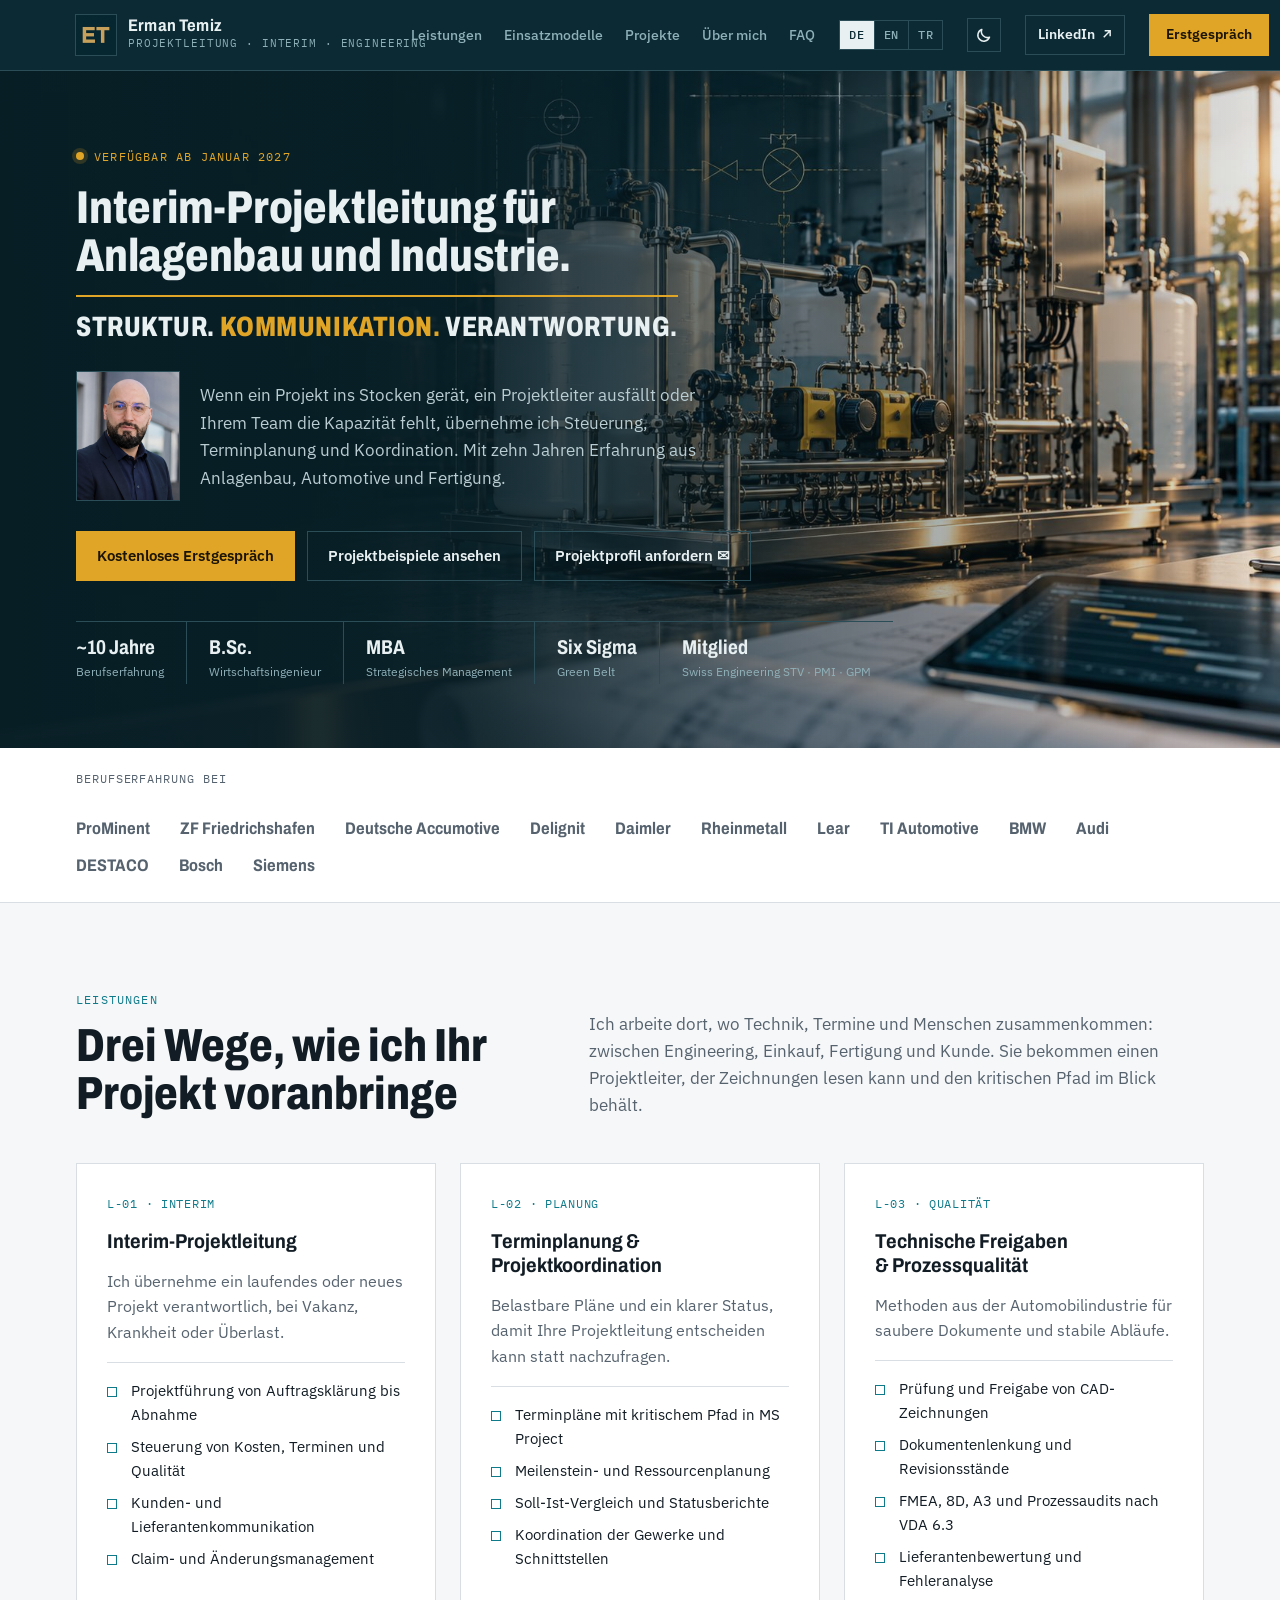
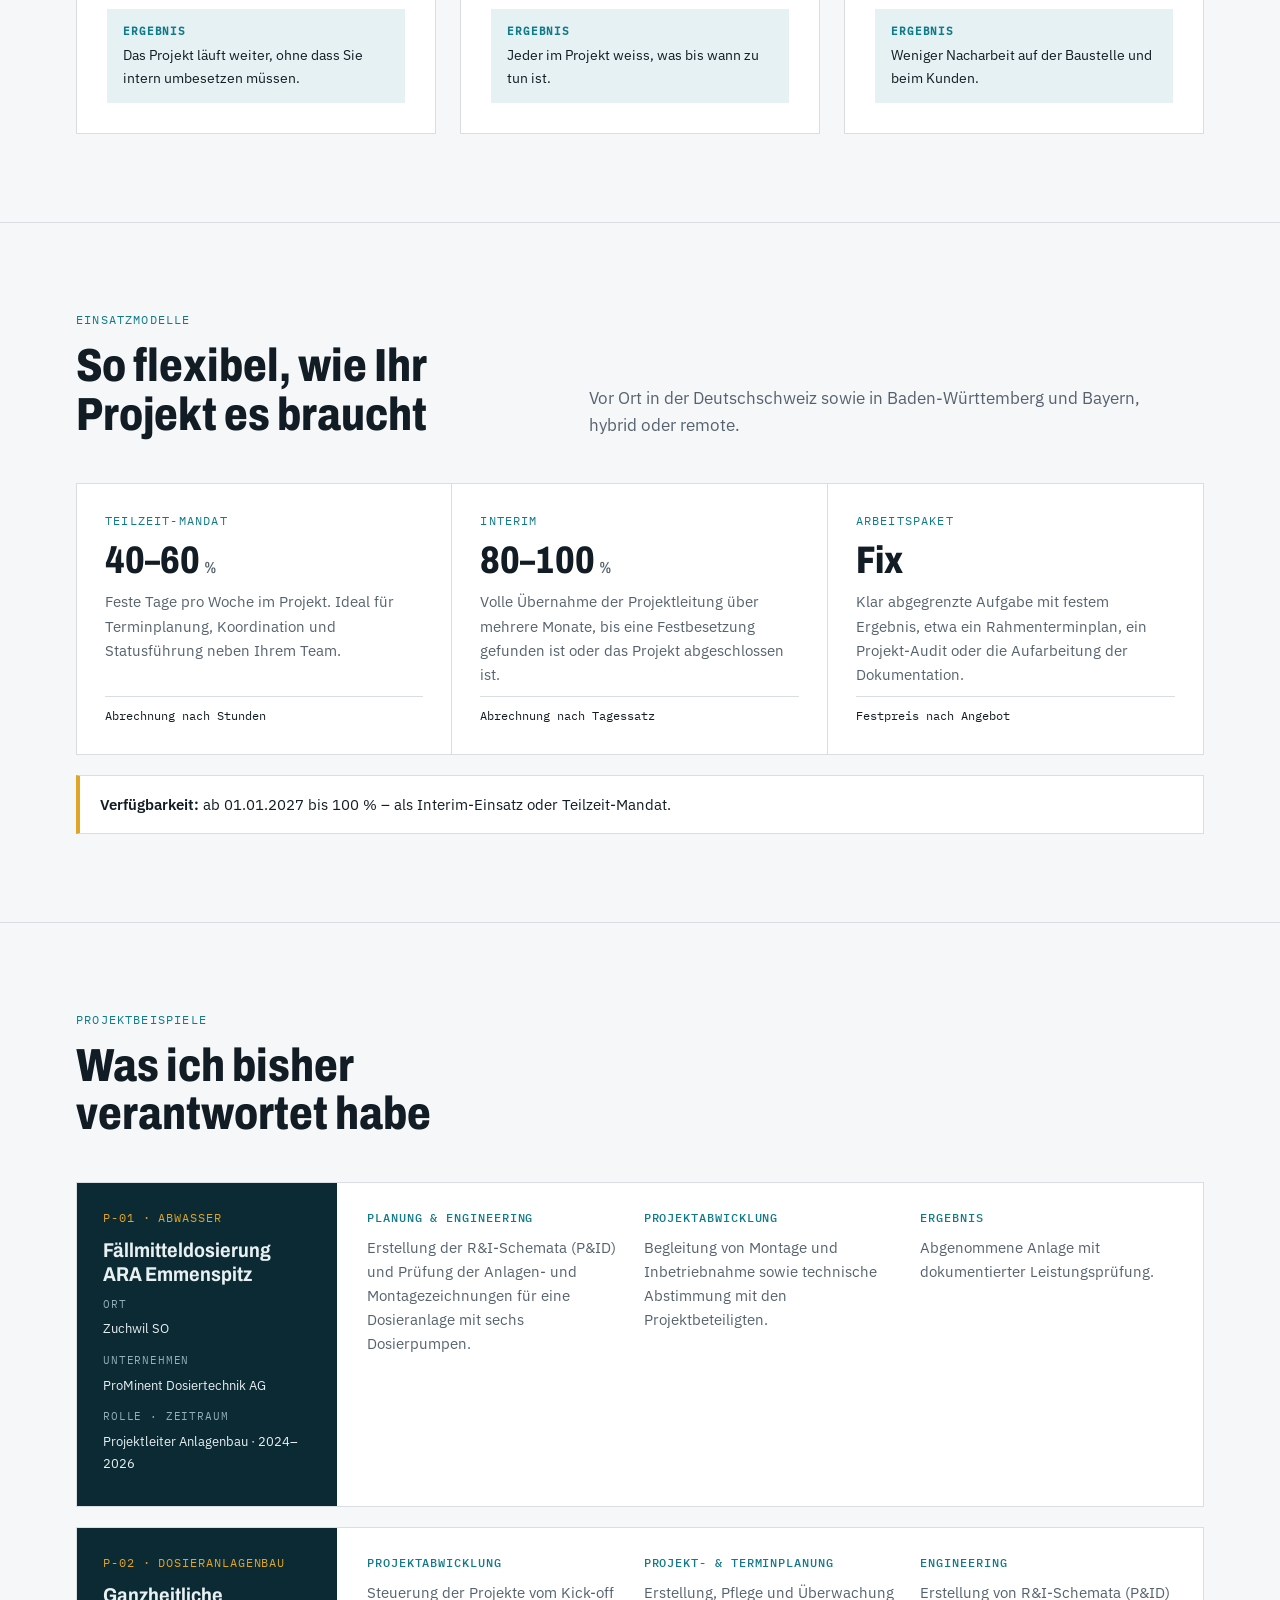
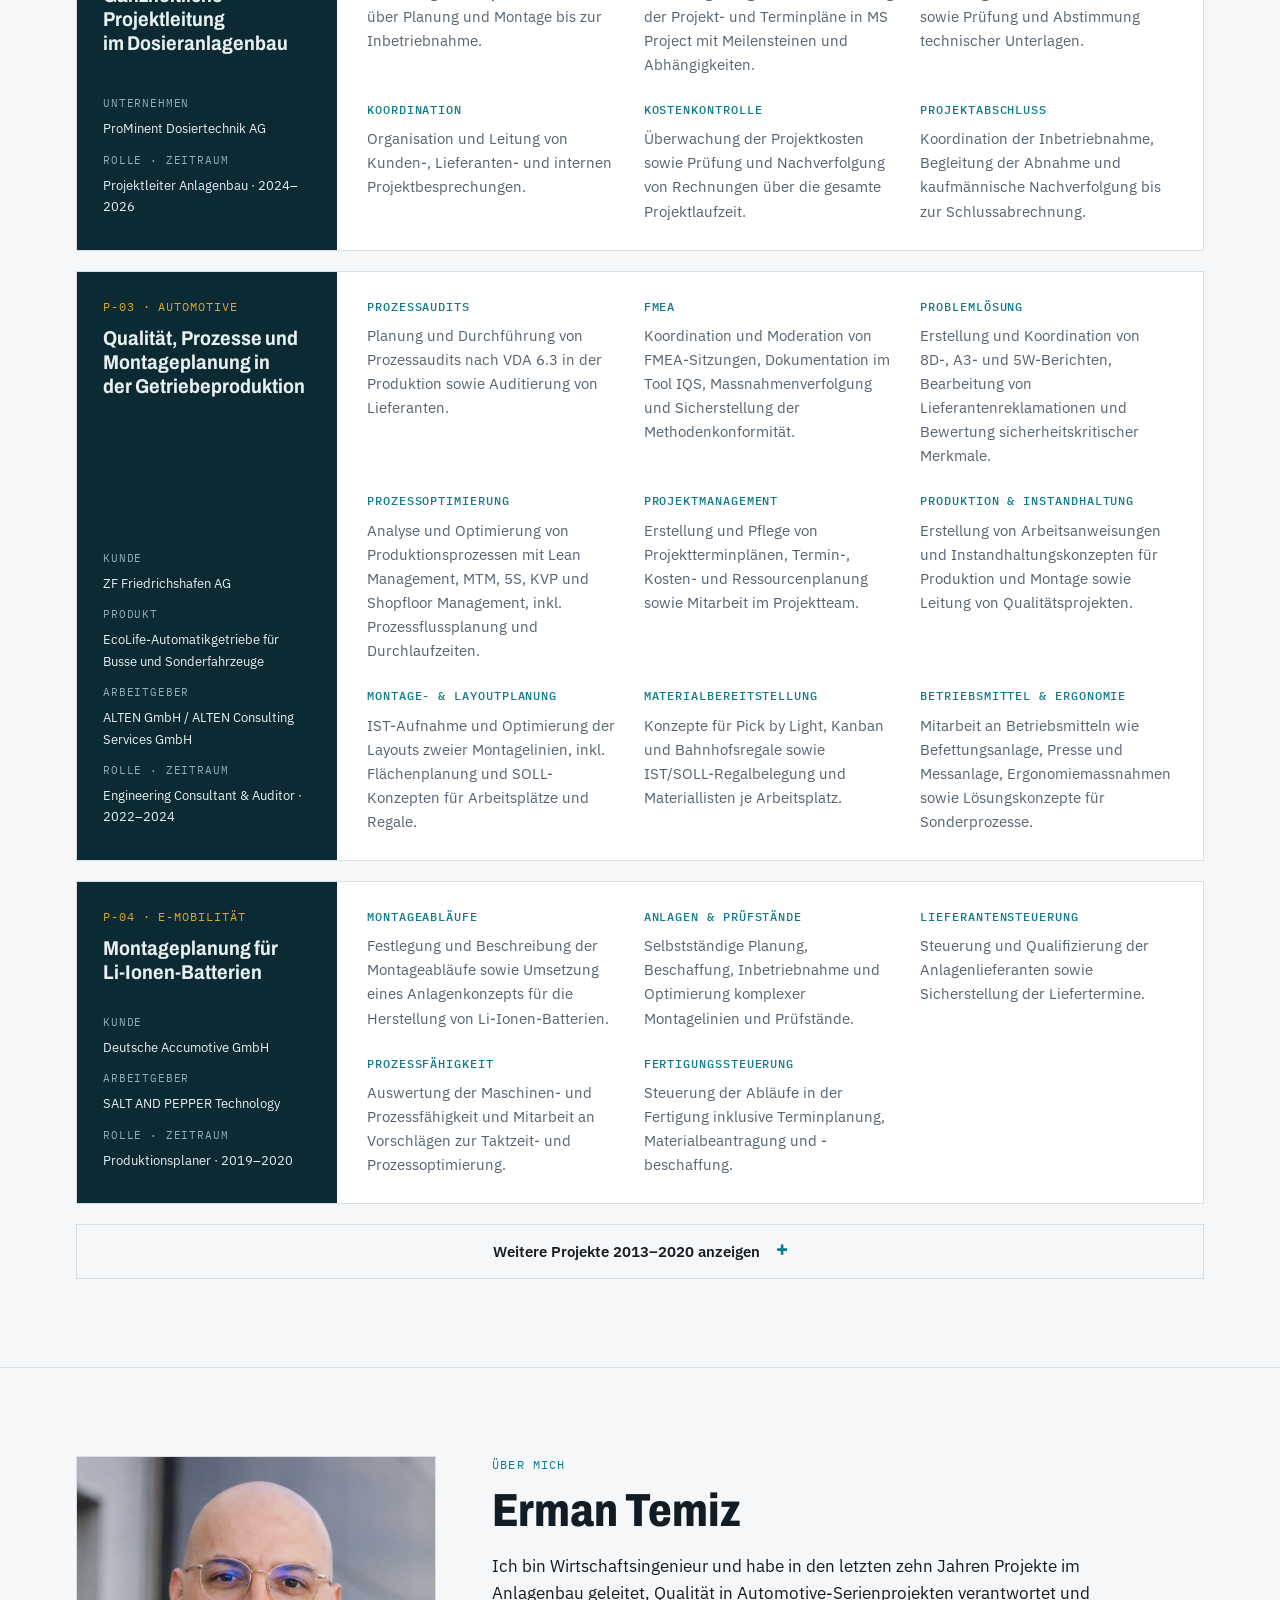
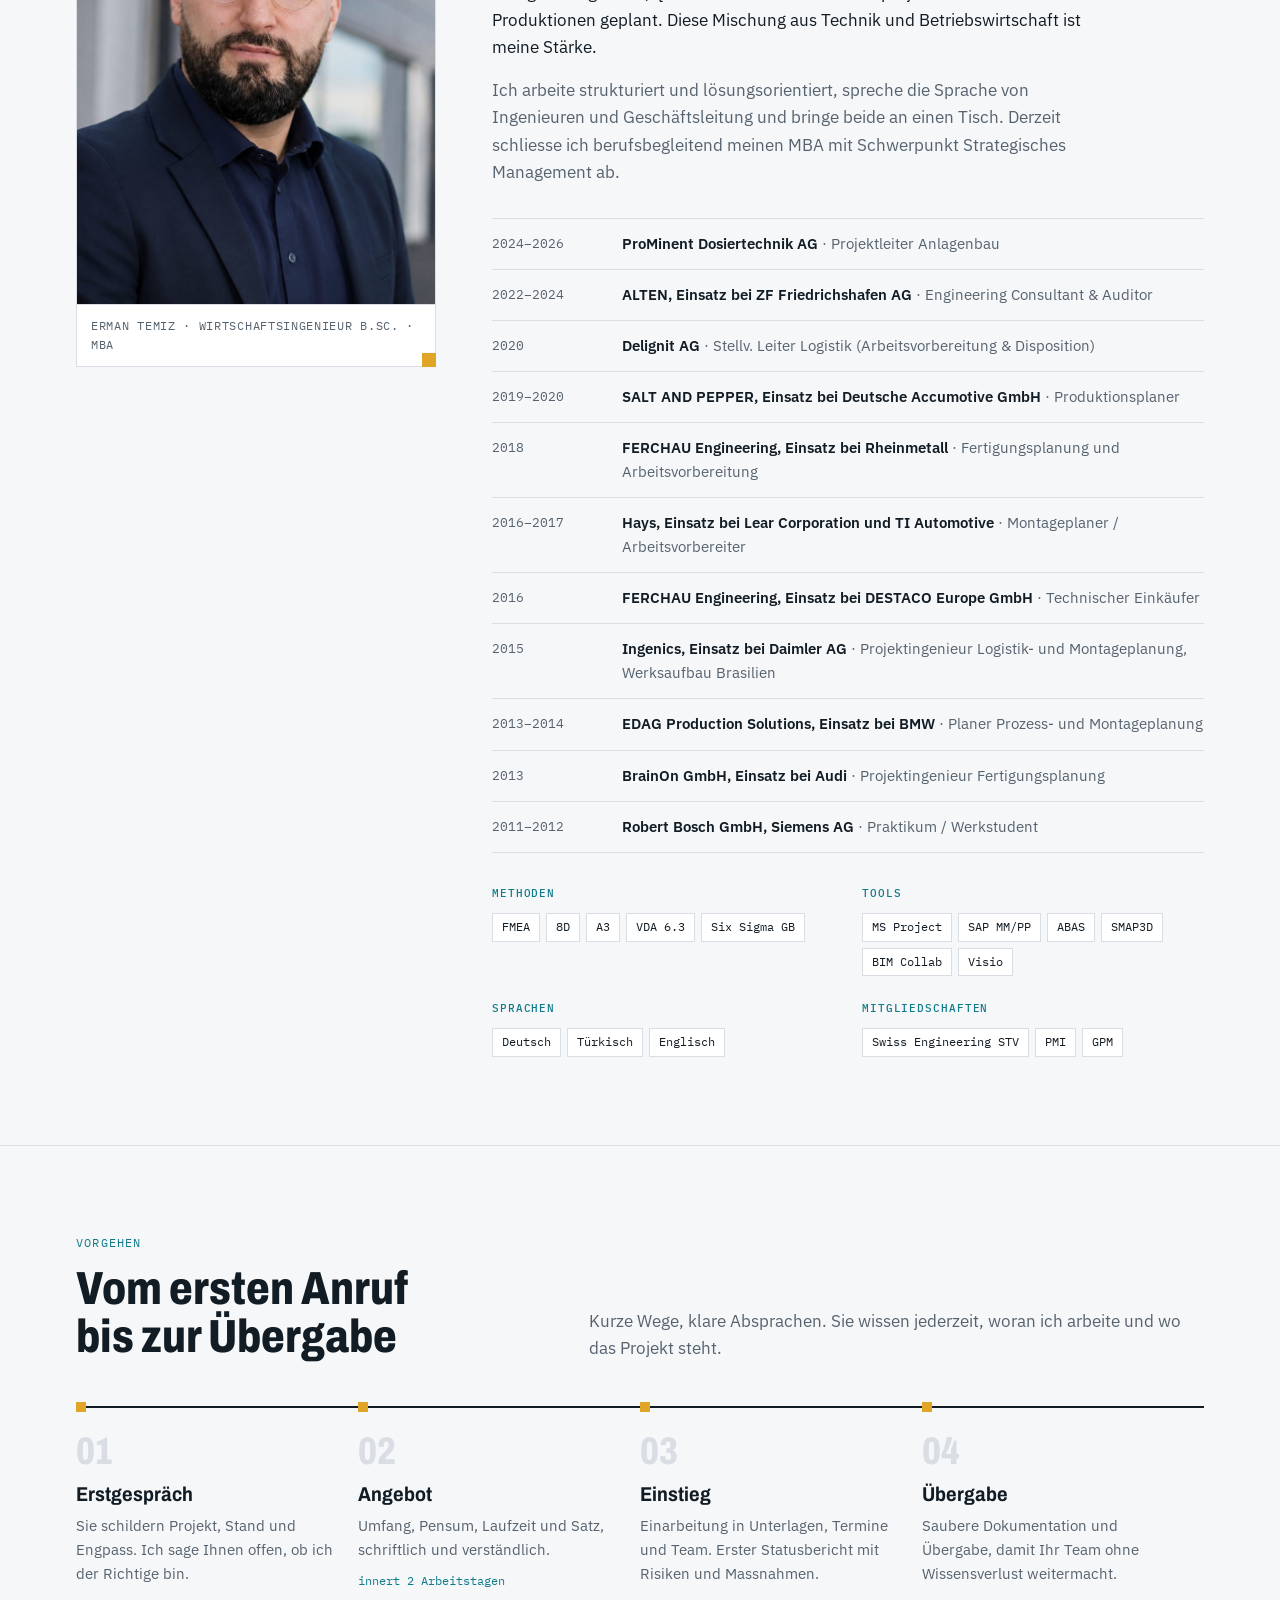
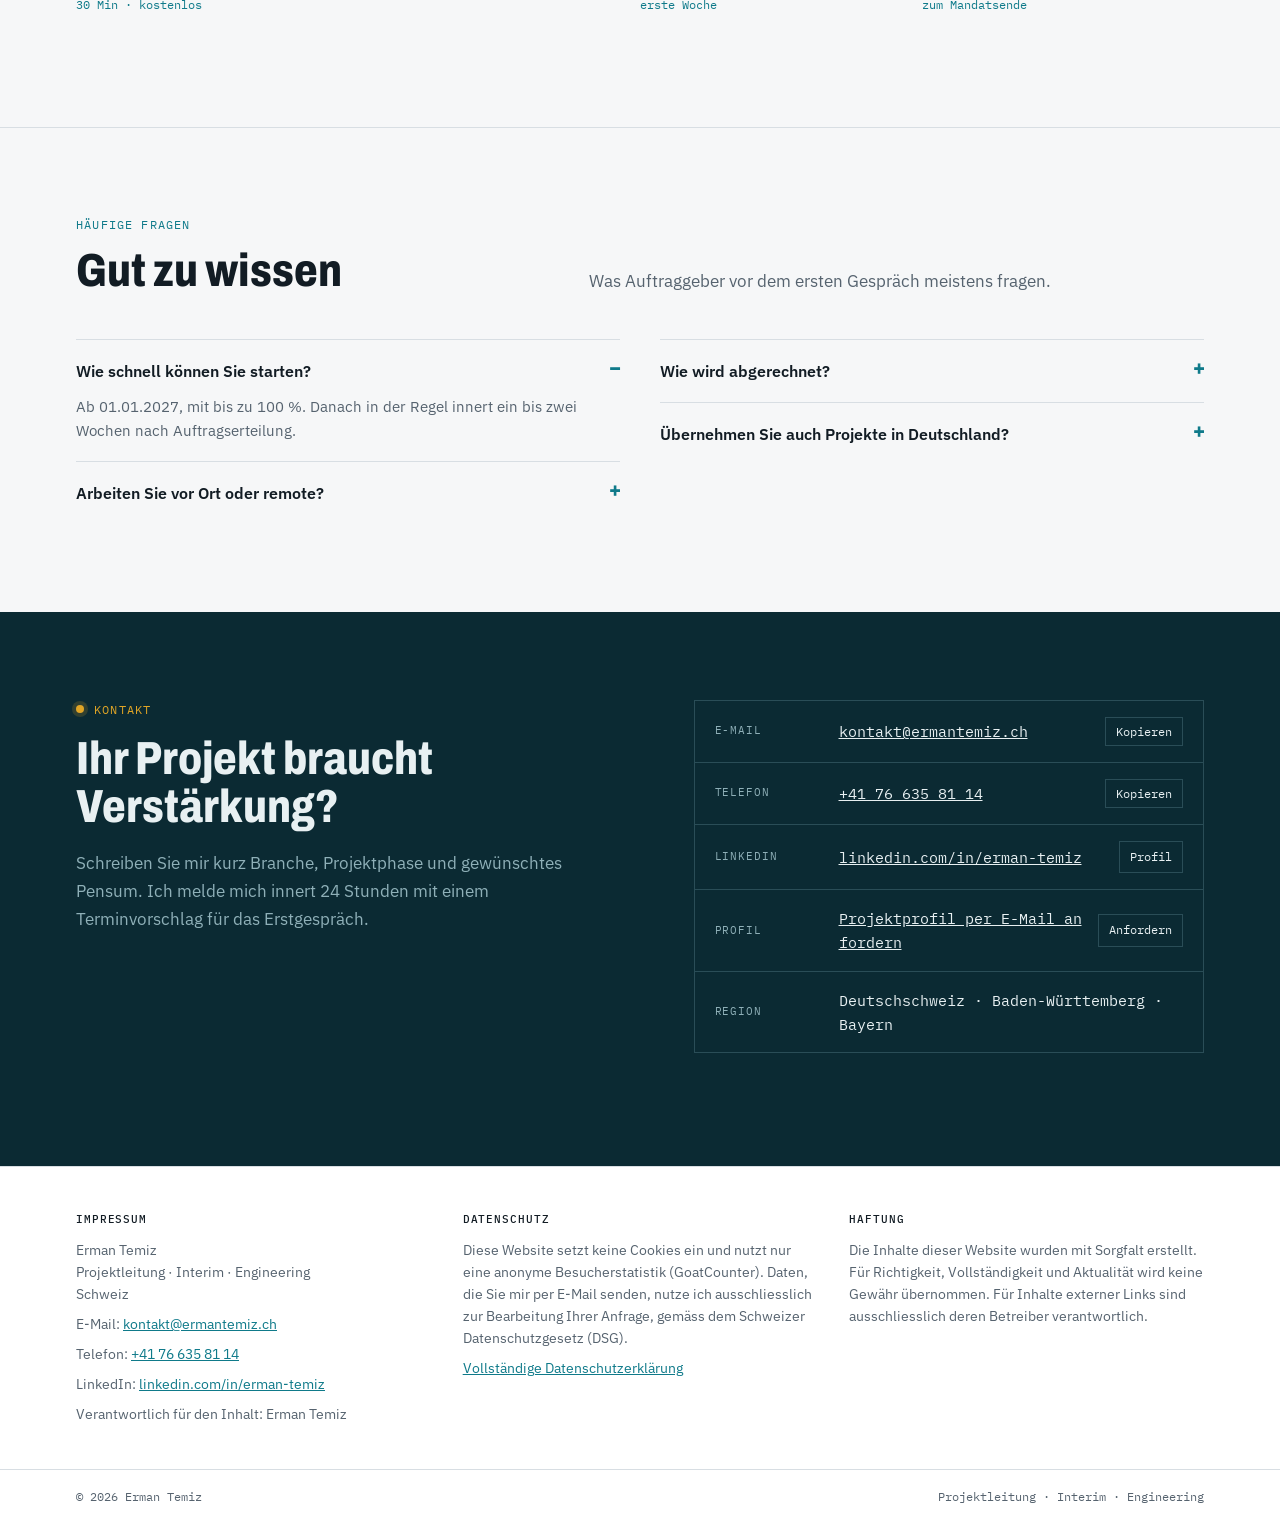
<file: index.html>
<!doctype html>
<html lang="de">
<head>
<meta charset="utf-8">
<meta name="viewport" content="width=device-width, initial-scale=1, viewport-fit=cover">
<title>Erman Temiz Projektleitung</title>
<meta name="description" content="Erman Temiz – Interim-Projektleitung, Projektkoordination und Terminplanung für Anlagenbau und Industrie in der Schweiz.">
<meta property="og:type" content="website">
<meta property="og:site_name" content="Erman Temiz">
<meta property="og:locale" content="de_CH">
<meta property="og:url" content="https://ermantemiz.ch/">
<meta property="og:title" content="Erman Temiz – Interim-Projektleitung für Anlagenbau und Industrie">
<meta property="og:description" content="Projektleitung, Terminplanung und Qualität für Anlagenbau und Industrie – in der Deutschschweiz, Baden-Württemberg und Bayern. Struktur. Kommunikation. Verantwortung.">
<meta property="og:image" content="https://ermantemiz.ch/img/og-image.jpg">
<meta property="og:image:width" content="1200">
<meta property="og:image:height" content="627">
<meta property="og:image:alt" content="Erman Temiz – Interim-Projektleitung für Anlagenbau und Industrie">
<meta name="twitter:card" content="summary_large_image">
<link rel="canonical" href="https://ermantemiz.ch/">
<link rel="alternate" hreflang="de" href="https://ermantemiz.ch/">
<link rel="alternate" hreflang="en" href="https://ermantemiz.ch/en/">
<link rel="alternate" hreflang="tr" href="https://ermantemiz.ch/tr/">
<link rel="alternate" hreflang="x-default" href="https://ermantemiz.ch/">
<link rel="icon" href="/favicon.ico" sizes="any">
<link rel="icon" type="image/png" sizes="32x32" href="/favicon-32.png">
<link rel="apple-touch-icon" href="/apple-touch-icon.png">
<link rel="stylesheet" href="fonts/fonts.css">
<script>try{var t=localStorage.getItem("theme");if(t==="dark"||t==="light")document.documentElement.dataset.theme=t}catch(e){}</script>
<style>
/* Layout: engineering consultancy. A deep petrol hero carrying a live P&ID line drawing; below, calm white sections on a strict 12-col grid, hairline rules, mono tag codes as in plant documentation. */
:root{
  --bg:#F6F7F8;
  --surface:#FFFFFF;
  --ink:#121C24;
  --muted:#56636F;
  --line:#D8DEE3;
  --band:#0B2A33;
  --band-ink:#E8F0F2;
  --band-muted:#8FB0B8;
  --band-line:#2A4D57;
  --accent:#0F7A8A;
  --accent-ink:#FFFFFF;
  --signal:#E0A526;
  --soft:#E6F1F3;
  --todo:#B4472E;
  --display:"Archivo","Arial Narrow",Arial,sans-serif;
  --body:"IBM Plex Sans",-apple-system,"Segoe UI",Roboto,sans-serif;
  --mono:"IBM Plex Mono",ui-monospace,Menlo,Consolas,monospace;
}
@media (prefers-color-scheme:dark){:root:not([data-theme="light"]){
  --bg:#0C1418;--surface:#121D22;--ink:#E5ECEF;--muted:#9AAAB2;--line:#26363D;
  --band:#081E25;--band-ink:#E8F0F2;--band-muted:#86A7AF;--band-line:#23444D;
  --accent:#4FB9C8;--accent-ink:#06171C;--signal:#F0B946;--soft:#15292F;--todo:#E9826A;color-scheme:dark}}
:root[data-theme="dark"]{
  --bg:#0C1418;--surface:#121D22;--ink:#E5ECEF;--muted:#9AAAB2;--line:#26363D;
  --band:#081E25;--band-ink:#E8F0F2;--band-muted:#86A7AF;--band-line:#23444D;
  --accent:#4FB9C8;--accent-ink:#06171C;--signal:#F0B946;--soft:#15292F;--todo:#E9826A;color-scheme:dark}

*{box-sizing:border-box}
html,body{margin:0}img{max-width:100%}[hidden]{display:none!important}
html{scroll-behavior:smooth}
@media (prefers-reduced-motion:reduce){html{scroll-behavior:auto}*{animation:none!important;transition:none!important}}
body{background:var(--bg);color:var(--ink);font-family:var(--body);font-size:16px;line-height:1.6}
body::before{content:"";position:fixed;inset:0 0 auto;height:env(safe-area-inset-top,0px);z-index:10;background:var(--band)}
a{color:var(--accent)}
:focus-visible{outline:2px solid var(--signal);outline-offset:3px}
.wrap{max-width:1160px;margin:0 auto;padding-left:max(16px,env(safe-area-inset-left,0px));padding-right:max(16px,env(safe-area-inset-right,0px))}
h1,h2,h3{font-family:var(--display);text-wrap:balance;margin:0}
p{margin:0}
.todo{border-bottom:1px dashed var(--todo);color:var(--todo)}

/* header */
header{position:sticky;top:env(safe-area-inset-top,0px);z-index:20;background:var(--band);color:var(--band-ink);border-bottom:1px solid var(--band-line)}
header .wrap{display:flex;align-items:center;gap:24px;padding-block:14px}
.logo{display:flex;align-items:center;gap:12px;text-decoration:none;color:inherit;margin-right:auto}
.mono-mark{width:40px;height:40px;border:1.5px solid var(--band-ink);display:grid;place-items:center;font-family:var(--display);font-weight:800;font-stretch:75%;font-size:1.05rem;letter-spacing:.02em;position:relative}
.mono-mark::after{content:"";position:absolute;right:-1.5px;bottom:-1.5px;width:10px;height:10px;background:var(--signal)}
.logo-img{width:40px;height:40px;display:block;flex:none;outline:1px solid var(--band-line)}
.logo-text b{display:block;font-family:var(--display);font-weight:700;font-stretch:85%;font-size:1.05rem;letter-spacing:.01em;line-height:1.1}
.logo-text span{display:block;font-family:var(--mono);font-size:.68rem;color:var(--band-muted);letter-spacing:.08em;text-transform:uppercase;white-space:nowrap}
nav{display:flex;gap:22px}
nav a{color:var(--band-muted);text-decoration:none;font-size:.88rem;font-weight:500;white-space:nowrap}
nav a:hover{color:var(--band-ink)}
.btn{display:inline-flex;align-items:center;justify-content:center;gap:8px;padding:12px 20px;font-family:var(--body);font-weight:600;font-size:.94rem;text-decoration:none;border:1px solid transparent;cursor:pointer;transition:background .15s,border-color .15s,color .15s;white-space:nowrap}
.btn-signal{background:var(--signal);color:#1B1404}
.btn-signal:hover{background:var(--band-ink)}
.btn-ghost{border-color:var(--band-line);color:var(--band-ink);background:transparent}
.btn-ghost:hover{border-color:var(--band-ink)}
.btn-dark{background:var(--ink);color:var(--surface)}
.btn-dark:hover{background:var(--accent);color:var(--accent-ink)}
header .btn{padding:9px 16px;font-size:.85rem}
@media (max-width:1240px){nav{display:none}}
@media (max-width:460px){header .btn{display:none}}
.li-link{display:inline-flex;align-items:center;gap:6px;padding:8px 12px;border:1px solid var(--band-line);color:var(--band-ink);text-decoration:none;font-size:.85rem;font-weight:600;white-space:nowrap;transition:border-color .15s}
.li-link:hover{border-color:var(--band-ink)}
.lang{display:flex;border:1px solid var(--band-line)}
.lang a{font-family:var(--mono);font-size:.74rem;font-weight:500;letter-spacing:.06em;padding:8px 9px;color:var(--band-muted);text-decoration:none;line-height:1}
.lang a + a{border-left:1px solid var(--band-line)}
.lang a:hover{color:var(--band-ink)}
.lang a[aria-current="page"]{background:var(--band-ink);color:var(--band)}
.theme-btn{display:inline-grid;place-items:center;width:34px;height:34px;padding:0;border:1px solid var(--band-line);background:transparent;color:var(--band-ink);cursor:pointer;transition:border-color .15s;flex:none}
.theme-btn:hover{border-color:var(--band-ink)}
.theme-btn svg{width:16px;height:16px;display:block}
.theme-btn .i-sun{display:none}
:root[data-theme="dark"] .theme-btn .i-sun{display:block}:root[data-theme="dark"] .theme-btn .i-moon{display:none}
@media (prefers-color-scheme:dark){:root:not([data-theme="light"]) .theme-btn .i-sun{display:block}:root:not([data-theme="light"]) .theme-btn .i-moon{display:none}}
@media (max-width:560px){.li-link{display:none}}
@media (max-width:760px){.logo-text span{display:none}}

/* hero */
.hero{background-color:var(--band);background-image:linear-gradient(90deg,rgba(8,30,37,.97) 0%,rgba(8,30,37,.9) 36%,rgba(8,30,37,.45) 62%,rgba(8,30,37,.08) 100%),url(img/hero-anlage.jpg);background-size:cover;background-position:right center;color:var(--band-ink);overflow:hidden}
.hero .wrap{display:block;padding-block:76px 64px}
.hero-text{max-width:620px;min-width:0}
@media (max-width:900px){.hero{background-image:linear-gradient(180deg,rgba(8,30,37,.93) 0%,rgba(8,30,37,.86) 100%),url(img/hero-anlage.jpg);background-position:70% center}.hero .wrap{padding-block:48px}}
.eyebrow{font-family:var(--mono);font-size:.75rem;letter-spacing:.1em;text-transform:uppercase;color:var(--signal);display:flex;align-items:center;gap:10px}
.eyebrow::before{content:"";width:8px;height:8px;background:var(--signal);border-radius:50%;box-shadow:0 0 0 4px rgba(224,165,38,.18)}
.hero h1{font-size:clamp(1.9rem,3.6vw,2.9rem);font-weight:800;font-stretch:80%;line-height:1.05;letter-spacing:-.005em;margin-top:18px}
.slogan{font-family:var(--display);font-weight:800;font-stretch:75%;text-transform:uppercase;font-size:clamp(1.25rem,2.3vw,1.75rem);line-height:1.15;letter-spacing:.02em;color:var(--band-ink);margin-top:14px;padding-top:14px;border-top:2px solid var(--signal);display:inline-block}
.slogan .hl{font-style:normal;color:var(--signal)}
.hero-me{display:flex;gap:20px;align-items:center;margin-top:28px}
.hero-me img{width:104px;height:130px;object-fit:cover;flex:none;border:1px solid var(--band-line);background:var(--band)}
.hero .lead{font-size:1.08rem;color:#B9CDD2;margin:0;max-width:52ch;min-width:0}
@media (max-width:480px){.hero-me{align-items:flex-start;gap:14px}.hero-me img{width:78px;height:98px}.hero .lead{font-size:1rem}}
.hero .cta{display:flex;flex-wrap:wrap;gap:12px;margin-top:30px}
@media (min-width:901px){.hero .cta{width:max-content;max-width:760px}}
.creds{display:grid;grid-template-columns:repeat(5,auto);justify-content:start;gap:0;margin-top:40px;border-top:1px solid var(--band-line)}
@media (min-width:901px){.creds{width:max-content}}
@media (max-width:1100px) and (min-width:561px){.creds{grid-template-columns:repeat(3,auto);row-gap:14px}.creds div:nth-child(3){border-right:0;margin-right:0}}
.creds div{padding:14px 22px 0 0;margin-right:22px;border-right:1px solid var(--band-line)}
.creds div:last-child{border-right:0;margin-right:0}
.creds b{display:block;font-family:var(--display);font-stretch:80%;font-weight:700;font-size:1.25rem;line-height:1.1}
.creds span{font-size:.78rem;color:var(--band-muted)}
@media (max-width:560px){.creds{grid-template-columns:1fr 1fr}.creds div{border-right:0;margin-right:0}.creds div:last-child{grid-column:1/-1}}


/* experience strip */
.strip{background:var(--surface);border-bottom:1px solid var(--line)}
.strip .wrap{display:flex;align-items:center;gap:28px;flex-wrap:wrap;padding-block:22px}
.strip small{font-family:var(--mono);font-size:.72rem;letter-spacing:.08em;text-transform:uppercase;color:var(--muted)}
.strip ul{display:flex;flex-wrap:wrap;gap:10px 30px;list-style:none;margin:0;padding:0}
.strip li{font-family:var(--display);font-weight:700;font-stretch:85%;font-size:1.05rem;color:var(--muted)}

/* sections */
section.blk{padding-block:88px}
section.blk + section.blk{border-top:1px solid var(--line)}
@media (max-width:700px){section.blk{padding-block:56px}}
.sec-head{display:grid;grid-template-columns:1fr 1.3fr;gap:40px;align-items:end;margin-bottom:44px}
.sec-head > *{min-width:0}
@media (max-width:820px){.sec-head{grid-template-columns:1fr;gap:16px}}
.kicker{font-family:var(--mono);font-size:.74rem;letter-spacing:.1em;text-transform:uppercase;color:var(--accent);margin-bottom:12px}
h2{font-size:clamp(1.9rem,3.8vw,2.9rem);font-weight:800;font-stretch:80%;line-height:1.04}
.sec-head p{color:var(--muted);font-size:1.05rem;max-width:60ch}
h3{font-size:1.25rem;font-weight:700;font-stretch:88%;line-height:1.2}

/* services */
.svc-grid{display:grid;grid-template-columns:repeat(3,1fr);gap:24px}
@media (max-width:960px){.svc-grid{grid-template-columns:1fr}}
.svc{background:var(--surface);border:1px solid var(--line);padding:30px;display:flex;flex-direction:column;gap:16px;min-width:0}
.svc .code{font-family:var(--mono);font-size:.75rem;color:var(--accent);letter-spacing:.06em}
.svc p{color:var(--muted)}
.svc ul{margin:0;padding:0;list-style:none;display:grid;gap:8px;border-top:1px solid var(--line);padding-top:16px}
.svc li{display:grid;grid-template-columns:14px 1fr;gap:10px;font-size:.94rem}
.svc li::before{content:"";width:8px;height:8px;border:1.5px solid var(--accent);margin-top:8px}
.svc .out{margin-top:auto;background:var(--soft);padding:14px 16px;font-size:.9rem}
.svc .out b{display:block;font-family:var(--mono);font-size:.7rem;letter-spacing:.08em;text-transform:uppercase;color:var(--accent);margin-bottom:2px}

/* models */
.models{display:grid;grid-template-columns:repeat(3,1fr);border:1px solid var(--line);background:var(--surface)}
@media (max-width:860px){.models{grid-template-columns:1fr}}
.model{padding:28px;border-right:1px solid var(--line);display:flex;flex-direction:column;gap:10px;min-width:0}
.model:last-child{border-right:0}
@media (max-width:860px){.model{border-right:0;border-bottom:1px solid var(--line)}.model:last-child{border-bottom:0}}
.model .pens{font-family:var(--display);font-stretch:78%;font-weight:800;font-size:2.4rem;line-height:1;font-variant-numeric:tabular-nums}
.model .pens small{font-size:1rem;font-weight:600;color:var(--muted);margin-left:4px}
.model p{color:var(--muted);font-size:.95rem}
.model .meta{font-family:var(--mono);font-size:.74rem;color:var(--ink);border-top:1px solid var(--line);padding-top:10px;margin-top:auto}
.avail-note{margin-top:20px;display:flex;gap:14px;align-items:flex-start;background:var(--surface);border:1px solid var(--line);border-left:4px solid var(--signal);padding:16px 20px}
.avail-note p{font-size:.95rem}

/* cases */
.cases{display:grid;gap:20px}
.case{display:grid;grid-template-columns:260px 1fr;background:var(--surface);border:1px solid var(--line)}
.case > *{min-width:0}
@media (max-width:820px){.case{grid-template-columns:1fr}}
.case-side{background:var(--band);color:var(--band-ink);padding:26px;display:flex;flex-direction:column;gap:10px}
.case-side .code{font-family:var(--mono);font-size:.72rem;color:var(--signal);letter-spacing:.08em}
.case-side h3{color:var(--band-ink)}
.case-side dl{margin:auto 0 0;display:grid;gap:6px;font-size:.84rem}
.case-side dt{font-family:var(--mono);font-size:.66rem;letter-spacing:.08em;text-transform:uppercase;color:var(--band-muted)}
.case-side dd{margin:0 0 6px}
.case-body{padding:26px 30px;display:grid;grid-template-columns:repeat(2,1fr);gap:24px}
.case-body.case-3{grid-template-columns:repeat(3,1fr)}
@media (max-width:820px){.case-body,.case-body.case-3{grid-template-columns:1fr}}
.case-body h4{font-family:var(--mono);font-size:.72rem;letter-spacing:.08em;text-transform:uppercase;color:var(--accent);margin:0 0 8px;font-weight:500}
.case-body p{font-size:.94rem;color:var(--muted)}

/* about */
.about{display:grid;grid-template-columns:360px 1fr;gap:56px;align-items:start}
.about > *{min-width:0}
@media (max-width:900px){.about{grid-template-columns:1fr;gap:32px}}
.portrait{margin:0;max-width:100%;position:relative;border:1px solid var(--line);background:var(--surface)}
.portrait img{display:block;width:100%;height:auto;aspect-ratio:4/5;object-fit:cover}
.portrait::after{content:"";position:absolute;right:-1px;bottom:-1px;width:14px;height:14px;background:var(--signal)}
.portrait figcaption{font-family:var(--mono);font-size:.72rem;letter-spacing:.06em;text-transform:uppercase;color:var(--muted);padding:12px 14px;border-top:1px solid var(--line)}
.about-text p{font-size:1.06rem;max-width:62ch}
.about-text p + p{margin-top:16px}
.about-text .muted{color:var(--muted)}
.cv{margin-top:32px;border-top:1px solid var(--line)}
.cv-row{display:grid;grid-template-columns:110px 1fr;gap:20px;padding-block:13px;border-bottom:1px solid var(--line);font-size:.94rem}
.cv-row > *{min-width:0}
.cv-row time{font-family:var(--mono);font-size:.8rem;color:var(--muted);font-variant-numeric:tabular-nums;padding-top:2px}
.cv-row b{font-weight:600}
.cv-row span{color:var(--muted)}
.skills{display:grid;grid-template-columns:repeat(2,1fr);gap:24px 28px;margin-top:32px}
@media (max-width:640px){.skills{grid-template-columns:1fr}}
.skills h4{font-family:var(--mono);font-size:.7rem;letter-spacing:.08em;text-transform:uppercase;color:var(--accent);margin:0 0 10px;font-weight:500}
.chips{display:flex;flex-wrap:wrap;gap:6px}
.chip{font-family:var(--mono);font-size:.74rem;padding:4px 9px;border:1px solid var(--line);background:var(--surface)}

/* process */
.steps{display:grid;grid-template-columns:repeat(4,1fr);gap:0;list-style:none;margin:0;padding:0;counter-reset:s}
@media (max-width:900px){.steps{grid-template-columns:1fr 1fr}}
@media (max-width:520px){.steps{grid-template-columns:1fr}}
.steps li{counter-increment:s;padding:24px 24px 24px 0;border-top:2px solid var(--ink);position:relative;min-width:0}
.steps li::before{content:counter(s,decimal-leading-zero);font-family:var(--display);font-stretch:75%;font-weight:800;font-size:2.4rem;color:var(--line);line-height:1;display:block;margin-bottom:12px}
.steps li::after{content:"";position:absolute;top:-6px;left:0;width:10px;height:10px;background:var(--signal)}
.steps p{color:var(--muted);font-size:.94rem;margin-top:8px}
.steps .dur{font-family:var(--mono);font-size:.72rem;color:var(--accent);margin-top:10px;display:block}

/* faq */
.faq{display:grid;grid-template-columns:1fr 1fr;gap:0 40px}
@media (max-width:820px){.faq{grid-template-columns:1fr}}
details{border-top:1px solid var(--line);padding-block:18px}
summary{cursor:pointer;font-weight:600;font-size:1.02rem;list-style:none;display:flex;justify-content:space-between;gap:16px}
summary::-webkit-details-marker{display:none}
summary::after{content:"+";font-family:var(--mono);color:var(--accent);font-size:1.2rem;line-height:1}
details[open] summary::after{content:"–"}
details p{color:var(--muted);margin-top:10px;font-size:.95rem;max-width:60ch}
.more{border-top:0;padding-block:0;margin-top:20px}
.more>summary{justify-content:center;border:1px solid var(--line);padding:14px 20px;font-size:.95rem}
.more>summary:hover{border-color:var(--accent)}
.more>.cases{margin-top:20px}

/* contact */
.contact{background:var(--band);color:var(--band-ink)}
.contact .wrap{display:grid;grid-template-columns:1.1fr 1fr;gap:56px;padding-block:88px}
.contact .wrap > *{min-width:0}
@media (max-width:860px){.contact .wrap{grid-template-columns:1fr;padding-block:56px;gap:36px}}
.contact h2{color:var(--band-ink)}
.contact .lead{color:var(--band-muted);font-size:1.08rem;margin-top:18px;max-width:52ch}
.ccard{border:1px solid var(--band-line);display:grid}
.crow{display:grid;grid-template-columns:110px 1fr auto;gap:14px;align-items:center;padding:16px 20px;border-bottom:1px solid var(--band-line)}
.crow:last-child{border-bottom:0}
.crow > *{min-width:0}
.crow .k{font-family:var(--mono);font-size:.7rem;letter-spacing:.08em;text-transform:uppercase;color:var(--band-muted)}
.crow .v{font-family:var(--mono);font-size:.95rem;word-break:break-all}
.crow .v a{color:var(--band-ink)}
.crow .todo{color:var(--signal);border-color:var(--signal)}
.copy{background:transparent;border:1px solid var(--band-line);color:var(--band-ink);font-family:var(--mono);font-size:.72rem;padding:6px 10px;cursor:pointer}
.copy:hover{border-color:var(--band-ink)}
@media (max-width:480px){.crow{grid-template-columns:1fr auto}.crow .k{grid-column:1/-1}}
.copy-note{font-family:var(--mono);font-size:.75rem;color:var(--signal);min-height:1.2em;margin-top:10px}

/* footer / legal */
footer{background:var(--surface);border-top:1px solid var(--line)}
.legal{display:grid;grid-template-columns:repeat(3,1fr);gap:32px;padding-block:44px;font-size:.86rem;color:var(--muted)}
.legal > *{min-width:0}
@media (max-width:820px){.legal{grid-template-columns:1fr}}
.legal h4{font-family:var(--mono);font-size:.7rem;letter-spacing:.08em;text-transform:uppercase;color:var(--ink);margin:0 0 10px;font-weight:500}
.legal p + p{margin-top:8px}
.foot-bar{border-top:1px solid var(--line)}
.foot-bar .wrap{display:flex;justify-content:space-between;flex-wrap:wrap;gap:10px;padding-block:18px 32px;font-family:var(--mono);font-size:.72rem;color:var(--muted)}
</style>
</head>
<body>

<header>
  <div class="wrap">
    <a class="logo" href="#start" aria-label="Erman Temiz, zum Seitenanfang">
      <img class="logo-img" src="img/logo-et-160.png" width="40" height="40" alt="">
      <span class="logo-text"><b>Erman Temiz</b><span>Projektleitung · Interim · Engineering</span></span>
    </a>
    <nav aria-label="Hauptnavigation">
      <a href="#leistungen">Leistungen</a>
      <a href="#einsatz">Einsatzmodelle</a>
      <a href="#projekte">Projekte</a>
      <a href="#ueber-mich">Über mich</a>
      <a href="#faq">FAQ</a>
    </nav>
    <div class="lang" role="group" aria-label="Sprache"><a href="https://ermantemiz.ch/" lang="de" hreflang="de" aria-current="page">DE</a><a href="https://ermantemiz.ch/en/" lang="en" hreflang="en">EN</a><a href="https://ermantemiz.ch/tr/" lang="tr" hreflang="tr">TR</a></div>
    <button class="theme-btn" type="button" id="themeToggle" aria-label="Hell-/Dunkelmodus umschalten" title="Hell-/Dunkelmodus umschalten" hidden><svg class="i-moon" viewBox="0 0 16 16" aria-hidden="true"><path d="M13.5 10.2A6 6 0 0 1 5.8 2.5a6 6 0 1 0 7.7 7.7z" fill="none" stroke="currentColor" stroke-width="1.5" stroke-linejoin="round"/></svg><svg class="i-sun" viewBox="0 0 16 16" aria-hidden="true"><circle cx="8" cy="8" r="3" fill="none" stroke="currentColor" stroke-width="1.5"/><path d="M8 1v2M8 13v2M1 8h2M13 8h2M3 3l1.4 1.4M11.6 11.6 13 13M3 13l1.4-1.4M11.6 4.4 13 3" stroke="currentColor" stroke-width="1.5" stroke-linecap="round"/></svg></button>
    <a class="li-link" href="https://www.linkedin.com/in/erman-temiz/" target="_blank" rel="noopener" aria-label="LinkedIn-Profil von Erman Temiz (öffnet in neuem Tab)">LinkedIn<svg viewBox="0 0 12 12" width="11" height="11" aria-hidden="true"><path d="M4 2h6v6M10 2 3 9" fill="none" stroke="currentColor" stroke-width="1.6"/></svg></a>
    <a class="btn btn-signal" href="#kontakt">Erstgespräch</a>
  </div>
</header>

<main>
  <section class="hero" id="start">
    <div class="wrap">
      <div class="hero-text">
        <div class="eyebrow">Verfügbar ab Januar 2027</div>
        <h1>Interim-Projektleitung für Anlagenbau und Industrie.</h1>
        <p class="slogan">Struktur. <em class="hl">Kommunikation.</em> Verantwortung.</p>
        <div class="hero-me">
          <img src="img/erman-temiz.jpg" width="104" height="130" alt="Porträt von Erman Temiz">
          <p class="lead">Wenn ein Projekt ins Stocken gerät, ein Projektleiter ausfällt oder Ihrem Team die Kapazität fehlt, übernehme ich Steuerung, Terminplanung und Koordination. Mit zehn Jahren Erfahrung aus Anlagenbau, Automotive und Fertigung.</p>
        </div>
        <div class="cta">
          <a class="btn btn-signal" href="#kontakt">Kostenloses Erstgespräch</a>
          <a class="btn btn-ghost" href="#projekte">Projektbeispiele ansehen</a>
          <a class="btn btn-ghost" href="mailto:kontakt@ermantemiz.ch?subject=Anfrage%20Projektprofil%20%E2%80%93%20Erman%20Temiz&amp;body=Guten%20Tag%20Herr%20Temiz%0A%0Abitte%20senden%20Sie%20mir%20Ihr%20Projektprofil%20%28PDF%29.%0A%0AFirma%3A%0AName%3A%0AAnlass%20/%20Projekt%3A%0A%0AFreundliche%20Gr%C3%BCsse%0A" data-goatcounter-click="projektprofil-anfrage-hero">Projektprofil anfordern ✉</a>
        </div>
        <div class="creds">
          <div><b>~10 Jahre</b><span>Berufserfahrung</span></div>
          <div><b>B.Sc.</b><span>Wirtschaftsingenieur</span></div>
          <div><b>MBA</b><span>Strategisches Management</span></div>
          <div><b>Six Sigma</b><span>Green Belt</span></div>
          <div><b>Mitglied</b><span>Swiss Engineering STV · PMI · GPM</span></div>
        </div>
      </div>
    </div>
  </section>

  <div class="strip">
    <div class="wrap">
      <small>Berufserfahrung bei</small>
      <ul>
        <li>ProMinent</li><li>ZF Friedrichshafen</li><li>Deutsche Accumotive</li><li>Delignit</li><li>Daimler</li><li>Rheinmetall</li><li>Lear</li><li>TI Automotive</li><li>BMW</li><li>Audi</li><li>DESTACO</li><li>Bosch</li><li>Siemens</li>
      </ul>
    </div>
  </div>

  <section class="blk" id="leistungen">
    <div class="wrap">
      <div class="sec-head">
        <div><div class="kicker">Leistungen</div><h2>Drei Wege, wie ich Ihr Projekt voranbringe</h2></div>
        <p>Ich arbeite dort, wo Technik, Termine und Menschen zusammenkommen: zwischen Engineering, Einkauf, Fertigung und Kunde. Sie bekommen einen Projektleiter, der Zeichnungen lesen kann und den kritischen Pfad im Blick behält.</p>
      </div>
      <div class="svc-grid">
        <article class="svc">
          <span class="code">L-01 · INTERIM</span>
          <h3>Interim-Projektleitung</h3>
          <p>Ich übernehme ein laufendes oder neues Projekt verantwortlich, bei Vakanz, Krankheit oder Überlast.</p>
          <ul>
            <li>Projektführung von Auftragsklärung bis Abnahme</li>
            <li>Steuerung von Kosten, Terminen und Qualität</li>
            <li>Kunden- und Lieferantenkommunikation</li>
            <li>Claim- und Änderungsmanagement</li>
          </ul>
          <div class="out"><b>Ergebnis</b>Das Projekt läuft weiter, ohne dass Sie intern umbesetzen müssen.</div>
        </article>
        <article class="svc">
          <span class="code">L-02 · PLANUNG</span>
          <h3>Terminplanung &amp; Projektkoordination</h3>
          <p>Belastbare Pläne und ein klarer Status, damit Ihre Projektleitung entscheiden kann statt nachzufragen.</p>
          <ul>
            <li>Terminpläne mit kritischem Pfad in MS Project</li>
            <li>Meilenstein- und Ressourcenplanung</li>
            <li>Soll-Ist-Vergleich und Statusberichte</li>
            <li>Koordination der Gewerke und Schnittstellen</li>
          </ul>
          <div class="out"><b>Ergebnis</b>Jeder im Projekt weiss, was bis wann zu tun ist.</div>
        </article>
        <article class="svc">
          <span class="code">L-03 · QUALITÄT</span>
          <h3>Technische Freigaben &amp; Prozessqualität</h3>
          <p>Methoden aus der Automobilindustrie für saubere Dokumente und stabile Abläufe.</p>
          <ul>
            <li>Prüfung und Freigabe von CAD-Zeichnungen</li>
            <li>Dokumentenlenkung und Revisionsstände</li>
            <li>FMEA, 8D, A3 und Prozessaudits nach VDA 6.3</li>
            <li>Lieferantenbewertung und Fehleranalyse</li>
          </ul>
          <div class="out"><b>Ergebnis</b>Weniger Nacharbeit auf der Baustelle und beim Kunden.</div>
        </article>
      </div>
    </div>
  </section>

  <section class="blk" id="einsatz">
    <div class="wrap">
      <div class="sec-head">
        <div><div class="kicker">Einsatzmodelle</div><h2>So flexibel, wie Ihr Projekt es braucht</h2></div>
        <p>Vor Ort in der Deutschschweiz sowie in Baden-Württemberg und Bayern, hybrid oder remote.</p>
      </div>
      <div class="models">
        <div class="model">
          <span class="kicker" style="margin:0">Teilzeit-Mandat</span>
          <div class="pens">40–60<small>%</small></div>
          <p>Feste Tage pro Woche im Projekt. Ideal für Terminplanung, Koordination und Statusführung neben Ihrem Team.</p>
          <div class="meta">Abrechnung nach Stunden</div>
        </div>
        <div class="model">
          <span class="kicker" style="margin:0">Interim</span>
          <div class="pens">80–100<small>%</small></div>
          <p>Volle Übernahme der Projektleitung über mehrere Monate, bis eine Festbesetzung gefunden ist oder das Projekt abgeschlossen ist.</p>
          <div class="meta">Abrechnung nach Tagessatz</div>
        </div>
        <div class="model">
          <span class="kicker" style="margin:0">Arbeitspaket</span>
          <div class="pens">Fix</div>
          <p>Klar abgegrenzte Aufgabe mit festem Ergebnis, etwa ein Rahmenterminplan, ein Projekt-Audit oder die Aufarbeitung der Dokumentation.</p>
          <div class="meta">Festpreis nach Angebot</div>
        </div>
      </div>
      <div class="avail-note">
        <p><b>Verfügbarkeit:</b> ab 01.01.2027 bis 100 % – als Interim-Einsatz oder Teilzeit-Mandat.</p>
      </div>
    </div>
  </section>

  <section class="blk" id="projekte">
    <div class="wrap">
      <div class="sec-head">
        <div><div class="kicker">Projektbeispiele</div><h2>Was ich bisher verantwortet habe</h2></div>
      </div>
      <div class="cases">
        <article class="case">
          <div class="case-side">
            <span class="code">P-01 · ABWASSER</span>
            <h3>Fällmitteldosierung ARA Emmenspitz</h3>
            <dl>
              <dt>Ort</dt><dd>Zuchwil SO</dd>
              <dt>Unternehmen</dt><dd>ProMinent Dosiertechnik AG</dd>
              <dt>Rolle · Zeitraum</dt><dd>Projektleiter Anlagenbau · 2024–2026</dd>
            </dl>
          </div>
          <div class="case-body case-3">
            <div><h4>Planung &amp; Engineering</h4><p>Erstellung der R&amp;I-Schemata (P&amp;ID) und Prüfung der Anlagen- und Montagezeichnungen für eine Dosieranlage mit sechs Dosierpumpen.</p></div>
            <div><h4>Projektabwicklung</h4><p>Begleitung von Montage und Inbetriebnahme sowie technische Abstimmung mit den Projektbeteiligten.</p></div>
            <div><h4>Ergebnis</h4><p>Abgenommene Anlage mit dokumentierter Leistungsprüfung.</p></div>
          </div>
        </article>
        <article class="case">
          <div class="case-side">
            <span class="code">P-02 · DOSIERANLAGENBAU</span>
            <h3>Ganzheitliche Projektleitung im Dosieranlagenbau</h3>
            <dl>
              <dt>Unternehmen</dt><dd>ProMinent Dosiertechnik AG</dd>
              <dt>Rolle · Zeitraum</dt><dd>Projektleiter Anlagenbau · 2024–2026</dd>
            </dl>
          </div>
          <div class="case-body case-3">
            <div><h4>Projektabwicklung</h4><p>Steuerung der Projekte vom Kick-off über Planung und Montage bis zur Inbetriebnahme.</p></div>
            <div><h4>Projekt- &amp; Terminplanung</h4><p>Erstellung, Pflege und Überwachung der Projekt- und Terminpläne in MS Project mit Meilensteinen und Abhängigkeiten.</p></div>
            <div><h4>Engineering</h4><p>Erstellung von R&amp;I-Schemata (P&amp;ID) sowie Prüfung und Abstimmung technischer Unterlagen.</p></div>
            <div><h4>Koordination</h4><p>Organisation und Leitung von Kunden-, Lieferanten- und internen Projektbesprechungen.</p></div>
            <div><h4>Kostenkontrolle</h4><p>Überwachung der Projektkosten sowie Prüfung und Nachverfolgung von Rechnungen über die gesamte Projektlaufzeit.</p></div>
            <div><h4>Projektabschluss</h4><p>Koordination der Inbetriebnahme, Begleitung der Abnahme und kaufmännische Nachverfolgung bis zur Schlussabrechnung.</p></div>
          </div>
        </article>
        <article class="case">
          <div class="case-side">
            <span class="code">P-03 · AUTOMOTIVE</span>
            <h3>Qualität, Prozesse und Montageplanung in der Getriebeproduktion</h3>
            <dl>
              <dt>Kunde</dt><dd>ZF Friedrichshafen AG</dd>
              <dt>Produkt</dt><dd>EcoLife-Automatikgetriebe für Busse und Sonderfahrzeuge</dd>
              <dt>Arbeitgeber</dt><dd>ALTEN GmbH / ALTEN Consulting Services GmbH</dd>
              <dt>Rolle · Zeitraum</dt><dd>Engineering Consultant &amp; Auditor · 2022–2024</dd>
            </dl>
          </div>
          <div class="case-body case-3">
            <div><h4>Prozessaudits</h4><p>Planung und Durchführung von Prozessaudits nach VDA 6.3 in der Produktion sowie Auditierung von Lieferanten.</p></div>
            <div><h4>FMEA</h4><p>Koordination und Moderation von FMEA-Sitzungen, Dokumentation im Tool IQS, Massnahmenverfolgung und Sicherstellung der Methodenkonformität.</p></div>
            <div><h4>Problemlösung</h4><p>Erstellung und Koordination von 8D-, A3- und 5W-Berichten, Bearbeitung von Lieferantenreklamationen und Bewertung sicherheitskritischer Merkmale.</p></div>
            <div><h4>Prozessoptimierung</h4><p>Analyse und Optimierung von Produktionsprozessen mit Lean Management, MTM, 5S, KVP und Shopfloor Management, inkl. Prozessflussplanung und Durchlaufzeiten.</p></div>
            <div><h4>Projektmanagement</h4><p>Erstellung und Pflege von Projektterminplänen, Termin-, Kosten- und Ressourcenplanung sowie Mitarbeit im Projektteam.</p></div>
            <div><h4>Produktion &amp; Instandhaltung</h4><p>Erstellung von Arbeitsanweisungen und Instandhaltungskonzepten für Produktion und Montage sowie Leitung von Qualitätsprojekten.</p></div>
            <div><h4>Montage- &amp; Layoutplanung</h4><p>IST-Aufnahme und Optimierung der Layouts zweier Montagelinien, inkl. Flächenplanung und SOLL-Konzepten für Arbeitsplätze und Regale.</p></div>
            <div><h4>Materialbereitstellung</h4><p>Konzepte für Pick by Light, Kanban und Bahnhofsregale sowie IST/SOLL-Regalbelegung und Materiallisten je Arbeitsplatz.</p></div>
            <div><h4>Betriebsmittel &amp; Ergonomie</h4><p>Mitarbeit an Betriebsmitteln wie Befettungsanlage, Presse und Messanlage, Ergonomiemassnahmen sowie Lösungskonzepte für Sonderprozesse.</p></div>
          </div>
        </article>
        <article class="case">
          <div class="case-side">
            <span class="code">P-04 · E-MOBILITÄT</span>
            <h3>Montageplanung für Li-Ionen-Batterien</h3>
            <dl>
              <dt>Kunde</dt><dd>Deutsche Accumotive GmbH</dd>
              <dt>Arbeitgeber</dt><dd>SALT AND PEPPER Technology</dd>
              <dt>Rolle · Zeitraum</dt><dd>Produktionsplaner · 2019–2020</dd>
            </dl>
          </div>
          <div class="case-body case-3">
            <div><h4>Montageabläufe</h4><p>Festlegung und Beschreibung der Montageabläufe sowie Umsetzung eines Anlagenkonzepts für die Herstellung von Li-Ionen-Batterien.</p></div>
            <div><h4>Anlagen &amp; Prüfstände</h4><p>Selbstständige Planung, Beschaffung, Inbetriebnahme und Optimierung komplexer Montagelinien und Prüfstände.</p></div>
            <div><h4>Lieferantensteuerung</h4><p>Steuerung und Qualifizierung der Anlagenlieferanten sowie Sicherstellung der Liefertermine.</p></div>
            <div><h4>Prozessfähigkeit</h4><p>Auswertung der Maschinen- und Prozessfähigkeit und Mitarbeit an Vorschlägen zur Taktzeit- und Prozessoptimierung.</p></div>
            <div><h4>Fertigungssteuerung</h4><p>Steuerung der Abläufe in der Fertigung inklusive Terminplanung, Materialbeantragung und -beschaffung.</p></div>
          </div>
        </article>
      </div>
      <details class="more">
        <summary>Weitere Projekte 2013–2020 anzeigen</summary>
        <div class="cases">
        <article class="case">
          <div class="case-side">
            <span class="code">P-05 · LOGISTIK</span>
            <h3>Arbeitsvorbereitung und Logistik in der Serienfertigung</h3>
            <dl>
              <dt>Unternehmen</dt><dd>Delignit AG</dd>
              <dt>Rolle · Zeitraum</dt><dd>Stellv. Leiter Logistik · 2020</dd>
            </dl>
          </div>
          <div class="case-body case-3">
            <div><h4>Auftragssteuerung</h4><p>Planung, Steuerung und Durchführung von Aufträgen der Halbfertig- und Fertigteilbearbeitung unter Berücksichtigung von Kosten, Kapazität und Terminen.</p></div>
            <div><h4>Kapazität &amp; Kalkulation</h4><p>Prüfung der technischen Machbarkeit, Kapazitätsplanung und technische Kalkulation sowie Pflege von Stücklisten und Stammdaten.</p></div>
            <div><h4>Disposition &amp; Lieferung</h4><p>Disposition von Vormaterial, Bestandskontrolle und Verantwortung für termingerechte Lieferungen in Abstimmung mit Fertigung, Vertrieb, Qualität und Einkauf.</p></div>
          </div>
        </article>
        <article class="case">
          <div class="case-side">
            <span class="code">P-06 · FERTIGUNGSPLANUNG</span>
            <h3>Fertigungs- und Flächenplanung mit Prüfständen</h3>
            <dl>
              <dt>Kunde</dt><dd>Rheinmetall</dd>
              <dt>Arbeitgeber</dt><dd>FERCHAU Engineering GmbH</dd>
              <dt>Rolle · Zeitraum</dt><dd>Fertigungsplanung &amp; Arbeitsvorbereitung · 2018</dd>
            </dl>
          </div>
          <div class="case-body case-3">
            <div><h4>Flächen &amp; Infrastruktur</h4><p>Auslegung temporärer Werkstatt-, Kalibrier- und Messflächen sowie der Medienversorgung für drei Starter-/Generator-Prüfstände.</p></div>
            <div><h4>Kosten &amp; Verlagerung</h4><p>Planung einer Produktionsverlagerung sowie Kostenabschätzung für Fertigungsumzüge, Sanierung und Lärmschutzkabine.</p></div>
            <div><h4>Arbeitsplanung</h4><p>Arbeitspläne, Fertigungsstücklisten und Arbeitsunterlagen, Ermittlung von Takt-, Durchlauf- und Vorgangszeiten sowie Serieneinführung von Neuprojekten.</p></div>
          </div>
        </article>
        <article class="case">
          <div class="case-side">
            <span class="code">P-07 · AUTOMOTIVE</span>
            <h3>Montageplanung bei Automobilzulieferern</h3>
            <dl>
              <dt>Kunde</dt><dd>Lear Corporation, TI Automotive</dd>
              <dt>Arbeitgeber</dt><dd>Hays Professional Solutions GmbH</dd>
              <dt>Rolle · Zeitraum</dt><dd>Montageplaner / Arbeitsvorbereiter · 2016–2017</dd>
            </dl>
          </div>
          <div class="case-body case-3">
            <div><h4>Prozesse &amp; Anlagen</h4><p>Auslegung und Optimierung von Prozessen und Montageanlagen sowie Aufbau und Organisation von Fertigungsbereichen.</p></div>
            <div><h4>Zeitwirtschaft</h4><p>Ermittlung von Fertigungszeiten, Optimierung von Arbeitsabläufen und Line Balancing.</p></div>
            <div><h4>Kosten &amp; Layout</h4><p>Bearbeitung von Kostenreduzierungsmassnahmen, Projektbetreuung und Mitarbeit bei der Layoutgestaltung.</p></div>
          </div>
        </article>
        <article class="case">
          <div class="case-side">
            <span class="code">P-08 · EINKAUF</span>
            <h3>Technischer Einkauf und Lieferantenmanagement</h3>
            <dl>
              <dt>Kunde</dt><dd>DESTACO Europe GmbH</dd>
              <dt>Arbeitgeber</dt><dd>FERCHAU Engineering GmbH</dd>
              <dt>Rolle · Zeitraum</dt><dd>Technischer Einkäufer · 2016</dd>
            </dl>
          </div>
          <div class="case-body case-3">
            <div><h4>Verhandlung</h4><p>Verhandlung von Preisen, Verträgen und Zahlungsbedingungen sowie Einholen und Bewerten von Angeboten.</p></div>
            <div><h4>Lieferantenmanagement</h4><p>Auswahl, Besuche, Bewertung und Entwicklung von Lieferanten sowie Analyse internationaler Beschaffungsmärkte.</p></div>
            <div><h4>Kostensenkung</h4><p>Identifikation und Umsetzung von Kostensenkungspotenzialen, Reporting und Unterstützung bei Reklamationen.</p></div>
          </div>
        </article>
        <article class="case">
          <div class="case-side">
            <span class="code">P-09 · WERKSAUFBAU</span>
            <h3>Logistik- und Montageplanung für ein neues Pkw-Werk in Brasilien</h3>
            <dl>
              <dt>Kunde</dt><dd>Daimler AG</dd>
              <dt>Arbeitgeber</dt><dd>Ingenics Services GmbH</dd>
              <dt>Rolle · Zeitraum</dt><dd>Projektingenieur · 2015</dd>
            </dl>
          </div>
          <div class="case-body case-3">
            <div><h4>Logistikplanung</h4><p>Logistikplanung für die Baureihe W205 sowie Planung von Materialbereitstellung und Belieferung.</p></div>
            <div><h4>Austaktung</h4><p>Detailaustaktung und Verifizierung in Inneneinbau, Fahrwerk, EOL und Finish für die Baureihe X156, inkl. Taktzeit- und Laufwegdiagrammen.</p></div>
            <div><h4>Layout &amp; MTM</h4><p>Supermarkt-, Logistikflächen- und Layoutplanung in MS Visio sowie arbeitswirtschaftliche Bewertung nach MTM.</p></div>
          </div>
        </article>
        <article class="case">
          <div class="case-side">
            <span class="code">P-10 · MONTAGEPLANUNG</span>
            <h3>Prozessplanung in der Pkw-Montage</h3>
            <dl>
              <dt>Kunde</dt><dd>BMW</dd>
              <dt>Arbeitgeber</dt><dd>EDAG Production Solutions</dd>
              <dt>Rolle · Zeitraum</dt><dd>Planer · 2013–2014</dd>
            </dl>
          </div>
          <div class="case-body case-3">
            <div><h4>Prozessplanung</h4><p>Prozessplanung für eine Pkw-Montage und Integration eines neuen Modells in eine bestehende Montagelinie.</p></div>
            <div><h4>Betriebsmittel</h4><p>Erstellung von Lastenheften für Betriebsmittel einer CKD-Lkw-Montage.</p></div>
            <div><h4>Ergonomie</h4><p>Ergonomieanalysen für eine CKD-Fahrzeugmontage in Brasilien, mit MTM.</p></div>
          </div>
        </article>
        <article class="case">
          <div class="case-side">
            <span class="code">P-11 · FERTIGUNGSPLANUNG</span>
            <h3>Fertigungsplanung und Zeitwirtschaft</h3>
            <dl>
              <dt>Kunde</dt><dd>Audi</dd>
              <dt>Arbeitgeber</dt><dd>BrainOn GmbH</dd>
              <dt>Rolle · Zeitraum</dt><dd>Projektingenieur · 2013</dd>
            </dl>
          </div>
          <div class="case-body case-3">
            <div><h4>Fertigungsplanung</h4><p>Prüfung und Abgleich der Fertigungspläne, Planung von Arbeitsgängen und Bewertung von Ablaufalternativen im System AP.</p></div>
            <div><h4>Zeitwirtschaft</h4><p>Fertigungszeitermittlung für alle Tätigkeiten mit MTM-UAS und weiteren Zeitbausteinen.</p></div>
            <div><h4>Optimierung</h4><p>Optimierungsvorschläge aus arbeitssystemtechnischer und ergonomischer Sicht sowie Umsetzung von KVP-Massnahmen.</p></div>
          </div>
        </article>
        </div>
      </details>
    </div>
  </section>

  <section class="blk" id="ueber-mich">
    <div class="wrap about">
      <figure class="portrait">
        <img src="img/erman-temiz.jpg" width="720" height="900" alt="Porträt von Erman Temiz" loading="lazy">
        <figcaption>Erman Temiz · Wirtschaftsingenieur B.Sc. · MBA</figcaption>
      </figure>
      <div class="about-text">
        <div class="kicker">Über mich</div>
        <h2>Erman Temiz</h2>
        <p style="margin-top:18px">Ich bin Wirtschaftsingenieur und habe in den letzten zehn Jahren Projekte im Anlagenbau geleitet, Qualität in Automotive-Serienprojekten verantwortet und Produktionen geplant. Diese Mischung aus Technik und Betriebswirtschaft ist meine Stärke.</p>
        <p class="muted">Ich arbeite strukturiert und lösungsorientiert, spreche die Sprache von Ingenieuren und Geschäftsleitung und bringe beide an einen Tisch. Derzeit schliesse ich berufsbegleitend meinen MBA mit Schwerpunkt Strategisches Management ab.</p>

        <div class="cv">
          <div class="cv-row"><time>2024–2026</time><div><b>ProMinent Dosiertechnik AG</b> <span>· Projektleiter Anlagenbau</span></div></div>
          <div class="cv-row"><time>2022–2024</time><div><b>ALTEN, Einsatz bei ZF Friedrichshafen AG</b> <span>· Engineering Consultant &amp; Auditor</span></div></div>
          <div class="cv-row"><time>2020</time><div><b>Delignit AG</b> <span>· Stellv. Leiter Logistik (Arbeitsvorbereitung &amp; Disposition)</span></div></div>
          <div class="cv-row"><time>2019–2020</time><div><b>SALT AND PEPPER, Einsatz bei Deutsche Accumotive GmbH</b> <span>· Produktionsplaner</span></div></div>
          <div class="cv-row"><time>2018</time><div><b>FERCHAU Engineering, Einsatz bei Rheinmetall</b> <span>· Fertigungsplanung und Arbeitsvorbereitung</span></div></div>
          <div class="cv-row"><time>2016–2017</time><div><b>Hays, Einsatz bei Lear Corporation und TI Automotive</b> <span>· Montageplaner / Arbeitsvorbereiter</span></div></div>
          <div class="cv-row"><time>2016</time><div><b>FERCHAU Engineering, Einsatz bei DESTACO Europe GmbH</b> <span>· Technischer Einkäufer</span></div></div>
          <div class="cv-row"><time>2015</time><div><b>Ingenics, Einsatz bei Daimler AG</b> <span>· Projektingenieur Logistik- und Montageplanung, Werksaufbau Brasilien</span></div></div>
          <div class="cv-row"><time>2013–2014</time><div><b>EDAG Production Solutions, Einsatz bei BMW</b> <span>· Planer Prozess- und Montageplanung</span></div></div>
          <div class="cv-row"><time>2013</time><div><b>BrainOn GmbH, Einsatz bei Audi</b> <span>· Projektingenieur Fertigungsplanung</span></div></div>
          <div class="cv-row"><time>2011–2012</time><div><b>Robert Bosch GmbH, Siemens AG</b> <span>· Praktikum / Werkstudent</span></div></div>
        </div>

        <div class="skills">
          <div><h4>Methoden</h4><div class="chips"><span class="chip">FMEA</span><span class="chip">8D</span><span class="chip">A3</span><span class="chip">VDA 6.3</span><span class="chip">Six Sigma GB</span></div></div>
          <div><h4>Tools</h4><div class="chips"><span class="chip">MS Project</span><span class="chip">SAP MM/PP</span><span class="chip">ABAS</span><span class="chip">SMAP3D</span><span class="chip">BIM Collab</span><span class="chip">Visio</span></div></div>
          <div><h4>Sprachen</h4><div class="chips"><span class="chip">Deutsch</span><span class="chip">Türkisch</span><span class="chip">Englisch</span></div></div>
          <div><h4>Mitgliedschaften</h4><div class="chips"><span class="chip">Swiss Engineering STV</span><span class="chip">PMI</span><span class="chip">GPM</span></div></div>
        </div>
      </div>
    </div>
  </section>

  <section class="blk" id="vorgehen">
    <div class="wrap">
      <div class="sec-head">
        <div><div class="kicker">Vorgehen</div><h2>Vom ersten Anruf bis zur Übergabe</h2></div>
        <p>Kurze Wege, klare Absprachen. Sie wissen jederzeit, woran ich arbeite und wo das Projekt steht.</p>
      </div>
      <ol class="steps">
        <li><h3>Erstgespräch</h3><p>Sie schildern Projekt, Stand und Engpass. Ich sage Ihnen offen, ob ich der Richtige bin.</p><span class="dur">30 Min · kostenlos</span></li>
        <li><h3>Angebot</h3><p>Umfang, Pensum, Laufzeit und Satz, schriftlich und verständlich.</p><span class="dur">innert 2 Arbeitstagen</span></li>
        <li><h3>Einstieg</h3><p>Einarbeitung in Unterlagen, Termine und Team. Erster Statusbericht mit Risiken und Massnahmen.</p><span class="dur">erste Woche</span></li>
        <li><h3>Übergabe</h3><p>Saubere Dokumentation und Übergabe, damit Ihr Team ohne Wissensverlust weitermacht.</p><span class="dur">zum Mandatsende</span></li>
      </ol>
    </div>
  </section>

  <section class="blk" id="faq">
    <div class="wrap">
      <div class="sec-head">
        <div><div class="kicker">Häufige Fragen</div><h2>Gut zu wissen</h2></div>
        <p>Was Auftraggeber vor dem ersten Gespräch meistens fragen.</p>
      </div>
      <div class="faq">
        <div>
          <details open><summary>Wie schnell können Sie starten?</summary><p>Ab 01.01.2027, mit bis zu 100 %. Danach in der Regel innert ein bis zwei Wochen nach Auftragserteilung.</p></details>
          <details><summary>Arbeiten Sie vor Ort oder remote?</summary><p>Beides. Gerade in der Anlaufphase und bei Baustellen- oder Fertigungsterminen bin ich gerne vor Ort. Statusführung und Planung gehen gut remote.</p></details>
        </div>
        <div>
          <details><summary>Wie wird abgerechnet?</summary><p>Nach Stunden oder Tagessatz mit monatlichem Leistungsnachweis, oder als Festpreis für klar abgegrenzte Arbeitspakete.</p></details>
          <details><summary>Übernehmen Sie auch Projekte in Deutschland?</summary><p>Ja. Ich habe lange in Deutschland gearbeitet und kenne die Abläufe dort. Remote oder mit vereinbarten Präsenztagen.</p></details>
        </div>
      </div>
    </div>
  </section>

  <section class="contact" id="kontakt">
    <div class="wrap">
      <div>
        <div class="eyebrow">Kontakt</div>
        <h2 style="margin-top:16px">Ihr Projekt braucht Verstärkung?</h2>
        <p class="lead">Schreiben Sie mir kurz Branche, Projektphase und gewünschtes Pensum. Ich melde mich innert 24 Stunden mit einem Terminvorschlag für das Erstgespräch.</p>
      </div>
      <div>
        <div class="ccard">
          <div class="crow"><span class="k">E-Mail</span><span class="v" id="mail"><a href="mailto:kontakt@ermantemiz.ch">kontakt@ermantemiz.ch</a></span><button class="copy" type="button" data-copy="mail">Kopieren</button></div>
          <div class="crow"><span class="k">Telefon</span><span class="v" id="tel"><a href="tel:+41766358114">+41 76 635 81 14</a></span><button class="copy" type="button" data-copy="tel">Kopieren</button></div>
          <div class="crow"><span class="k">LinkedIn</span><span class="v"><a href="https://www.linkedin.com/in/erman-temiz/" target="_blank" rel="noopener">linkedin.com/in/erman-temiz</a></span><a class="copy" href="https://www.linkedin.com/in/erman-temiz/" target="_blank" rel="noopener" style="text-decoration:none">Profil</a></div>
          <div class="crow"><span class="k">Profil</span><span class="v"><a href="mailto:kontakt@ermantemiz.ch?subject=Anfrage%20Projektprofil%20%E2%80%93%20Erman%20Temiz&amp;body=Guten%20Tag%20Herr%20Temiz%0A%0Abitte%20senden%20Sie%20mir%20Ihr%20Projektprofil%20%28PDF%29.%0A%0AFirma%3A%0AName%3A%0AAnlass%20/%20Projekt%3A%0A%0AFreundliche%20Gr%C3%BCsse%0A" data-goatcounter-click="projektprofil-anfrage-kontakt">Projektprofil per E-Mail anfordern</a></span><a class="copy" href="mailto:kontakt@ermantemiz.ch?subject=Anfrage%20Projektprofil%20%E2%80%93%20Erman%20Temiz&amp;body=Guten%20Tag%20Herr%20Temiz%0A%0Abitte%20senden%20Sie%20mir%20Ihr%20Projektprofil%20%28PDF%29.%0A%0AFirma%3A%0AName%3A%0AAnlass%20/%20Projekt%3A%0A%0AFreundliche%20Gr%C3%BCsse%0A" data-goatcounter-click="projektprofil-anfrage-kontakt" style="text-decoration:none">Anfordern</a></div>
          <div class="crow"><span class="k">Region</span><span class="v">Deutschschweiz · Baden-Württemberg · Bayern</span><span></span></div>
        </div>
        <div class="copy-note" id="copyNote" aria-live="polite"></div>
      </div>
    </div>
  </section>
</main>

<footer>
  <div class="wrap legal">
    <div id="impressum">
      <h4>Impressum</h4>
      <p>Erman Temiz<br>Projektleitung · Interim · Engineering<br>Schweiz</p>
      <p>E-Mail: <a href="mailto:kontakt@ermantemiz.ch">kontakt@ermantemiz.ch</a></p>
      <p>Telefon: <a href="tel:+41766358114">+41 76 635 81 14</a></p>
      <p>LinkedIn: <a href="https://www.linkedin.com/in/erman-temiz/" target="_blank" rel="noopener">linkedin.com/in/erman-temiz</a></p>
      <p>Verantwortlich für den Inhalt: Erman Temiz</p>
    </div>
    <div id="datenschutz">
      <h4>Datenschutz</h4>
      <p>Diese Website setzt keine Cookies ein und nutzt nur eine anonyme Besucherstatistik (GoatCounter). Daten, die Sie mir per E-Mail senden, nutze ich ausschliesslich zur Bearbeitung Ihrer Anfrage, gemäss dem Schweizer Datenschutzgesetz (DSG).</p>
      <p><a href="https://ermantemiz.ch/datenschutz.html">Vollständige Datenschutzerklärung</a></p>
    </div>
    <div>
      <h4>Haftung</h4>
      <p>Die Inhalte dieser Website wurden mit Sorgfalt erstellt. Für Richtigkeit, Vollständigkeit und Aktualität wird keine Gewähr übernommen. Für Inhalte externer Links sind ausschliesslich deren Betreiber verantwortlich.</p>
    </div>
  </div>
  <div class="foot-bar">
    <div class="wrap"><span>© 2026 Erman Temiz</span><span>Projektleitung · Interim · Engineering</span></div>
  </div>
</footer>

<script>
document.querySelectorAll('[data-copy]').forEach(function(b){
  b.addEventListener('click',function(){
    var el=document.getElementById(b.dataset.copy),note=document.getElementById('copyNote');
    function fb(){var r=document.createRange();r.selectNodeContents(el);var s=getSelection();s.removeAllRanges();s.addRange(r);note.textContent='Markiert. Mit Strg+C kopieren.';}
    try{navigator.clipboard.writeText(el.textContent).then(function(){note.textContent='Kopiert.';},fb);}catch(e){fb();}
  });
});
</script>
<script>
(function(){
  var b=document.getElementById('themeToggle');if(!b)return;
  var r=document.documentElement,mq=matchMedia('(prefers-color-scheme: dark)');
  function cur(){return r.dataset.theme||(mq.matches?'dark':'light')}
  function sync(){b.setAttribute('aria-pressed',cur()==='dark'?'true':'false')}
  b.hidden=false;sync();
  b.addEventListener('click',function(){
    var n=cur()==='dark'?'light':'dark';r.dataset.theme=n;
    try{localStorage.setItem('theme',n)}catch(e){}
    sync();
  });
  mq.addEventListener&&mq.addEventListener('change',sync);
})();
</script>
<script data-goatcounter="https://ermantemiz.goatcounter.com/count" async src="https://gc.zgo.at/count.js"></script>
</body>
</html>
</file>
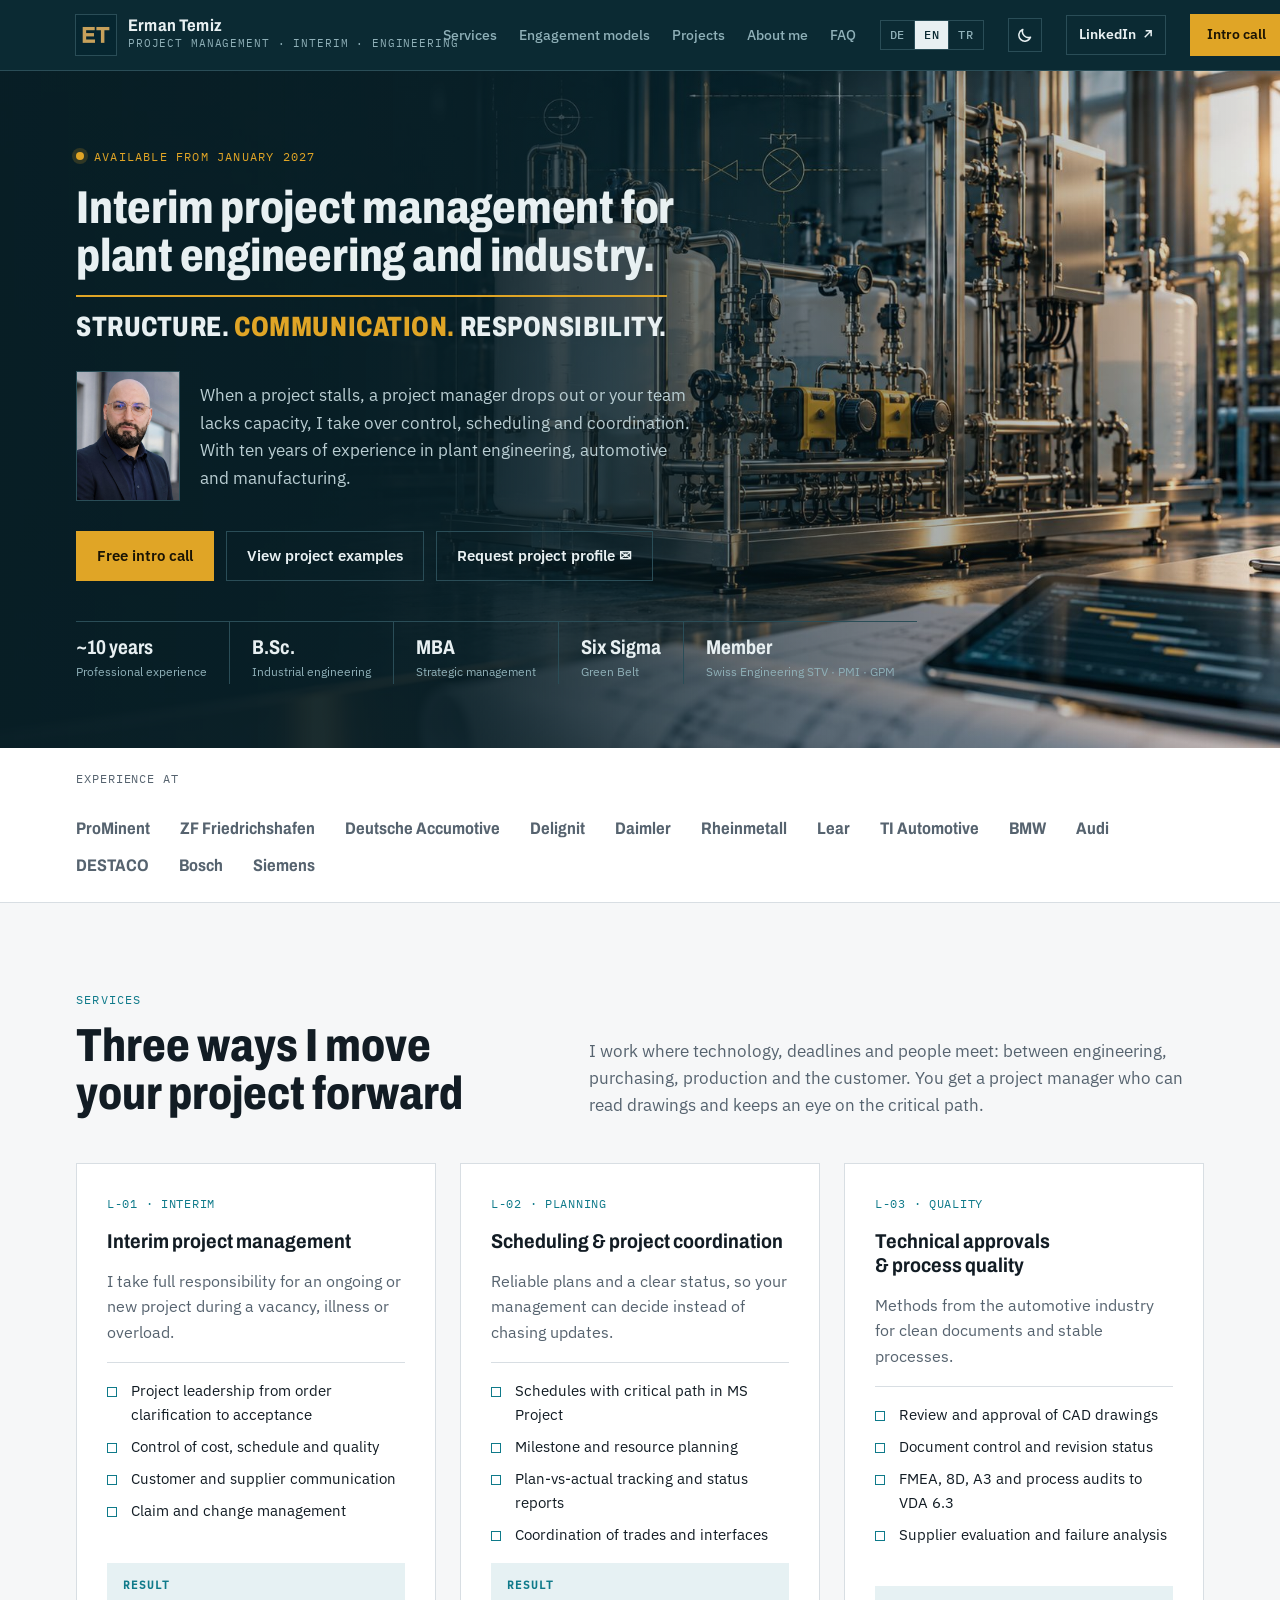
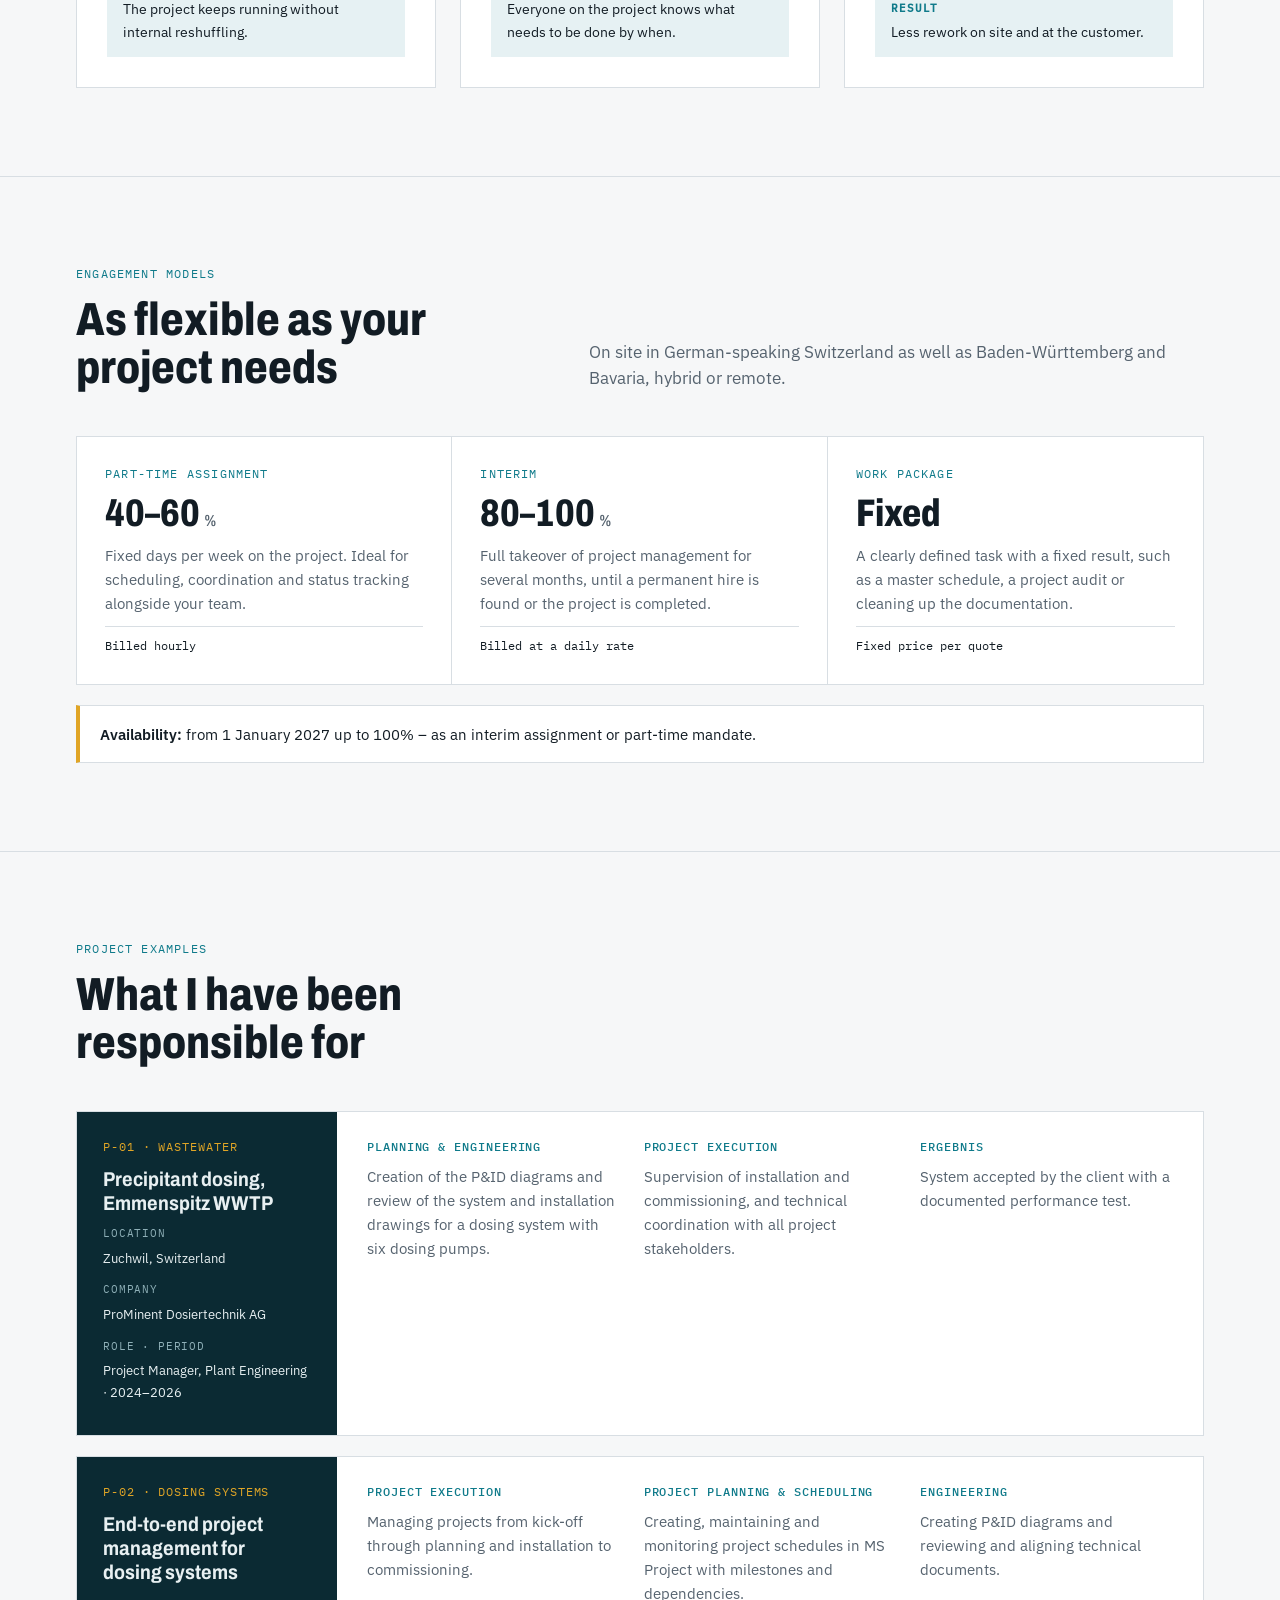
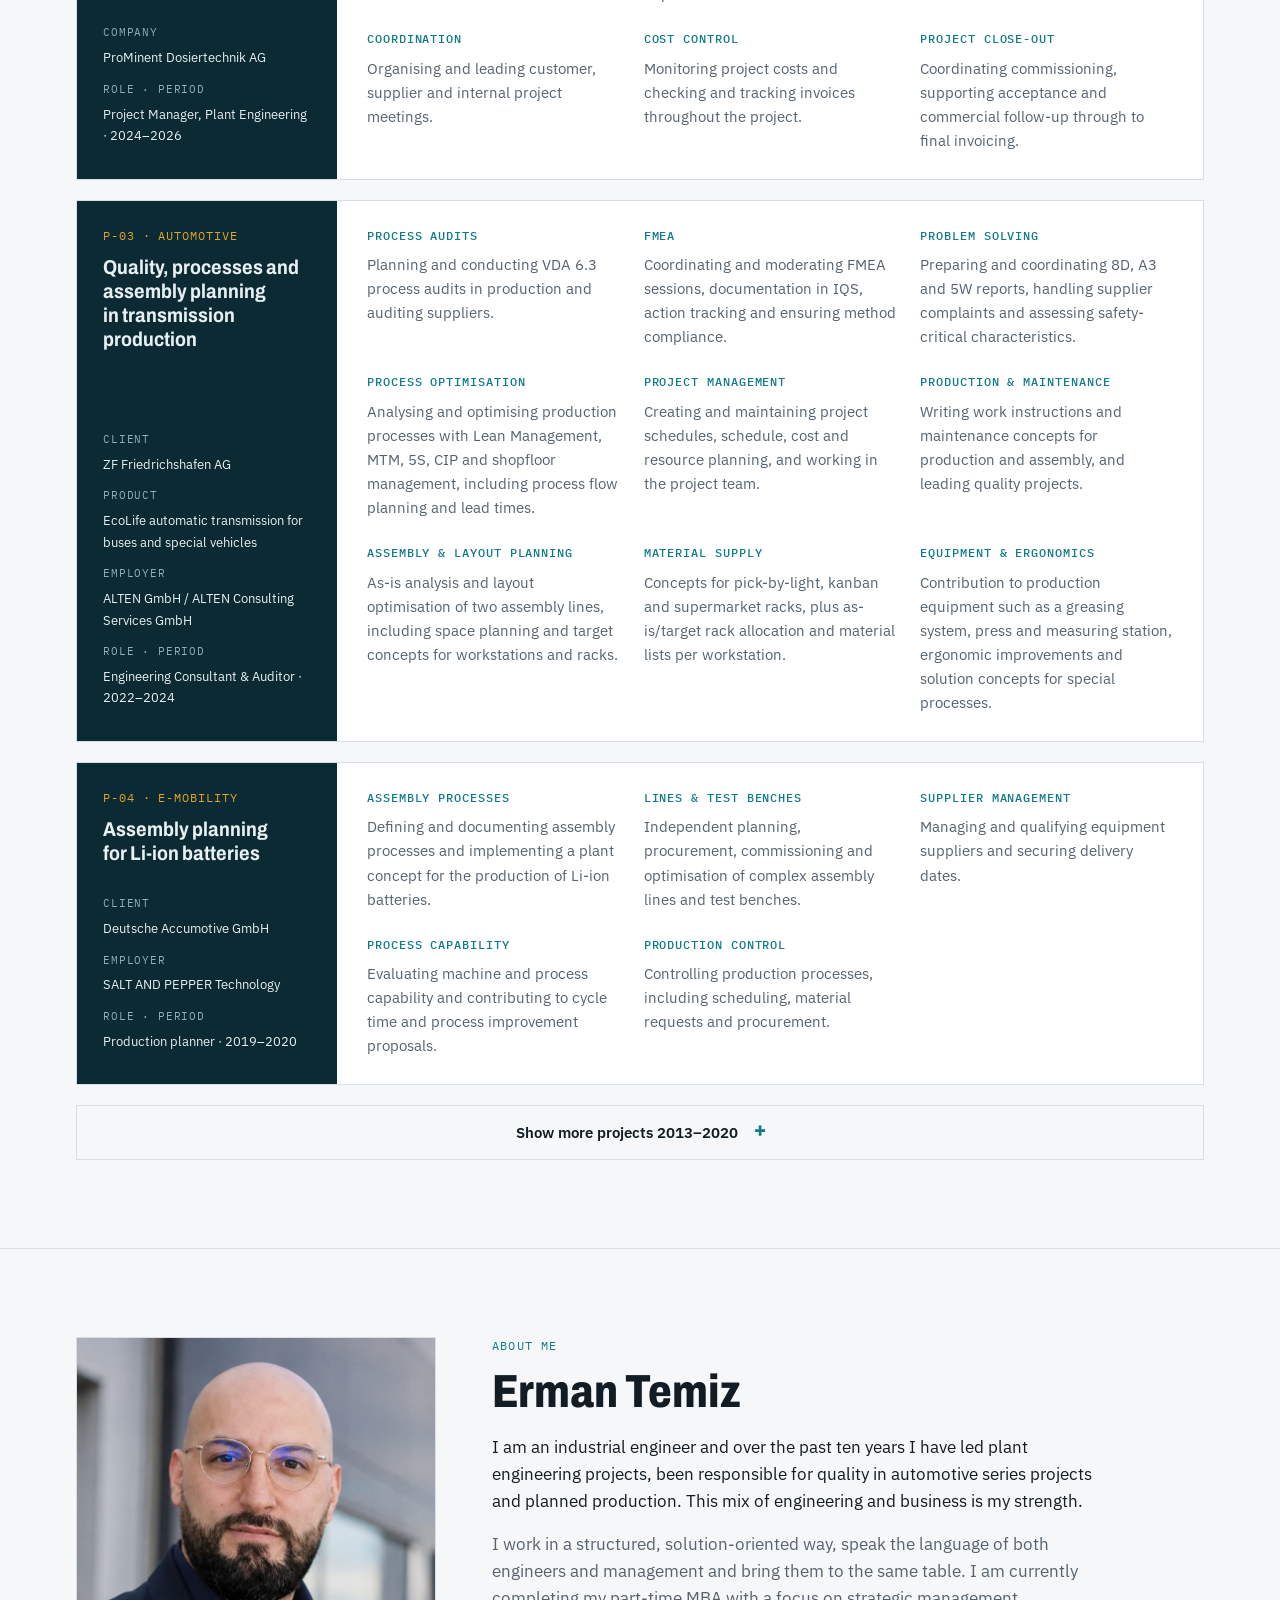
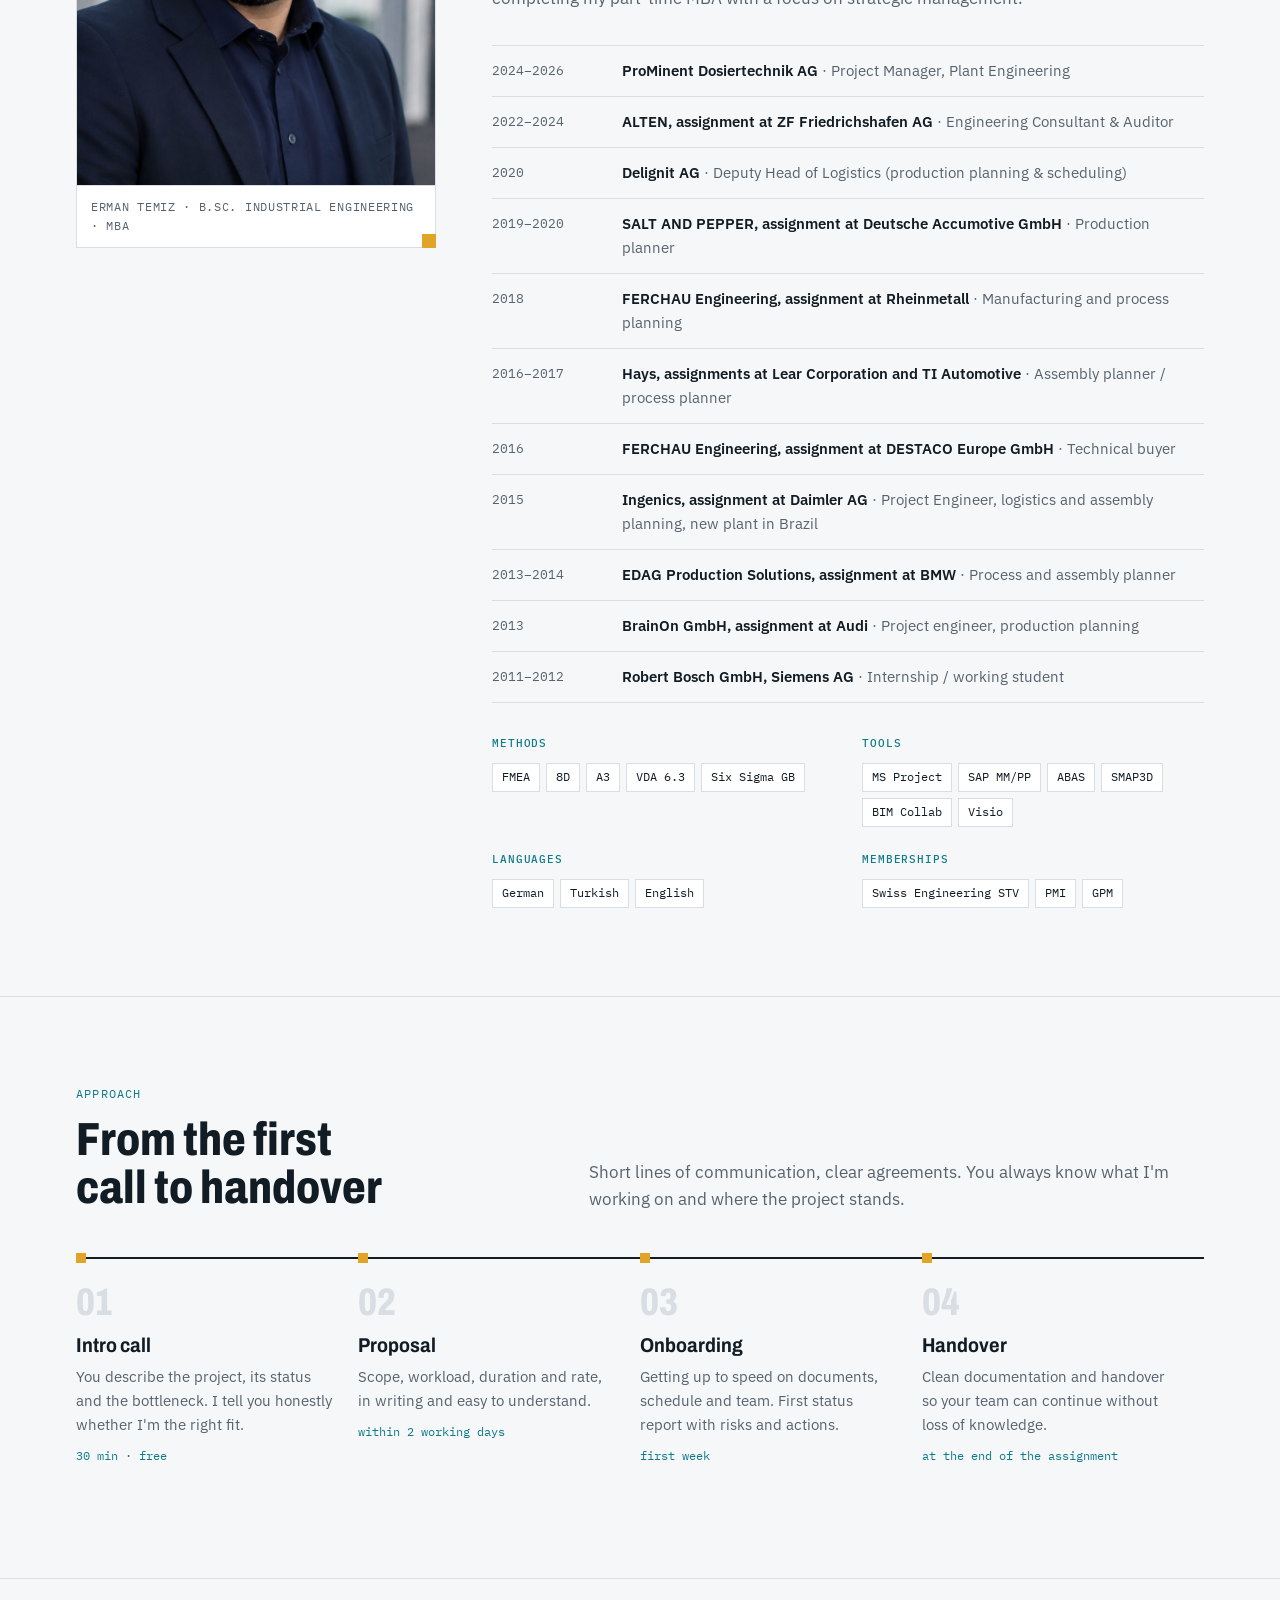
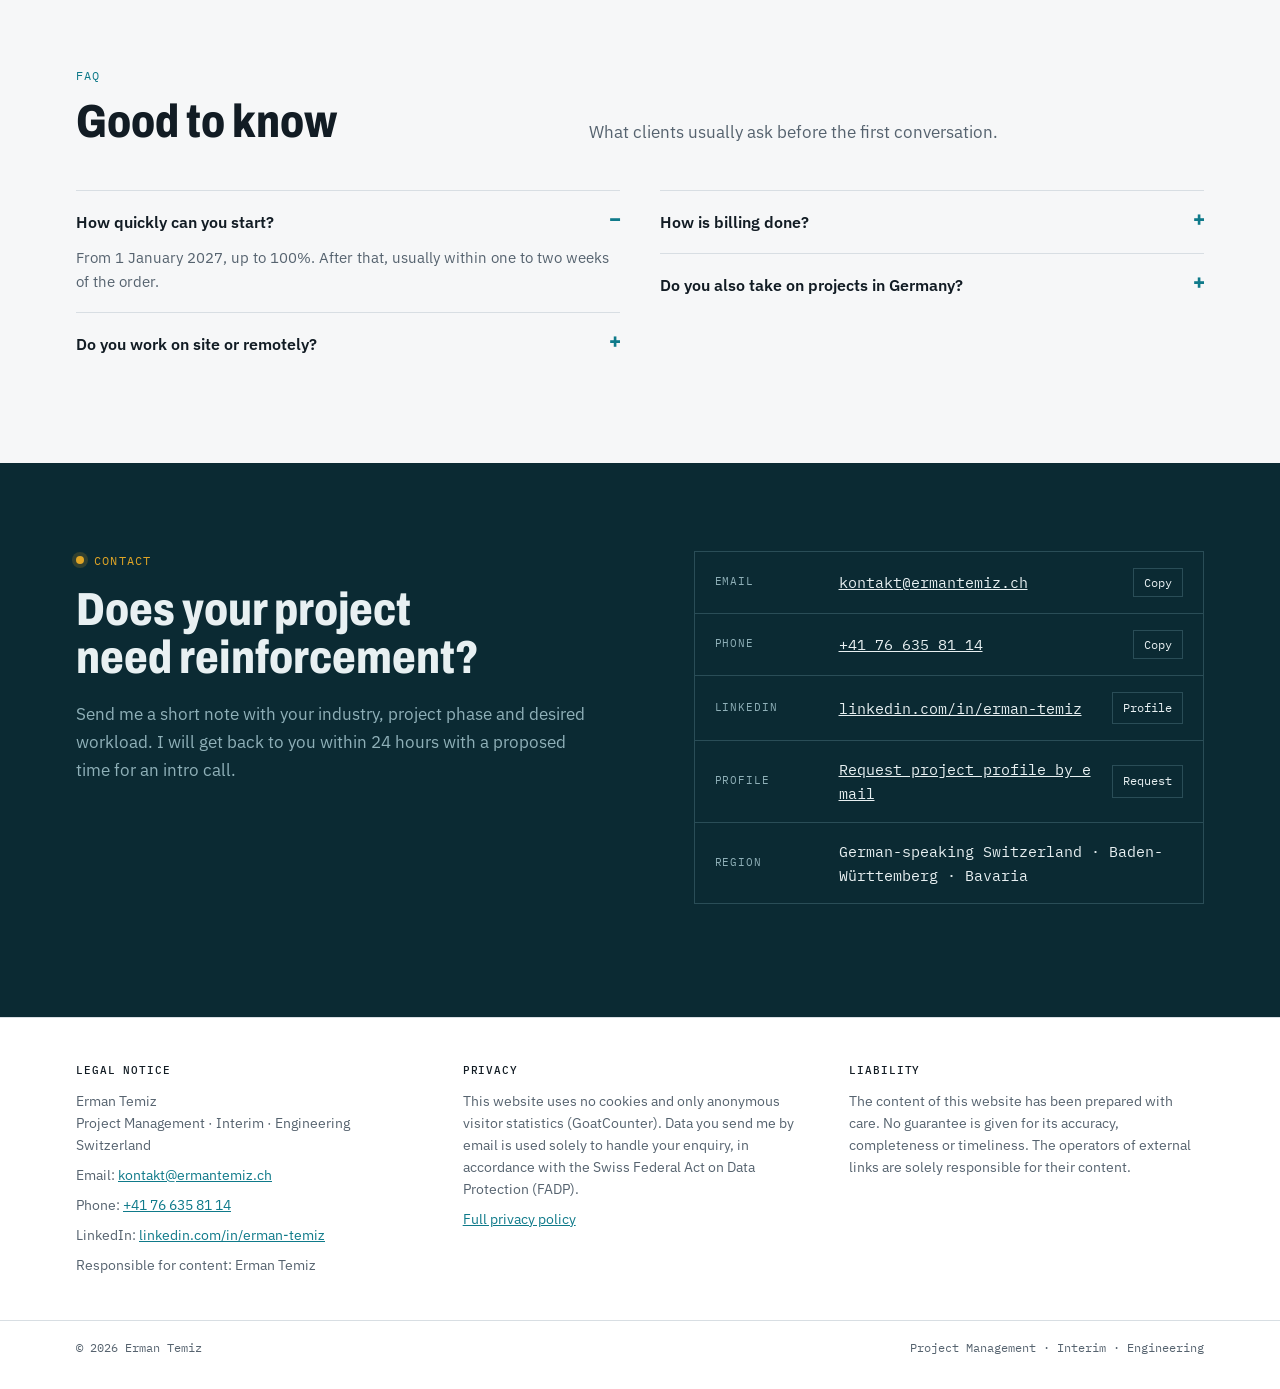
<file: en/index.html>
<!doctype html>
<html lang="en">
<head>
<meta charset="utf-8">
<meta name="viewport" content="width=device-width, initial-scale=1, viewport-fit=cover">
<title>Erman Temiz Project Management</title>
<meta name="description" content="Erman Temiz – interim project management, project coordination and scheduling for plant engineering and industry in Switzerland.">
<meta property="og:type" content="website">
<meta property="og:site_name" content="Erman Temiz">
<meta property="og:locale" content="en_GB">
<meta property="og:url" content="https://ermantemiz.ch/en/">
<meta property="og:title" content="Erman Temiz – Interim project management for plant engineering and industry">
<meta property="og:description" content="Project management, scheduling and quality for plant engineering and industry – in German-speaking Switzerland, Baden-Württemberg and Bavaria. Structure. Communication. Responsibility.">
<meta property="og:image" content="https://ermantemiz.ch/img/og-image.jpg">
<meta property="og:image:width" content="1200">
<meta property="og:image:height" content="627">
<meta property="og:image:alt" content="Erman Temiz – Interim project management for plant engineering and industry">
<meta name="twitter:card" content="summary_large_image">
<link rel="canonical" href="https://ermantemiz.ch/en/">
<link rel="alternate" hreflang="de" href="https://ermantemiz.ch/">
<link rel="alternate" hreflang="en" href="https://ermantemiz.ch/en/">
<link rel="alternate" hreflang="tr" href="https://ermantemiz.ch/tr/">
<link rel="alternate" hreflang="x-default" href="https://ermantemiz.ch/">
<link rel="icon" href="/favicon.ico" sizes="any">
<link rel="icon" type="image/png" sizes="32x32" href="/favicon-32.png">
<link rel="apple-touch-icon" href="/apple-touch-icon.png">
<link rel="stylesheet" href="../fonts/fonts.css">
<script>try{var t=localStorage.getItem("theme");if(t==="dark"||t==="light")document.documentElement.dataset.theme=t}catch(e){}</script>
<style>
/* Layout: engineering consultancy. A deep petrol hero carrying a live P&ID line drawing; below, calm white sections on a strict 12-col grid, hairline rules, mono tag codes as in plant documentation. */
:root{
  --bg:#F6F7F8;
  --surface:#FFFFFF;
  --ink:#121C24;
  --muted:#56636F;
  --line:#D8DEE3;
  --band:#0B2A33;
  --band-ink:#E8F0F2;
  --band-muted:#8FB0B8;
  --band-line:#2A4D57;
  --accent:#0F7A8A;
  --accent-ink:#FFFFFF;
  --signal:#E0A526;
  --soft:#E6F1F3;
  --todo:#B4472E;
  --display:"Archivo","Arial Narrow",Arial,sans-serif;
  --body:"IBM Plex Sans",-apple-system,"Segoe UI",Roboto,sans-serif;
  --mono:"IBM Plex Mono",ui-monospace,Menlo,Consolas,monospace;
}
@media (prefers-color-scheme:dark){:root:not([data-theme="light"]){
  --bg:#0C1418;--surface:#121D22;--ink:#E5ECEF;--muted:#9AAAB2;--line:#26363D;
  --band:#081E25;--band-ink:#E8F0F2;--band-muted:#86A7AF;--band-line:#23444D;
  --accent:#4FB9C8;--accent-ink:#06171C;--signal:#F0B946;--soft:#15292F;--todo:#E9826A;color-scheme:dark}}
:root[data-theme="dark"]{
  --bg:#0C1418;--surface:#121D22;--ink:#E5ECEF;--muted:#9AAAB2;--line:#26363D;
  --band:#081E25;--band-ink:#E8F0F2;--band-muted:#86A7AF;--band-line:#23444D;
  --accent:#4FB9C8;--accent-ink:#06171C;--signal:#F0B946;--soft:#15292F;--todo:#E9826A;color-scheme:dark}

*{box-sizing:border-box}
html,body{margin:0}img{max-width:100%}[hidden]{display:none!important}
html{scroll-behavior:smooth}
@media (prefers-reduced-motion:reduce){html{scroll-behavior:auto}*{animation:none!important;transition:none!important}}
body{background:var(--bg);color:var(--ink);font-family:var(--body);font-size:16px;line-height:1.6}
body::before{content:"";position:fixed;inset:0 0 auto;height:env(safe-area-inset-top,0px);z-index:10;background:var(--band)}
a{color:var(--accent)}
:focus-visible{outline:2px solid var(--signal);outline-offset:3px}
.wrap{max-width:1160px;margin:0 auto;padding-left:max(16px,env(safe-area-inset-left,0px));padding-right:max(16px,env(safe-area-inset-right,0px))}
h1,h2,h3{font-family:var(--display);text-wrap:balance;margin:0}
p{margin:0}
.todo{border-bottom:1px dashed var(--todo);color:var(--todo)}

/* header */
header{position:sticky;top:env(safe-area-inset-top,0px);z-index:20;background:var(--band);color:var(--band-ink);border-bottom:1px solid var(--band-line)}
header .wrap{display:flex;align-items:center;gap:24px;padding-block:14px}
.logo{display:flex;align-items:center;gap:12px;text-decoration:none;color:inherit;margin-right:auto}
.mono-mark{width:40px;height:40px;border:1.5px solid var(--band-ink);display:grid;place-items:center;font-family:var(--display);font-weight:800;font-stretch:75%;font-size:1.05rem;letter-spacing:.02em;position:relative}
.mono-mark::after{content:"";position:absolute;right:-1.5px;bottom:-1.5px;width:10px;height:10px;background:var(--signal)}
.logo-img{width:40px;height:40px;display:block;flex:none;outline:1px solid var(--band-line)}
.logo-text b{display:block;font-family:var(--display);font-weight:700;font-stretch:85%;font-size:1.05rem;letter-spacing:.01em;line-height:1.1}
.logo-text span{display:block;font-family:var(--mono);font-size:.68rem;color:var(--band-muted);letter-spacing:.08em;text-transform:uppercase;white-space:nowrap}
nav{display:flex;gap:22px}
nav a{color:var(--band-muted);text-decoration:none;font-size:.88rem;font-weight:500;white-space:nowrap}
nav a:hover{color:var(--band-ink)}
.btn{display:inline-flex;align-items:center;justify-content:center;gap:8px;padding:12px 20px;font-family:var(--body);font-weight:600;font-size:.94rem;text-decoration:none;border:1px solid transparent;cursor:pointer;transition:background .15s,border-color .15s,color .15s;white-space:nowrap}
.btn-signal{background:var(--signal);color:#1B1404}
.btn-signal:hover{background:var(--band-ink)}
.btn-ghost{border-color:var(--band-line);color:var(--band-ink);background:transparent}
.btn-ghost:hover{border-color:var(--band-ink)}
.btn-dark{background:var(--ink);color:var(--surface)}
.btn-dark:hover{background:var(--accent);color:var(--accent-ink)}
header .btn{padding:9px 16px;font-size:.85rem}
@media (max-width:1240px){nav{display:none}}
@media (max-width:460px){header .btn{display:none}}
.li-link{display:inline-flex;align-items:center;gap:6px;padding:8px 12px;border:1px solid var(--band-line);color:var(--band-ink);text-decoration:none;font-size:.85rem;font-weight:600;white-space:nowrap;transition:border-color .15s}
.li-link:hover{border-color:var(--band-ink)}
.lang{display:flex;border:1px solid var(--band-line)}
.lang a{font-family:var(--mono);font-size:.74rem;font-weight:500;letter-spacing:.06em;padding:8px 9px;color:var(--band-muted);text-decoration:none;line-height:1}
.lang a + a{border-left:1px solid var(--band-line)}
.lang a:hover{color:var(--band-ink)}
.lang a[aria-current="page"]{background:var(--band-ink);color:var(--band)}
.theme-btn{display:inline-grid;place-items:center;width:34px;height:34px;padding:0;border:1px solid var(--band-line);background:transparent;color:var(--band-ink);cursor:pointer;transition:border-color .15s;flex:none}
.theme-btn:hover{border-color:var(--band-ink)}
.theme-btn svg{width:16px;height:16px;display:block}
.theme-btn .i-sun{display:none}
:root[data-theme="dark"] .theme-btn .i-sun{display:block}:root[data-theme="dark"] .theme-btn .i-moon{display:none}
@media (prefers-color-scheme:dark){:root:not([data-theme="light"]) .theme-btn .i-sun{display:block}:root:not([data-theme="light"]) .theme-btn .i-moon{display:none}}
@media (max-width:560px){.li-link{display:none}}
@media (max-width:760px){.logo-text span{display:none}}

/* hero */
.hero{background-color:var(--band);background-image:linear-gradient(90deg,rgba(8,30,37,.97) 0%,rgba(8,30,37,.9) 36%,rgba(8,30,37,.45) 62%,rgba(8,30,37,.08) 100%),url(../img/hero-anlage.jpg);background-size:cover;background-position:right center;color:var(--band-ink);overflow:hidden}
.hero .wrap{display:block;padding-block:76px 64px}
.hero-text{max-width:620px;min-width:0}
@media (max-width:900px){.hero{background-image:linear-gradient(180deg,rgba(8,30,37,.93) 0%,rgba(8,30,37,.86) 100%),url(../img/hero-anlage.jpg);background-position:70% center}.hero .wrap{padding-block:48px}}
.eyebrow{font-family:var(--mono);font-size:.75rem;letter-spacing:.1em;text-transform:uppercase;color:var(--signal);display:flex;align-items:center;gap:10px}
.eyebrow::before{content:"";width:8px;height:8px;background:var(--signal);border-radius:50%;box-shadow:0 0 0 4px rgba(224,165,38,.18)}
.hero h1{font-size:clamp(1.9rem,3.6vw,2.9rem);font-weight:800;font-stretch:80%;line-height:1.05;letter-spacing:-.005em;margin-top:18px}
.slogan{font-family:var(--display);font-weight:800;font-stretch:75%;text-transform:uppercase;font-size:clamp(1.25rem,2.3vw,1.75rem);line-height:1.15;letter-spacing:.02em;color:var(--band-ink);margin-top:14px;padding-top:14px;border-top:2px solid var(--signal);display:inline-block}
.slogan .hl{font-style:normal;color:var(--signal)}
.hero-me{display:flex;gap:20px;align-items:center;margin-top:28px}
.hero-me img{width:104px;height:130px;object-fit:cover;flex:none;border:1px solid var(--band-line);background:var(--band)}
.hero .lead{font-size:1.08rem;color:#B9CDD2;margin:0;max-width:52ch;min-width:0}
@media (max-width:480px){.hero-me{align-items:flex-start;gap:14px}.hero-me img{width:78px;height:98px}.hero .lead{font-size:1rem}}
.hero .cta{display:flex;flex-wrap:wrap;gap:12px;margin-top:30px}
@media (min-width:901px){.hero .cta{width:max-content;max-width:760px}}
.creds{display:grid;grid-template-columns:repeat(5,auto);justify-content:start;gap:0;margin-top:40px;border-top:1px solid var(--band-line)}
@media (min-width:901px){.creds{width:max-content}}
@media (max-width:1100px) and (min-width:561px){.creds{grid-template-columns:repeat(3,auto);row-gap:14px}.creds div:nth-child(3){border-right:0;margin-right:0}}
.creds div{padding:14px 22px 0 0;margin-right:22px;border-right:1px solid var(--band-line)}
.creds div:last-child{border-right:0;margin-right:0}
.creds b{display:block;font-family:var(--display);font-stretch:80%;font-weight:700;font-size:1.25rem;line-height:1.1}
.creds span{font-size:.78rem;color:var(--band-muted)}
@media (max-width:560px){.creds{grid-template-columns:1fr 1fr}.creds div{border-right:0;margin-right:0}.creds div:last-child{grid-column:1/-1}}


/* experience strip */
.strip{background:var(--surface);border-bottom:1px solid var(--line)}
.strip .wrap{display:flex;align-items:center;gap:28px;flex-wrap:wrap;padding-block:22px}
.strip small{font-family:var(--mono);font-size:.72rem;letter-spacing:.08em;text-transform:uppercase;color:var(--muted)}
.strip ul{display:flex;flex-wrap:wrap;gap:10px 30px;list-style:none;margin:0;padding:0}
.strip li{font-family:var(--display);font-weight:700;font-stretch:85%;font-size:1.05rem;color:var(--muted)}

/* sections */
section.blk{padding-block:88px}
section.blk + section.blk{border-top:1px solid var(--line)}
@media (max-width:700px){section.blk{padding-block:56px}}
.sec-head{display:grid;grid-template-columns:1fr 1.3fr;gap:40px;align-items:end;margin-bottom:44px}
.sec-head > *{min-width:0}
@media (max-width:820px){.sec-head{grid-template-columns:1fr;gap:16px}}
.kicker{font-family:var(--mono);font-size:.74rem;letter-spacing:.1em;text-transform:uppercase;color:var(--accent);margin-bottom:12px}
h2{font-size:clamp(1.9rem,3.8vw,2.9rem);font-weight:800;font-stretch:80%;line-height:1.04}
.sec-head p{color:var(--muted);font-size:1.05rem;max-width:60ch}
h3{font-size:1.25rem;font-weight:700;font-stretch:88%;line-height:1.2}

/* services */
.svc-grid{display:grid;grid-template-columns:repeat(3,1fr);gap:24px}
@media (max-width:960px){.svc-grid{grid-template-columns:1fr}}
.svc{background:var(--surface);border:1px solid var(--line);padding:30px;display:flex;flex-direction:column;gap:16px;min-width:0}
.svc .code{font-family:var(--mono);font-size:.75rem;color:var(--accent);letter-spacing:.06em}
.svc p{color:var(--muted)}
.svc ul{margin:0;padding:0;list-style:none;display:grid;gap:8px;border-top:1px solid var(--line);padding-top:16px}
.svc li{display:grid;grid-template-columns:14px 1fr;gap:10px;font-size:.94rem}
.svc li::before{content:"";width:8px;height:8px;border:1.5px solid var(--accent);margin-top:8px}
.svc .out{margin-top:auto;background:var(--soft);padding:14px 16px;font-size:.9rem}
.svc .out b{display:block;font-family:var(--mono);font-size:.7rem;letter-spacing:.08em;text-transform:uppercase;color:var(--accent);margin-bottom:2px}

/* models */
.models{display:grid;grid-template-columns:repeat(3,1fr);border:1px solid var(--line);background:var(--surface)}
@media (max-width:860px){.models{grid-template-columns:1fr}}
.model{padding:28px;border-right:1px solid var(--line);display:flex;flex-direction:column;gap:10px;min-width:0}
.model:last-child{border-right:0}
@media (max-width:860px){.model{border-right:0;border-bottom:1px solid var(--line)}.model:last-child{border-bottom:0}}
.model .pens{font-family:var(--display);font-stretch:78%;font-weight:800;font-size:2.4rem;line-height:1;font-variant-numeric:tabular-nums}
.model .pens small{font-size:1rem;font-weight:600;color:var(--muted);margin-left:4px}
.model p{color:var(--muted);font-size:.95rem}
.model .meta{font-family:var(--mono);font-size:.74rem;color:var(--ink);border-top:1px solid var(--line);padding-top:10px;margin-top:auto}
.avail-note{margin-top:20px;display:flex;gap:14px;align-items:flex-start;background:var(--surface);border:1px solid var(--line);border-left:4px solid var(--signal);padding:16px 20px}
.avail-note p{font-size:.95rem}

/* cases */
.cases{display:grid;gap:20px}
.case{display:grid;grid-template-columns:260px 1fr;background:var(--surface);border:1px solid var(--line)}
.case > *{min-width:0}
@media (max-width:820px){.case{grid-template-columns:1fr}}
.case-side{background:var(--band);color:var(--band-ink);padding:26px;display:flex;flex-direction:column;gap:10px}
.case-side .code{font-family:var(--mono);font-size:.72rem;color:var(--signal);letter-spacing:.08em}
.case-side h3{color:var(--band-ink)}
.case-side dl{margin:auto 0 0;display:grid;gap:6px;font-size:.84rem}
.case-side dt{font-family:var(--mono);font-size:.66rem;letter-spacing:.08em;text-transform:uppercase;color:var(--band-muted)}
.case-side dd{margin:0 0 6px}
.case-body{padding:26px 30px;display:grid;grid-template-columns:repeat(2,1fr);gap:24px}
.case-body.case-3{grid-template-columns:repeat(3,1fr)}
@media (max-width:820px){.case-body,.case-body.case-3{grid-template-columns:1fr}}
.case-body h4{font-family:var(--mono);font-size:.72rem;letter-spacing:.08em;text-transform:uppercase;color:var(--accent);margin:0 0 8px;font-weight:500}
.case-body p{font-size:.94rem;color:var(--muted)}

/* about */
.about{display:grid;grid-template-columns:360px 1fr;gap:56px;align-items:start}
.about > *{min-width:0}
@media (max-width:900px){.about{grid-template-columns:1fr;gap:32px}}
.portrait{margin:0;max-width:100%;position:relative;border:1px solid var(--line);background:var(--surface)}
.portrait img{display:block;width:100%;height:auto;aspect-ratio:4/5;object-fit:cover}
.portrait::after{content:"";position:absolute;right:-1px;bottom:-1px;width:14px;height:14px;background:var(--signal)}
.portrait figcaption{font-family:var(--mono);font-size:.72rem;letter-spacing:.06em;text-transform:uppercase;color:var(--muted);padding:12px 14px;border-top:1px solid var(--line)}
.about-text p{font-size:1.06rem;max-width:62ch}
.about-text p + p{margin-top:16px}
.about-text .muted{color:var(--muted)}
.cv{margin-top:32px;border-top:1px solid var(--line)}
.cv-row{display:grid;grid-template-columns:110px 1fr;gap:20px;padding-block:13px;border-bottom:1px solid var(--line);font-size:.94rem}
.cv-row > *{min-width:0}
.cv-row time{font-family:var(--mono);font-size:.8rem;color:var(--muted);font-variant-numeric:tabular-nums;padding-top:2px}
.cv-row b{font-weight:600}
.cv-row span{color:var(--muted)}
.skills{display:grid;grid-template-columns:repeat(2,1fr);gap:24px 28px;margin-top:32px}
@media (max-width:640px){.skills{grid-template-columns:1fr}}
.skills h4{font-family:var(--mono);font-size:.7rem;letter-spacing:.08em;text-transform:uppercase;color:var(--accent);margin:0 0 10px;font-weight:500}
.chips{display:flex;flex-wrap:wrap;gap:6px}
.chip{font-family:var(--mono);font-size:.74rem;padding:4px 9px;border:1px solid var(--line);background:var(--surface)}

/* process */
.steps{display:grid;grid-template-columns:repeat(4,1fr);gap:0;list-style:none;margin:0;padding:0;counter-reset:s}
@media (max-width:900px){.steps{grid-template-columns:1fr 1fr}}
@media (max-width:520px){.steps{grid-template-columns:1fr}}
.steps li{counter-increment:s;padding:24px 24px 24px 0;border-top:2px solid var(--ink);position:relative;min-width:0}
.steps li::before{content:counter(s,decimal-leading-zero);font-family:var(--display);font-stretch:75%;font-weight:800;font-size:2.4rem;color:var(--line);line-height:1;display:block;margin-bottom:12px}
.steps li::after{content:"";position:absolute;top:-6px;left:0;width:10px;height:10px;background:var(--signal)}
.steps p{color:var(--muted);font-size:.94rem;margin-top:8px}
.steps .dur{font-family:var(--mono);font-size:.72rem;color:var(--accent);margin-top:10px;display:block}

/* faq */
.faq{display:grid;grid-template-columns:1fr 1fr;gap:0 40px}
@media (max-width:820px){.faq{grid-template-columns:1fr}}
details{border-top:1px solid var(--line);padding-block:18px}
summary{cursor:pointer;font-weight:600;font-size:1.02rem;list-style:none;display:flex;justify-content:space-between;gap:16px}
summary::-webkit-details-marker{display:none}
summary::after{content:"+";font-family:var(--mono);color:var(--accent);font-size:1.2rem;line-height:1}
details[open] summary::after{content:"–"}
details p{color:var(--muted);margin-top:10px;font-size:.95rem;max-width:60ch}
.more{border-top:0;padding-block:0;margin-top:20px}
.more>summary{justify-content:center;border:1px solid var(--line);padding:14px 20px;font-size:.95rem}
.more>summary:hover{border-color:var(--accent)}
.more>.cases{margin-top:20px}

/* contact */
.contact{background:var(--band);color:var(--band-ink)}
.contact .wrap{display:grid;grid-template-columns:1.1fr 1fr;gap:56px;padding-block:88px}
.contact .wrap > *{min-width:0}
@media (max-width:860px){.contact .wrap{grid-template-columns:1fr;padding-block:56px;gap:36px}}
.contact h2{color:var(--band-ink)}
.contact .lead{color:var(--band-muted);font-size:1.08rem;margin-top:18px;max-width:52ch}
.ccard{border:1px solid var(--band-line);display:grid}
.crow{display:grid;grid-template-columns:110px 1fr auto;gap:14px;align-items:center;padding:16px 20px;border-bottom:1px solid var(--band-line)}
.crow:last-child{border-bottom:0}
.crow > *{min-width:0}
.crow .k{font-family:var(--mono);font-size:.7rem;letter-spacing:.08em;text-transform:uppercase;color:var(--band-muted)}
.crow .v{font-family:var(--mono);font-size:.95rem;word-break:break-all}
.crow .v a{color:var(--band-ink)}
.crow .todo{color:var(--signal);border-color:var(--signal)}
.copy{background:transparent;border:1px solid var(--band-line);color:var(--band-ink);font-family:var(--mono);font-size:.72rem;padding:6px 10px;cursor:pointer}
.copy:hover{border-color:var(--band-ink)}
@media (max-width:480px){.crow{grid-template-columns:1fr auto}.crow .k{grid-column:1/-1}}
.copy-note{font-family:var(--mono);font-size:.75rem;color:var(--signal);min-height:1.2em;margin-top:10px}

/* footer / legal */
footer{background:var(--surface);border-top:1px solid var(--line)}
.legal{display:grid;grid-template-columns:repeat(3,1fr);gap:32px;padding-block:44px;font-size:.86rem;color:var(--muted)}
.legal > *{min-width:0}
@media (max-width:820px){.legal{grid-template-columns:1fr}}
.legal h4{font-family:var(--mono);font-size:.7rem;letter-spacing:.08em;text-transform:uppercase;color:var(--ink);margin:0 0 10px;font-weight:500}
.legal p + p{margin-top:8px}
.foot-bar{border-top:1px solid var(--line)}
.foot-bar .wrap{display:flex;justify-content:space-between;flex-wrap:wrap;gap:10px;padding-block:18px 32px;font-family:var(--mono);font-size:.72rem;color:var(--muted)}
</style>
</head>
<body>

<header>
  <div class="wrap">
    <a class="logo" href="#start" aria-label="Erman Temiz, back to top">
      <img class="logo-img" src="../img/logo-et-160.png" width="40" height="40" alt="">
      <span class="logo-text"><b>Erman Temiz</b><span>Project Management · Interim · Engineering</span></span>
    </a>
    <nav aria-label="Main navigation">
      <a href="#leistungen">Services</a>
      <a href="#einsatz">Engagement models</a>
      <a href="#projekte">Projects</a>
      <a href="#ueber-mich">About me</a>
      <a href="#faq">FAQ</a>
    </nav>
    <div class="lang" role="group" aria-label="Language"><a href="https://ermantemiz.ch/" lang="de" hreflang="de">DE</a><a href="https://ermantemiz.ch/en/" lang="en" hreflang="en" aria-current="page">EN</a><a href="https://ermantemiz.ch/tr/" lang="tr" hreflang="tr">TR</a></div>
    <button class="theme-btn" type="button" id="themeToggle" aria-label="Toggle light/dark mode" title="Toggle light/dark mode" hidden><svg class="i-moon" viewBox="0 0 16 16" aria-hidden="true"><path d="M13.5 10.2A6 6 0 0 1 5.8 2.5a6 6 0 1 0 7.7 7.7z" fill="none" stroke="currentColor" stroke-width="1.5" stroke-linejoin="round"/></svg><svg class="i-sun" viewBox="0 0 16 16" aria-hidden="true"><circle cx="8" cy="8" r="3" fill="none" stroke="currentColor" stroke-width="1.5"/><path d="M8 1v2M8 13v2M1 8h2M13 8h2M3 3l1.4 1.4M11.6 11.6 13 13M3 13l1.4-1.4M11.6 4.4 13 3" stroke="currentColor" stroke-width="1.5" stroke-linecap="round"/></svg></button>
    <a class="li-link" href="https://www.linkedin.com/in/erman-temiz/" target="_blank" rel="noopener" aria-label="LinkedIn profile of Erman Temiz (opens in new tab)">LinkedIn<svg viewBox="0 0 12 12" width="11" height="11" aria-hidden="true"><path d="M4 2h6v6M10 2 3 9" fill="none" stroke="currentColor" stroke-width="1.6"/></svg></a>
    <a class="btn btn-signal" href="#kontakt">Intro call</a>
  </div>
</header>

<main>
  <section class="hero" id="start">
    <div class="wrap">
      <div class="hero-text">
        <div class="eyebrow">Available from January 2027</div>
        <h1>Interim project management for plant engineering and industry.</h1>
        <p class="slogan">Structure. <em class="hl">Communication.</em> Responsibility.</p>
        <div class="hero-me">
          <img src="../img/erman-temiz.jpg" width="104" height="130" alt="Portrait of Erman Temiz">
          <p class="lead">When a project stalls, a project manager drops out or your team lacks capacity, I take over control, scheduling and coordination. With ten years of experience in plant engineering, automotive and manufacturing.</p>
        </div>
        <div class="cta">
          <a class="btn btn-signal" href="#kontakt">Free intro call</a>
          <a class="btn btn-ghost" href="#projekte">View project examples</a>
          <a class="btn btn-ghost" href="mailto:kontakt@ermantemiz.ch?subject=Request%3A%20project%20profile%20%E2%80%93%20Erman%20Temiz&amp;body=Hello%20Mr%20Temiz%2C%0A%0Aplease%20send%20me%20your%20project%20profile%20%28PDF%29.%0A%0ACompany%3A%0AName%3A%0AOccasion%20/%20project%3A%0A%0ABest%20regards%0A" data-goatcounter-click="projektprofil-anfrage-hero">Request project profile ✉</a>
        </div>
        <div class="creds">
          <div><b>~10 years</b><span>Professional experience</span></div>
          <div><b>B.Sc.</b><span>Industrial engineering</span></div>
          <div><b>MBA</b><span>Strategic management</span></div>
          <div><b>Six Sigma</b><span>Green Belt</span></div>
          <div><b>Member</b><span>Swiss Engineering STV · PMI · GPM</span></div>
        </div>
      </div>
    </div>
  </section>

  <div class="strip">
    <div class="wrap">
      <small>Experience at</small>
      <ul>
        <li>ProMinent</li><li>ZF Friedrichshafen</li><li>Deutsche Accumotive</li><li>Delignit</li><li>Daimler</li><li>Rheinmetall</li><li>Lear</li><li>TI Automotive</li><li>BMW</li><li>Audi</li><li>DESTACO</li><li>Bosch</li><li>Siemens</li>
      </ul>
    </div>
  </div>

  <section class="blk" id="leistungen">
    <div class="wrap">
      <div class="sec-head">
        <div><div class="kicker">Services</div><h2>Three ways I move your project forward</h2></div>
        <p>I work where technology, deadlines and people meet: between engineering, purchasing, production and the customer. You get a project manager who can read drawings and keeps an eye on the critical path.</p>
      </div>
      <div class="svc-grid">
        <article class="svc">
          <span class="code">L-01 · INTERIM</span>
          <h3>Interim project management</h3>
          <p>I take full responsibility for an ongoing or new project during a vacancy, illness or overload.</p>
          <ul>
            <li>Project leadership from order clarification to acceptance</li>
            <li>Control of cost, schedule and quality</li>
            <li>Customer and supplier communication</li>
            <li>Claim and change management</li>
          </ul>
          <div class="out"><b>Result</b>The project keeps running without internal reshuffling.</div>
        </article>
        <article class="svc">
          <span class="code">L-02 · PLANNING</span>
          <h3>Scheduling &amp; project coordination</h3>
          <p>Reliable plans and a clear status, so your management can decide instead of chasing updates.</p>
          <ul>
            <li>Schedules with critical path in MS Project</li>
            <li>Milestone and resource planning</li>
            <li>Plan-vs-actual tracking and status reports</li>
            <li>Coordination of trades and interfaces</li>
          </ul>
          <div class="out"><b>Result</b>Everyone on the project knows what needs to be done by when.</div>
        </article>
        <article class="svc">
          <span class="code">L-03 · QUALITY</span>
          <h3>Technical approvals &amp; process quality</h3>
          <p>Methods from the automotive industry for clean documents and stable processes.</p>
          <ul>
            <li>Review and approval of CAD drawings</li>
            <li>Document control and revision status</li>
            <li>FMEA, 8D, A3 and process audits to VDA 6.3</li>
            <li>Supplier evaluation and failure analysis</li>
          </ul>
          <div class="out"><b>Result</b>Less rework on site and at the customer.</div>
        </article>
      </div>
    </div>
  </section>

  <section class="blk" id="einsatz">
    <div class="wrap">
      <div class="sec-head">
        <div><div class="kicker">Engagement models</div><h2>As flexible as your project needs</h2></div>
        <p>On site in German-speaking Switzerland as well as Baden-Württemberg and Bavaria, hybrid or remote.</p>
      </div>
      <div class="models">
        <div class="model">
          <span class="kicker" style="margin:0">Part-time assignment</span>
          <div class="pens">40–60<small>%</small></div>
          <p>Fixed days per week on the project. Ideal for scheduling, coordination and status tracking alongside your team.</p>
          <div class="meta">Billed hourly</div>
        </div>
        <div class="model">
          <span class="kicker" style="margin:0">Interim</span>
          <div class="pens">80–100<small>%</small></div>
          <p>Full takeover of project management for several months, until a permanent hire is found or the project is completed.</p>
          <div class="meta">Billed at a daily rate</div>
        </div>
        <div class="model">
          <span class="kicker" style="margin:0">Work package</span>
          <div class="pens">Fixed</div>
          <p>A clearly defined task with a fixed result, such as a master schedule, a project audit or cleaning up the documentation.</p>
          <div class="meta">Fixed price per quote</div>
        </div>
      </div>
      <div class="avail-note">
        <p><b>Availability:</b> from 1 January 2027 up to 100% – as an interim assignment or part-time mandate.</p>
      </div>
    </div>
  </section>

  <section class="blk" id="projekte">
    <div class="wrap">
      <div class="sec-head">
        <div><div class="kicker">Project examples</div><h2>What I have been responsible for</h2></div>
      </div>
      <div class="cases">
        <article class="case">
          <div class="case-side">
            <span class="code">P-01 · WASTEWATER</span>
            <h3>Precipitant dosing, Emmenspitz WWTP</h3>
            <dl>
              <dt>Location</dt><dd>Zuchwil, Switzerland</dd>
              <dt>Company</dt><dd>ProMinent Dosiertechnik AG</dd>
              <dt>Role · Period</dt><dd>Project Manager, Plant Engineering · 2024–2026</dd>
            </dl>
          </div>
          <div class="case-body case-3">
            <div><h4>Planning &amp; engineering</h4><p>Creation of the P&amp;ID diagrams and review of the system and installation drawings for a dosing system with six dosing pumps.</p></div>
            <div><h4>Project execution</h4><p>Supervision of installation and commissioning, and technical coordination with all project stakeholders.</p></div>
            <div><h4>Ergebnis</h4><p>System accepted by the client with a documented performance test.</p></div>
          </div>
        </article>
        <article class="case">
          <div class="case-side">
            <span class="code">P-02 · DOSING SYSTEMS</span>
            <h3>End-to-end project management for dosing systems</h3>
            <dl>
              <dt>Company</dt><dd>ProMinent Dosiertechnik AG</dd>
              <dt>Role · Period</dt><dd>Project Manager, Plant Engineering · 2024–2026</dd>
            </dl>
          </div>
          <div class="case-body case-3">
            <div><h4>Project execution</h4><p>Managing projects from kick-off through planning and installation to commissioning.</p></div>
            <div><h4>Project planning &amp; scheduling</h4><p>Creating, maintaining and monitoring project schedules in MS Project with milestones and dependencies.</p></div>
            <div><h4>Engineering</h4><p>Creating P&amp;ID diagrams and reviewing and aligning technical documents.</p></div>
            <div><h4>Coordination</h4><p>Organising and leading customer, supplier and internal project meetings.</p></div>
            <div><h4>Cost control</h4><p>Monitoring project costs and checking and tracking invoices throughout the project.</p></div>
            <div><h4>Project close-out</h4><p>Coordinating commissioning, supporting acceptance and commercial follow-up through to final invoicing.</p></div>
          </div>
        </article>
        <article class="case">
          <div class="case-side">
            <span class="code">P-03 · AUTOMOTIVE</span>
            <h3>Quality, processes and assembly planning in transmission production</h3>
            <dl>
              <dt>Client</dt><dd>ZF Friedrichshafen AG</dd>
              <dt>Product</dt><dd>EcoLife automatic transmission for buses and special vehicles</dd>
              <dt>Employer</dt><dd>ALTEN GmbH / ALTEN Consulting Services GmbH</dd>
              <dt>Role · Period</dt><dd>Engineering Consultant &amp; Auditor · 2022–2024</dd>
            </dl>
          </div>
          <div class="case-body case-3">
            <div><h4>Process audits</h4><p>Planning and conducting VDA 6.3 process audits in production and auditing suppliers.</p></div>
            <div><h4>FMEA</h4><p>Coordinating and moderating FMEA sessions, documentation in IQS, action tracking and ensuring method compliance.</p></div>
            <div><h4>Problem solving</h4><p>Preparing and coordinating 8D, A3 and 5W reports, handling supplier complaints and assessing safety-critical characteristics.</p></div>
            <div><h4>Process optimisation</h4><p>Analysing and optimising production processes with Lean Management, MTM, 5S, CIP and shopfloor management, including process flow planning and lead times.</p></div>
            <div><h4>Project management</h4><p>Creating and maintaining project schedules, schedule, cost and resource planning, and working in the project team.</p></div>
            <div><h4>Production &amp; maintenance</h4><p>Writing work instructions and maintenance concepts for production and assembly, and leading quality projects.</p></div>
            <div><h4>Assembly &amp; layout planning</h4><p>As-is analysis and layout optimisation of two assembly lines, including space planning and target concepts for workstations and racks.</p></div>
            <div><h4>Material supply</h4><p>Concepts for pick-by-light, kanban and supermarket racks, plus as-is/target rack allocation and material lists per workstation.</p></div>
            <div><h4>Equipment &amp; ergonomics</h4><p>Contribution to production equipment such as a greasing system, press and measuring station, ergonomic improvements and solution concepts for special processes.</p></div>
          </div>
        </article>
        <article class="case">
          <div class="case-side">
            <span class="code">P-04 · E-MOBILITY</span>
            <h3>Assembly planning for Li-ion batteries</h3>
            <dl>
              <dt>Client</dt><dd>Deutsche Accumotive GmbH</dd>
              <dt>Employer</dt><dd>SALT AND PEPPER Technology</dd>
              <dt>Role · Period</dt><dd>Production planner · 2019–2020</dd>
            </dl>
          </div>
          <div class="case-body case-3">
            <div><h4>Assembly processes</h4><p>Defining and documenting assembly processes and implementing a plant concept for the production of Li-ion batteries.</p></div>
            <div><h4>Lines &amp; test benches</h4><p>Independent planning, procurement, commissioning and optimisation of complex assembly lines and test benches.</p></div>
            <div><h4>Supplier management</h4><p>Managing and qualifying equipment suppliers and securing delivery dates.</p></div>
            <div><h4>Process capability</h4><p>Evaluating machine and process capability and contributing to cycle time and process improvement proposals.</p></div>
            <div><h4>Production control</h4><p>Controlling production processes, including scheduling, material requests and procurement.</p></div>
          </div>
        </article>
      </div>
      <details class="more">
        <summary>Show more projects 2013–2020</summary>
        <div class="cases">
        <article class="case">
          <div class="case-side">
            <span class="code">P-05 · LOGISTICS</span>
            <h3>Production planning and logistics in series manufacturing</h3>
            <dl>
              <dt>Company</dt><dd>Delignit AG</dd>
              <dt>Role · Period</dt><dd>Deputy Head of Logistics · 2020</dd>
            </dl>
          </div>
          <div class="case-body case-3">
            <div><h4>Order control</h4><p>Planning, controlling and executing orders for semi-finished and finished part processing with regard to cost, capacity and deadlines.</p></div>
            <div><h4>Capacity &amp; costing</h4><p>Technical feasibility checks, capacity planning and technical costing, plus maintenance of bills of materials and master data.</p></div>
            <div><h4>Material planning &amp; delivery</h4><p>Material scheduling, stock control and responsibility for on-time deliveries in coordination with production, sales, quality and purchasing.</p></div>
          </div>
        </article>
        <article class="case">
          <div class="case-side">
            <span class="code">P-06 · MANUFACTURING PLANNING</span>
            <h3>Manufacturing and layout planning with test benches</h3>
            <dl>
              <dt>Client</dt><dd>Rheinmetall</dd>
              <dt>Employer</dt><dd>FERCHAU Engineering GmbH</dd>
              <dt>Role · Period</dt><dd>Manufacturing &amp; process planning · 2018</dd>
            </dl>
          </div>
          <div class="case-body case-3">
            <div><h4>Areas &amp; infrastructure</h4><p>Design of temporary workshop, calibration and measuring areas and of the utility supply for three starter/generator test benches.</p></div>
            <div><h4>Costs &amp; relocation</h4><p>Planning a production relocation and estimating costs for manufacturing moves, refurbishment and a noise protection booth.</p></div>
            <div><h4>Process planning</h4><p>Routings, manufacturing BOMs and work documents, determination of cycle, lead and operation times, and series launch of new projects.</p></div>
          </div>
        </article>
        <article class="case">
          <div class="case-side">
            <span class="code">P-07 · AUTOMOTIVE</span>
            <h3>Assembly planning at automotive suppliers</h3>
            <dl>
              <dt>Client</dt><dd>Lear Corporation, TI Automotive</dd>
              <dt>Employer</dt><dd>Hays Professional Solutions GmbH</dd>
              <dt>Role · Period</dt><dd>Assembly planner / process planner · 2016–2017</dd>
            </dl>
          </div>
          <div class="case-body case-3">
            <div><h4>Processes &amp; equipment</h4><p>Design and optimisation of processes and assembly equipment, and set-up and organisation of production areas.</p></div>
            <div><h4>Time management</h4><p>Determination of production times, workflow optimisation and line balancing.</p></div>
            <div><h4>Costs &amp; layout</h4><p>Cost reduction measures, project support and contribution to layout design.</p></div>
          </div>
        </article>
        <article class="case">
          <div class="case-side">
            <span class="code">P-08 · PURCHASING</span>
            <h3>Technical purchasing and supplier management</h3>
            <dl>
              <dt>Client</dt><dd>DESTACO Europe GmbH</dd>
              <dt>Employer</dt><dd>FERCHAU Engineering GmbH</dd>
              <dt>Role · Period</dt><dd>Technical buyer · 2016</dd>
            </dl>
          </div>
          <div class="case-body case-3">
            <div><h4>Negotiation</h4><p>Negotiating prices, contracts and payment terms, and obtaining and evaluating quotations.</p></div>
            <div><h4>Supplier management</h4><p>Selecting, visiting, evaluating and developing suppliers, and analysing international procurement markets.</p></div>
            <div><h4>Cost reduction</h4><p>Identifying and implementing cost reduction potential, reporting and support with complaints.</p></div>
          </div>
        </article>
        <article class="case">
          <div class="case-side">
            <span class="code">P-09 · PLANT SET-UP</span>
            <h3>Logistics and assembly planning for a new car plant in Brazil</h3>
            <dl>
              <dt>Client</dt><dd>Daimler AG</dd>
              <dt>Employer</dt><dd>Ingenics Services GmbH</dd>
              <dt>Role · Period</dt><dd>Project engineer · 2015</dd>
            </dl>
          </div>
          <div class="case-body case-3">
            <div><h4>Logistics planning</h4><p>Logistics planning for the W205 model series and planning of material supply and delivery.</p></div>
            <div><h4>Line balancing</h4><p>Detailed line balancing and verification in interior, chassis, EOL and finish for the X156 series, incl. cycle time and walking path diagrams.</p></div>
            <div><h4>Layout &amp; MTM</h4><p>Supermarket, logistics area and layout planning in MS Visio, and work measurement using MTM.</p></div>
          </div>
        </article>
        <article class="case">
          <div class="case-side">
            <span class="code">P-10 · ASSEMBLY PLANNING</span>
            <h3>Process planning in car assembly</h3>
            <dl>
              <dt>Client</dt><dd>BMW</dd>
              <dt>Employer</dt><dd>EDAG Production Solutions</dd>
              <dt>Role · Period</dt><dd>Planner · 2013–2014</dd>
            </dl>
          </div>
          <div class="case-body case-3">
            <div><h4>Process planning</h4><p>Process planning for car assembly and integration of a new model into an existing assembly line.</p></div>
            <div><h4>Equipment</h4><p>Preparing requirement specifications for equipment of a CKD truck assembly.</p></div>
            <div><h4>Ergonomics</h4><p>Ergonomic analyses for a CKD vehicle assembly in Brazil, using MTM.</p></div>
          </div>
        </article>
        <article class="case">
          <div class="case-side">
            <span class="code">P-11 · MANUFACTURING PLANNING</span>
            <h3>Manufacturing planning and time management</h3>
            <dl>
              <dt>Client</dt><dd>Audi</dd>
              <dt>Employer</dt><dd>BrainOn GmbH</dd>
              <dt>Role · Period</dt><dd>Project engineer · 2013</dd>
            </dl>
          </div>
          <div class="case-body case-3">
            <div><h4>Manufacturing planning</h4><p>Checking and reconciling manufacturing plans, planning operations and evaluating process alternatives in the AP system.</p></div>
            <div><h4>Time management</h4><p>Determination of production times for all activities using MTM-UAS and other time modules.</p></div>
            <div><h4>Optimisation</h4><p>Improvement proposals from a work-system and ergonomic perspective, and implementation of CIP measures.</p></div>
          </div>
        </article>
        </div>
      </details>
    </div>
  </section>

  <section class="blk" id="ueber-mich">
    <div class="wrap about">
      <figure class="portrait">
        <img src="../img/erman-temiz.jpg" width="720" height="900" alt="Portrait of Erman Temiz" loading="lazy">
        <figcaption>Erman Temiz · B.Sc. Industrial Engineering · MBA</figcaption>
      </figure>
      <div class="about-text">
        <div class="kicker">About me</div>
        <h2>Erman Temiz</h2>
        <p style="margin-top:18px">I am an industrial engineer and over the past ten years I have led plant engineering projects, been responsible for quality in automotive series projects and planned production. This mix of engineering and business is my strength.</p>
        <p class="muted">I work in a structured, solution-oriented way, speak the language of both engineers and management and bring them to the same table. I am currently completing my part-time MBA with a focus on strategic management.</p>

        <div class="cv">
          <div class="cv-row"><time>2024–2026</time><div><b>ProMinent Dosiertechnik AG</b> <span>· Project Manager, Plant Engineering</span></div></div>
          <div class="cv-row"><time>2022–2024</time><div><b>ALTEN, assignment at ZF Friedrichshafen AG</b> <span>· Engineering Consultant &amp; Auditor</span></div></div>
          <div class="cv-row"><time>2020</time><div><b>Delignit AG</b> <span>· Deputy Head of Logistics (production planning &amp; scheduling)</span></div></div>
          <div class="cv-row"><time>2019–2020</time><div><b>SALT AND PEPPER, assignment at Deutsche Accumotive GmbH</b> <span>· Production planner</span></div></div>
          <div class="cv-row"><time>2018</time><div><b>FERCHAU Engineering, assignment at Rheinmetall</b> <span>· Manufacturing and process planning</span></div></div>
          <div class="cv-row"><time>2016–2017</time><div><b>Hays, assignments at Lear Corporation and TI Automotive</b> <span>· Assembly planner / process planner</span></div></div>
          <div class="cv-row"><time>2016</time><div><b>FERCHAU Engineering, assignment at DESTACO Europe GmbH</b> <span>· Technical buyer</span></div></div>
          <div class="cv-row"><time>2015</time><div><b>Ingenics, assignment at Daimler AG</b> <span>· Project Engineer, logistics and assembly planning, new plant in Brazil</span></div></div>
          <div class="cv-row"><time>2013–2014</time><div><b>EDAG Production Solutions, assignment at BMW</b> <span>· Process and assembly planner</span></div></div>
          <div class="cv-row"><time>2013</time><div><b>BrainOn GmbH, assignment at Audi</b> <span>· Project engineer, production planning</span></div></div>
          <div class="cv-row"><time>2011–2012</time><div><b>Robert Bosch GmbH, Siemens AG</b> <span>· Internship / working student</span></div></div>
        </div>

        <div class="skills">
          <div><h4>Methods</h4><div class="chips"><span class="chip">FMEA</span><span class="chip">8D</span><span class="chip">A3</span><span class="chip">VDA 6.3</span><span class="chip">Six Sigma GB</span></div></div>
          <div><h4>Tools</h4><div class="chips"><span class="chip">MS Project</span><span class="chip">SAP MM/PP</span><span class="chip">ABAS</span><span class="chip">SMAP3D</span><span class="chip">BIM Collab</span><span class="chip">Visio</span></div></div>
          <div><h4>Languages</h4><div class="chips"><span class="chip">German</span><span class="chip">Turkish</span><span class="chip">English</span></div></div>
          <div><h4>Memberships</h4><div class="chips"><span class="chip">Swiss Engineering STV</span><span class="chip">PMI</span><span class="chip">GPM</span></div></div>
        </div>
      </div>
    </div>
  </section>

  <section class="blk" id="vorgehen">
    <div class="wrap">
      <div class="sec-head">
        <div><div class="kicker">Approach</div><h2>From the first call to handover</h2></div>
        <p>Short lines of communication, clear agreements. You always know what I'm working on and where the project stands.</p>
      </div>
      <ol class="steps">
        <li><h3>Intro call</h3><p>You describe the project, its status and the bottleneck. I tell you honestly whether I'm the right fit.</p><span class="dur">30 min · free</span></li>
        <li><h3>Proposal</h3><p>Scope, workload, duration and rate, in writing and easy to understand.</p><span class="dur">within 2 working days</span></li>
        <li><h3>Onboarding</h3><p>Getting up to speed on documents, schedule and team. First status report with risks and actions.</p><span class="dur">first week</span></li>
        <li><h3>Handover</h3><p>Clean documentation and handover so your team can continue without loss of knowledge.</p><span class="dur">at the end of the assignment</span></li>
      </ol>
    </div>
  </section>

  <section class="blk" id="faq">
    <div class="wrap">
      <div class="sec-head">
        <div><div class="kicker">FAQ</div><h2>Good to know</h2></div>
        <p>What clients usually ask before the first conversation.</p>
      </div>
      <div class="faq">
        <div>
          <details open><summary>How quickly can you start?</summary><p>From 1 January 2027, up to 100%. After that, usually within one to two weeks of the order.</p></details>
          <details><summary>Do you work on site or remotely?</summary><p>Both. Especially in the start-up phase and for site or production appointments, I'm happy to be on site. Status tracking and planning work well remotely.</p></details>
        </div>
        <div>
          <details><summary>How is billing done?</summary><p>Hourly or at a daily rate with a monthly timesheet, or as a fixed price for clearly defined work packages.</p></details>
          <details><summary>Do you also take on projects in Germany?</summary><p>Yes. I worked in Germany for many years and know how things work there. Remotely or with agreed on-site days.</p></details>
        </div>
      </div>
    </div>
  </section>

  <section class="contact" id="kontakt">
    <div class="wrap">
      <div>
        <div class="eyebrow">Contact</div>
        <h2 style="margin-top:16px">Does your project need reinforcement?</h2>
        <p class="lead">Send me a short note with your industry, project phase and desired workload. I will get back to you within 24 hours with a proposed time for an intro call.</p>
      </div>
      <div>
        <div class="ccard">
          <div class="crow"><span class="k">Email</span><span class="v" id="mail"><a href="mailto:kontakt@ermantemiz.ch">kontakt@ermantemiz.ch</a></span><button class="copy" type="button" data-copy="mail">Copy</button></div>
          <div class="crow"><span class="k">Phone</span><span class="v" id="tel"><a href="tel:+41766358114">+41 76 635 81 14</a></span><button class="copy" type="button" data-copy="tel">Copy</button></div>
          <div class="crow"><span class="k">LinkedIn</span><span class="v"><a href="https://www.linkedin.com/in/erman-temiz/" target="_blank" rel="noopener">linkedin.com/in/erman-temiz</a></span><a class="copy" href="https://www.linkedin.com/in/erman-temiz/" target="_blank" rel="noopener" style="text-decoration:none">Profile</a></div>
          <div class="crow"><span class="k">Profile</span><span class="v"><a href="mailto:kontakt@ermantemiz.ch?subject=Request%3A%20project%20profile%20%E2%80%93%20Erman%20Temiz&amp;body=Hello%20Mr%20Temiz%2C%0A%0Aplease%20send%20me%20your%20project%20profile%20%28PDF%29.%0A%0ACompany%3A%0AName%3A%0AOccasion%20/%20project%3A%0A%0ABest%20regards%0A" data-goatcounter-click="projektprofil-anfrage-kontakt">Request project profile by email</a></span><a class="copy" href="mailto:kontakt@ermantemiz.ch?subject=Request%3A%20project%20profile%20%E2%80%93%20Erman%20Temiz&amp;body=Hello%20Mr%20Temiz%2C%0A%0Aplease%20send%20me%20your%20project%20profile%20%28PDF%29.%0A%0ACompany%3A%0AName%3A%0AOccasion%20/%20project%3A%0A%0ABest%20regards%0A" data-goatcounter-click="projektprofil-anfrage-kontakt" style="text-decoration:none">Request</a></div>
          <div class="crow"><span class="k">Region</span><span class="v">German-speaking Switzerland · Baden-Württemberg · Bavaria</span><span></span></div>
        </div>
        <div class="copy-note" id="copyNote" aria-live="polite"></div>
      </div>
    </div>
  </section>
</main>

<footer>
  <div class="wrap legal">
    <div id="impressum">
      <h4>Legal notice</h4>
      <p>Erman Temiz<br>Project Management · Interim · Engineering<br>Switzerland</p>
      <p>Email: <a href="mailto:kontakt@ermantemiz.ch">kontakt@ermantemiz.ch</a></p>
      <p>Phone: <a href="tel:+41766358114">+41 76 635 81 14</a></p>
      <p>LinkedIn: <a href="https://www.linkedin.com/in/erman-temiz/" target="_blank" rel="noopener">linkedin.com/in/erman-temiz</a></p>
      <p>Responsible for content: Erman Temiz</p>
    </div>
    <div id="datenschutz">
      <h4>Privacy</h4>
      <p>This website uses no cookies and only anonymous visitor statistics (GoatCounter). Data you send me by email is used solely to handle your enquiry, in accordance with the Swiss Federal Act on Data Protection (FADP).</p>
      <p><a href="https://ermantemiz.ch/datenschutz.html#en">Full privacy policy</a></p>
    </div>
    <div>
      <h4>Liability</h4>
      <p>The content of this website has been prepared with care. No guarantee is given for its accuracy, completeness or timeliness. The operators of external links are solely responsible for their content.</p>
    </div>
  </div>
  <div class="foot-bar">
    <div class="wrap"><span>© 2026 Erman Temiz</span><span>Project Management · Interim · Engineering</span></div>
  </div>
</footer>

<script>
document.querySelectorAll('[data-copy]').forEach(function(b){
  b.addEventListener('click',function(){
    var el=document.getElementById(b.dataset.copy),note=document.getElementById('copyNote');
    function fb(){var r=document.createRange();r.selectNodeContents(el);var s=getSelection();s.removeAllRanges();s.addRange(r);note.textContent='Selected. Press Ctrl+C to copy.';}
    try{navigator.clipboard.writeText(el.textContent).then(function(){note.textContent='Copied.';},fb);}catch(e){fb();}
  });
});
</script>
<script>
(function(){
  var b=document.getElementById('themeToggle');if(!b)return;
  var r=document.documentElement,mq=matchMedia('(prefers-color-scheme: dark)');
  function cur(){return r.dataset.theme||(mq.matches?'dark':'light')}
  function sync(){b.setAttribute('aria-pressed',cur()==='dark'?'true':'false')}
  b.hidden=false;sync();
  b.addEventListener('click',function(){
    var n=cur()==='dark'?'light':'dark';r.dataset.theme=n;
    try{localStorage.setItem('theme',n)}catch(e){}
    sync();
  });
  mq.addEventListener&&mq.addEventListener('change',sync);
})();
</script>
<script data-goatcounter="https://ermantemiz.goatcounter.com/count" async src="https://gc.zgo.at/count.js"></script>
</body>
</html>
</file>
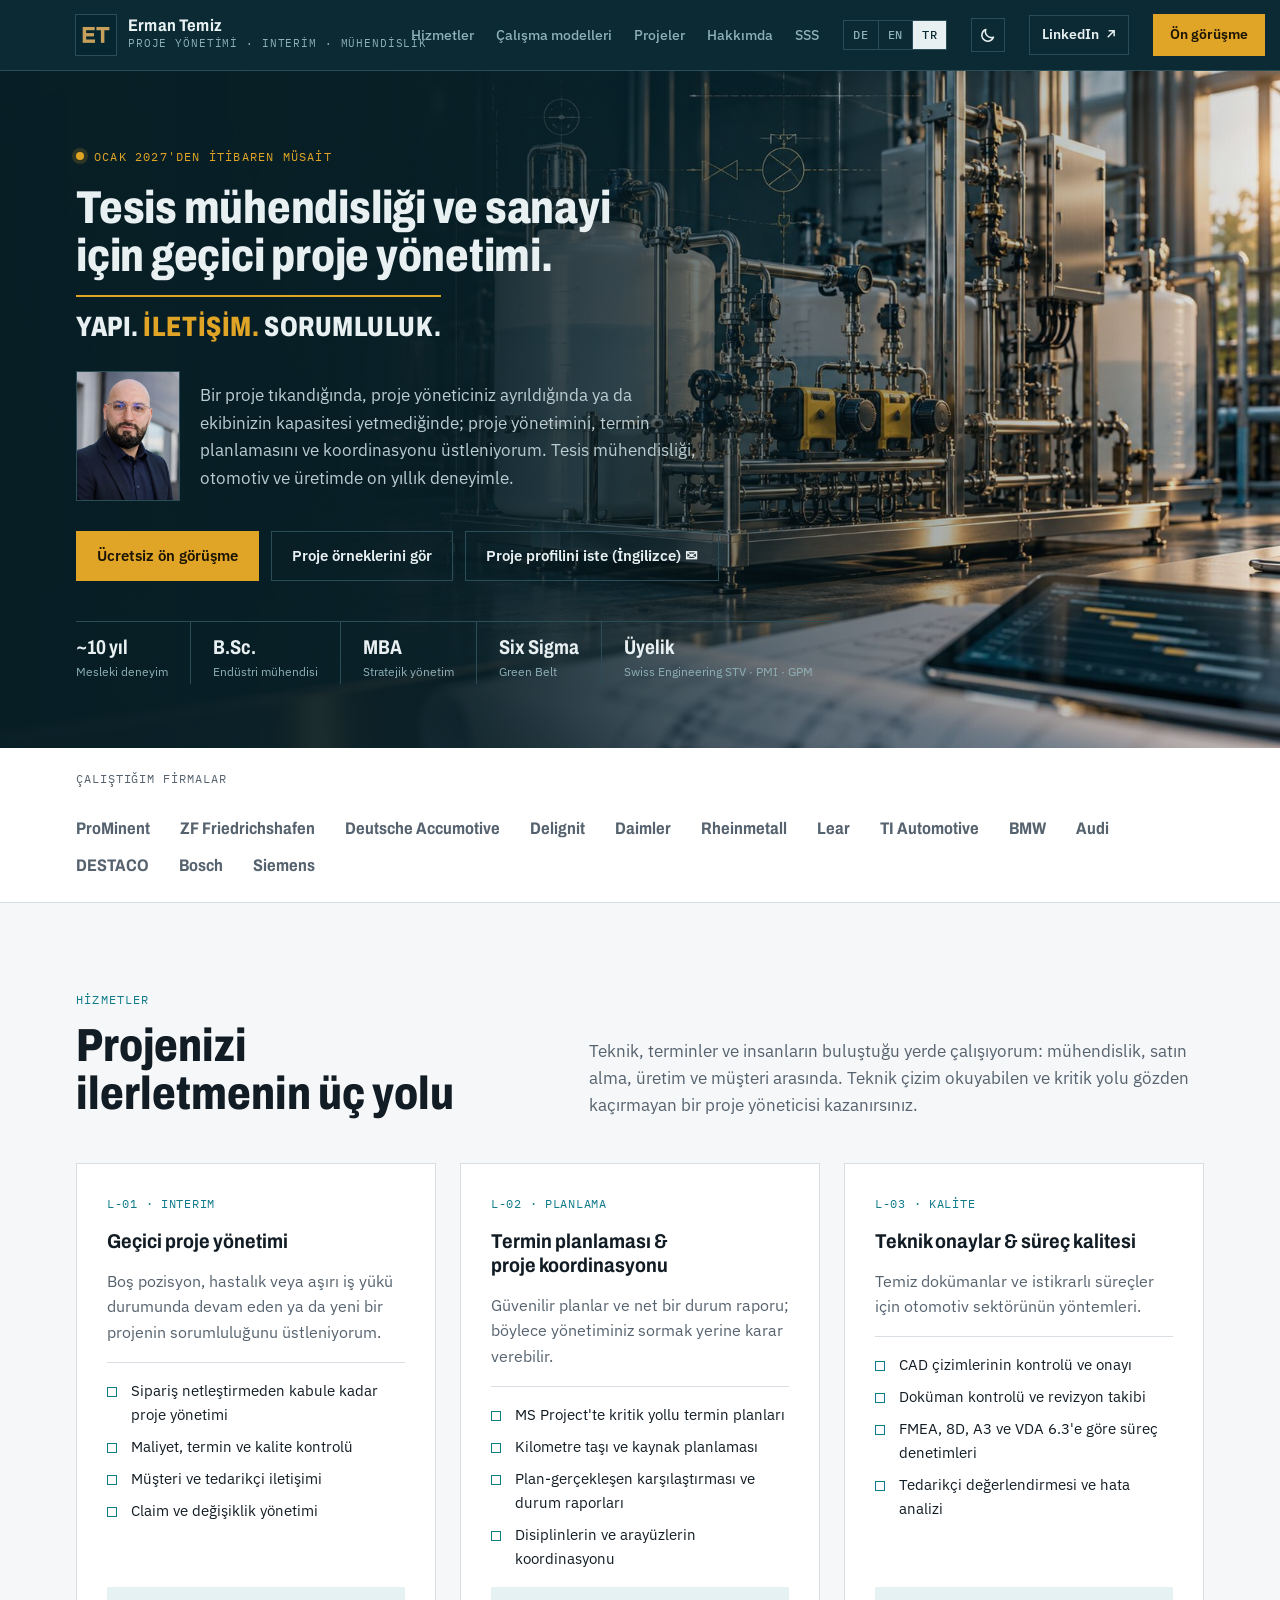
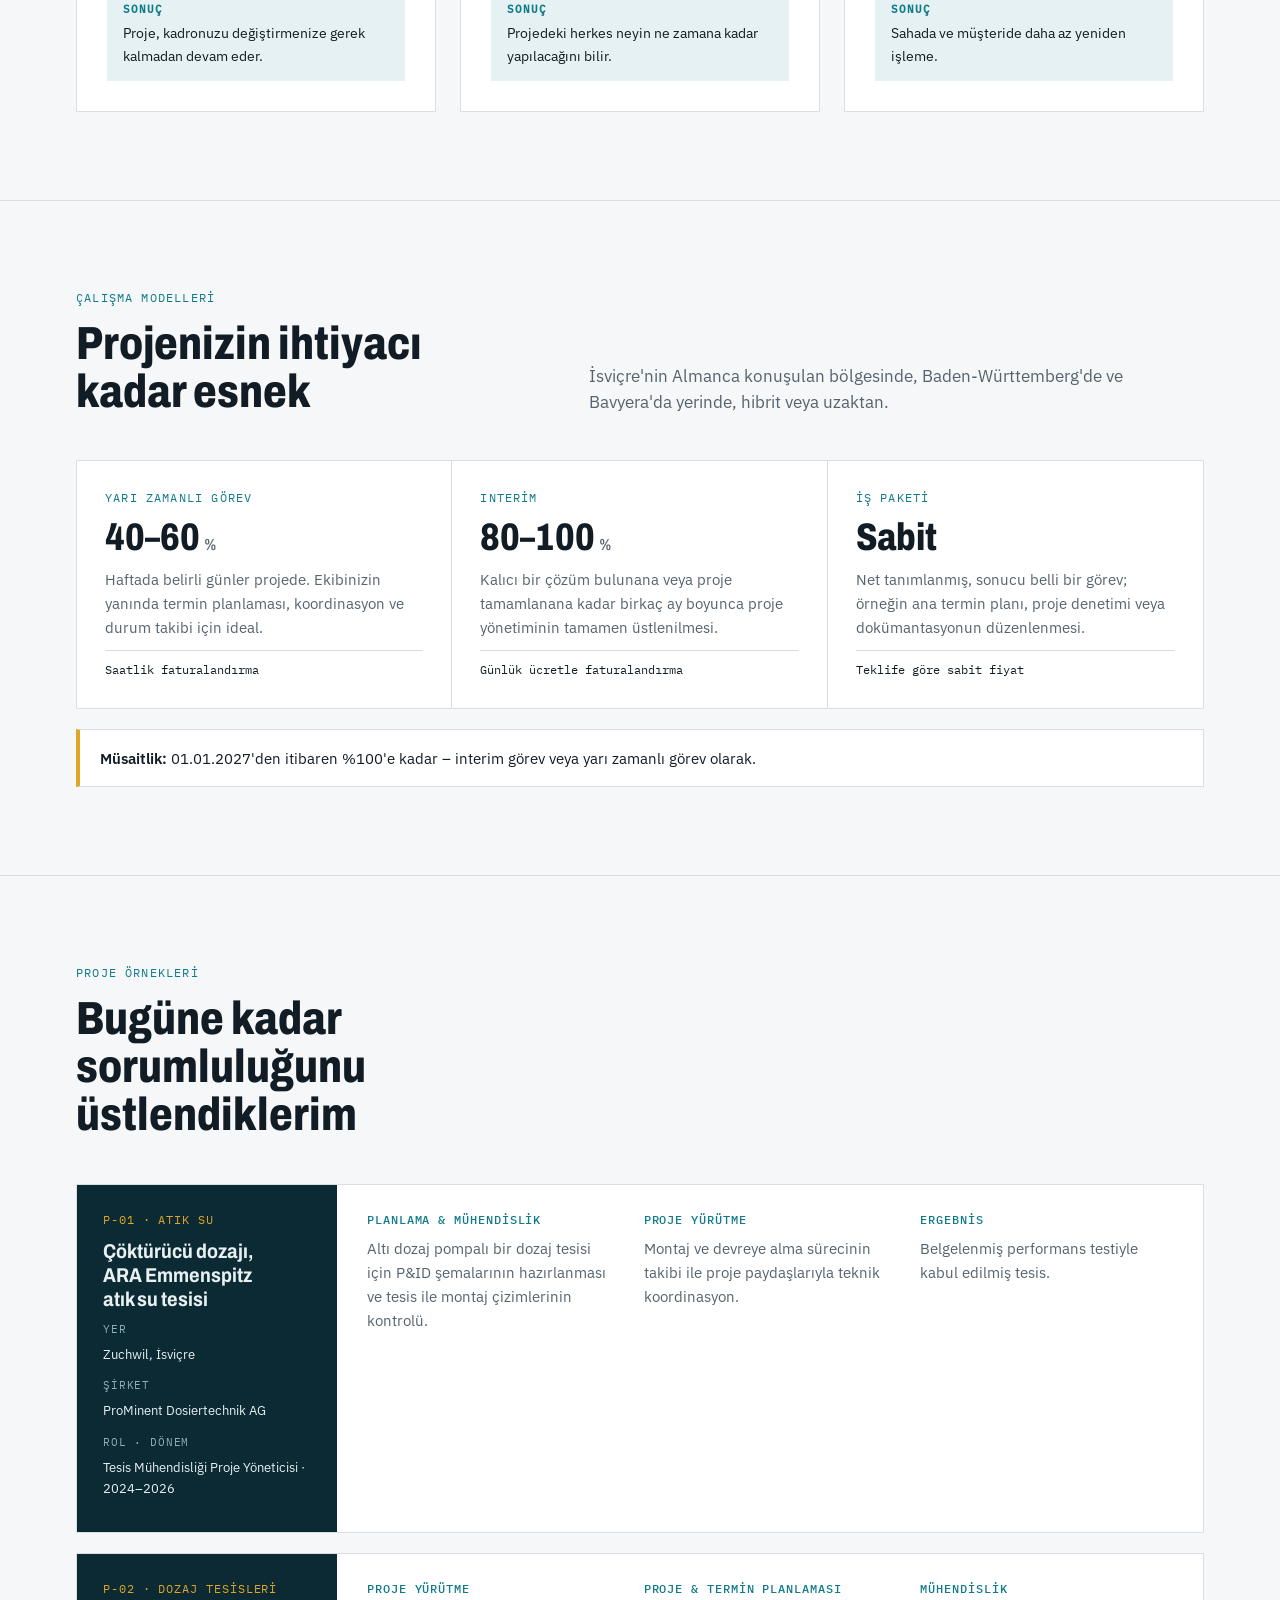
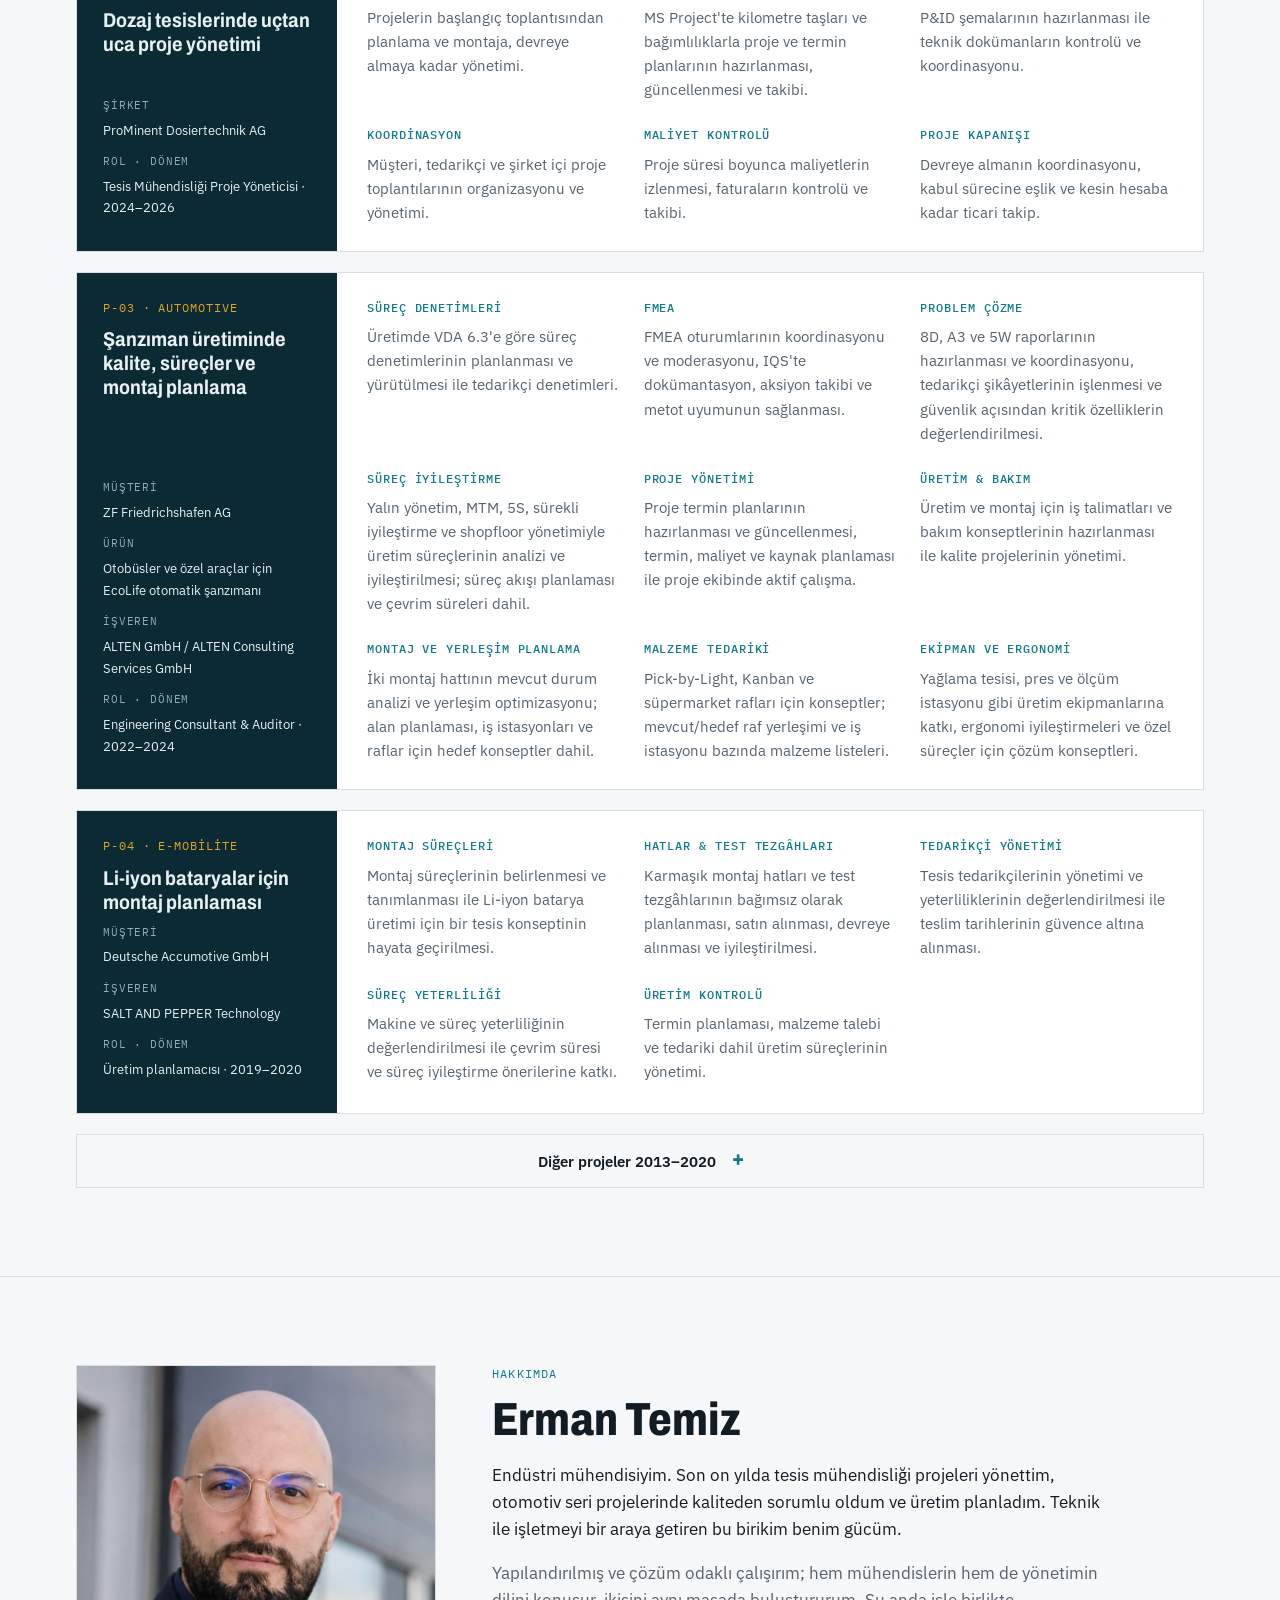
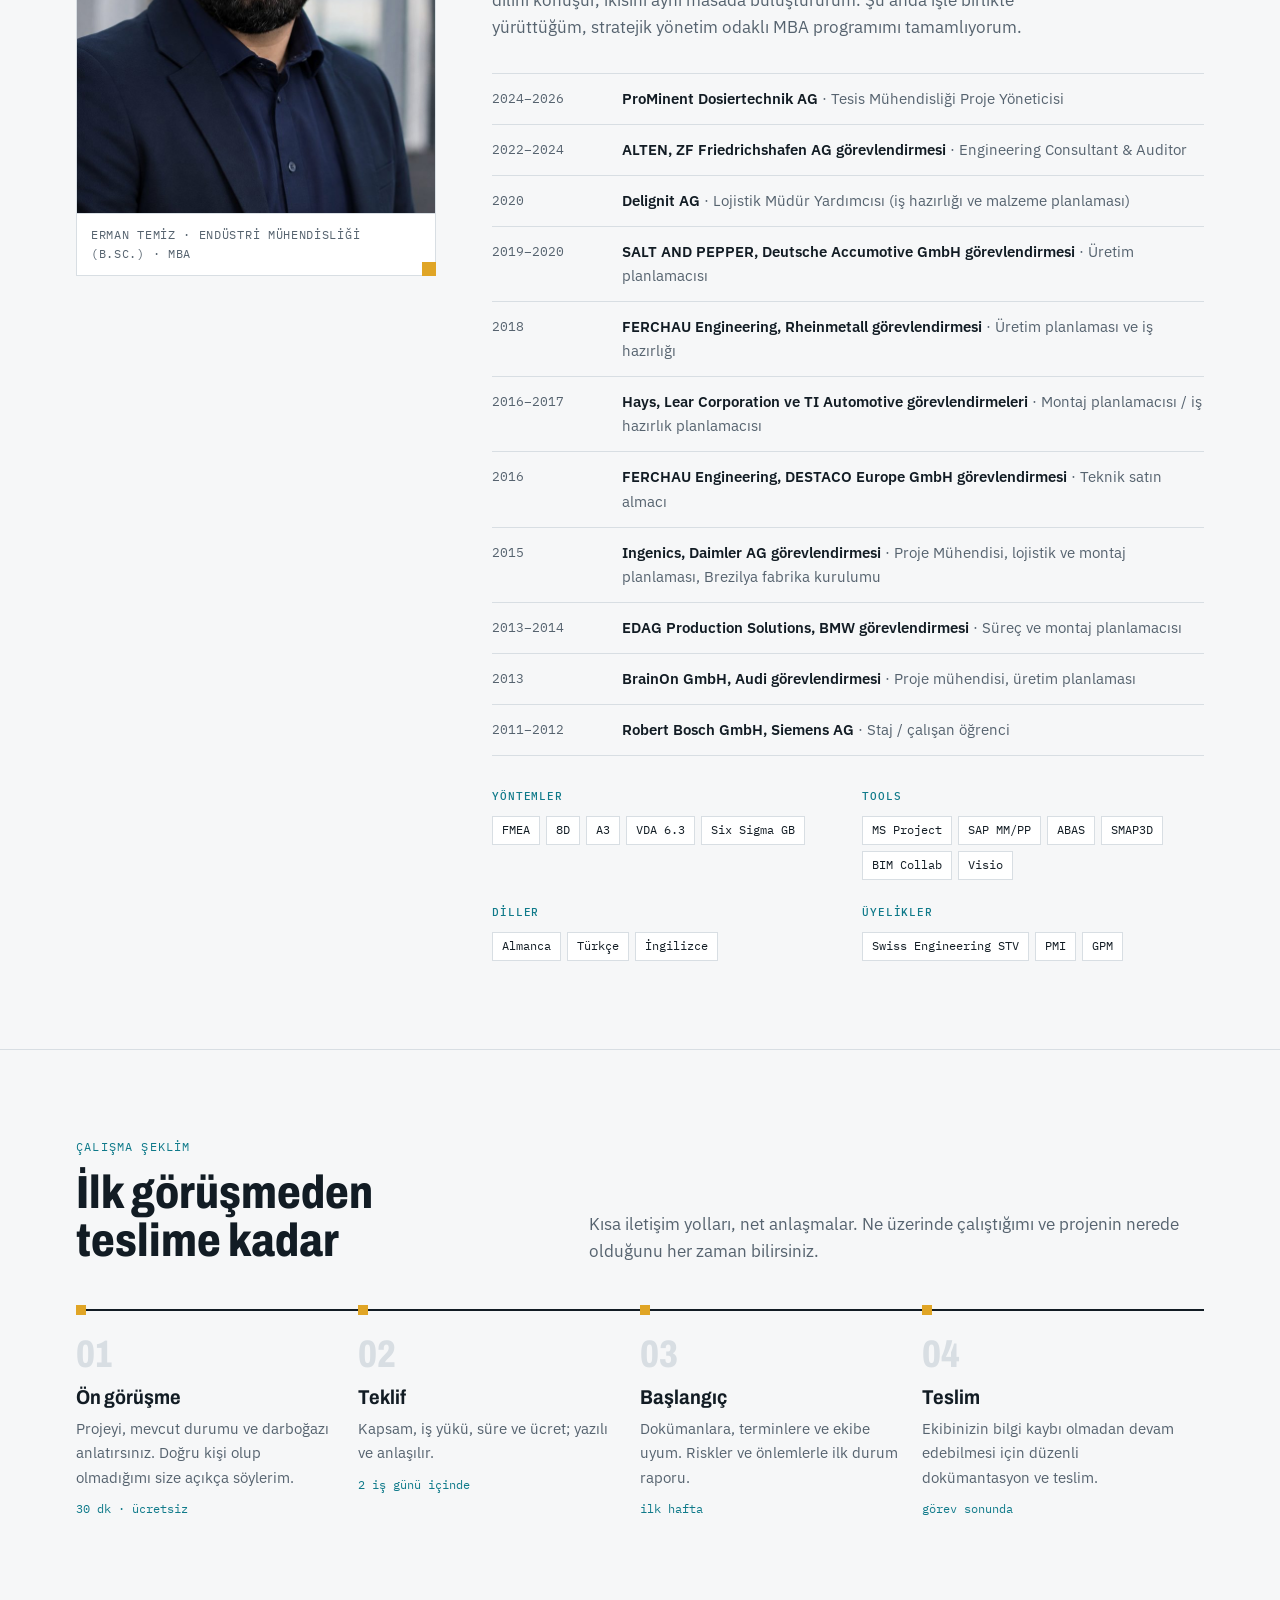
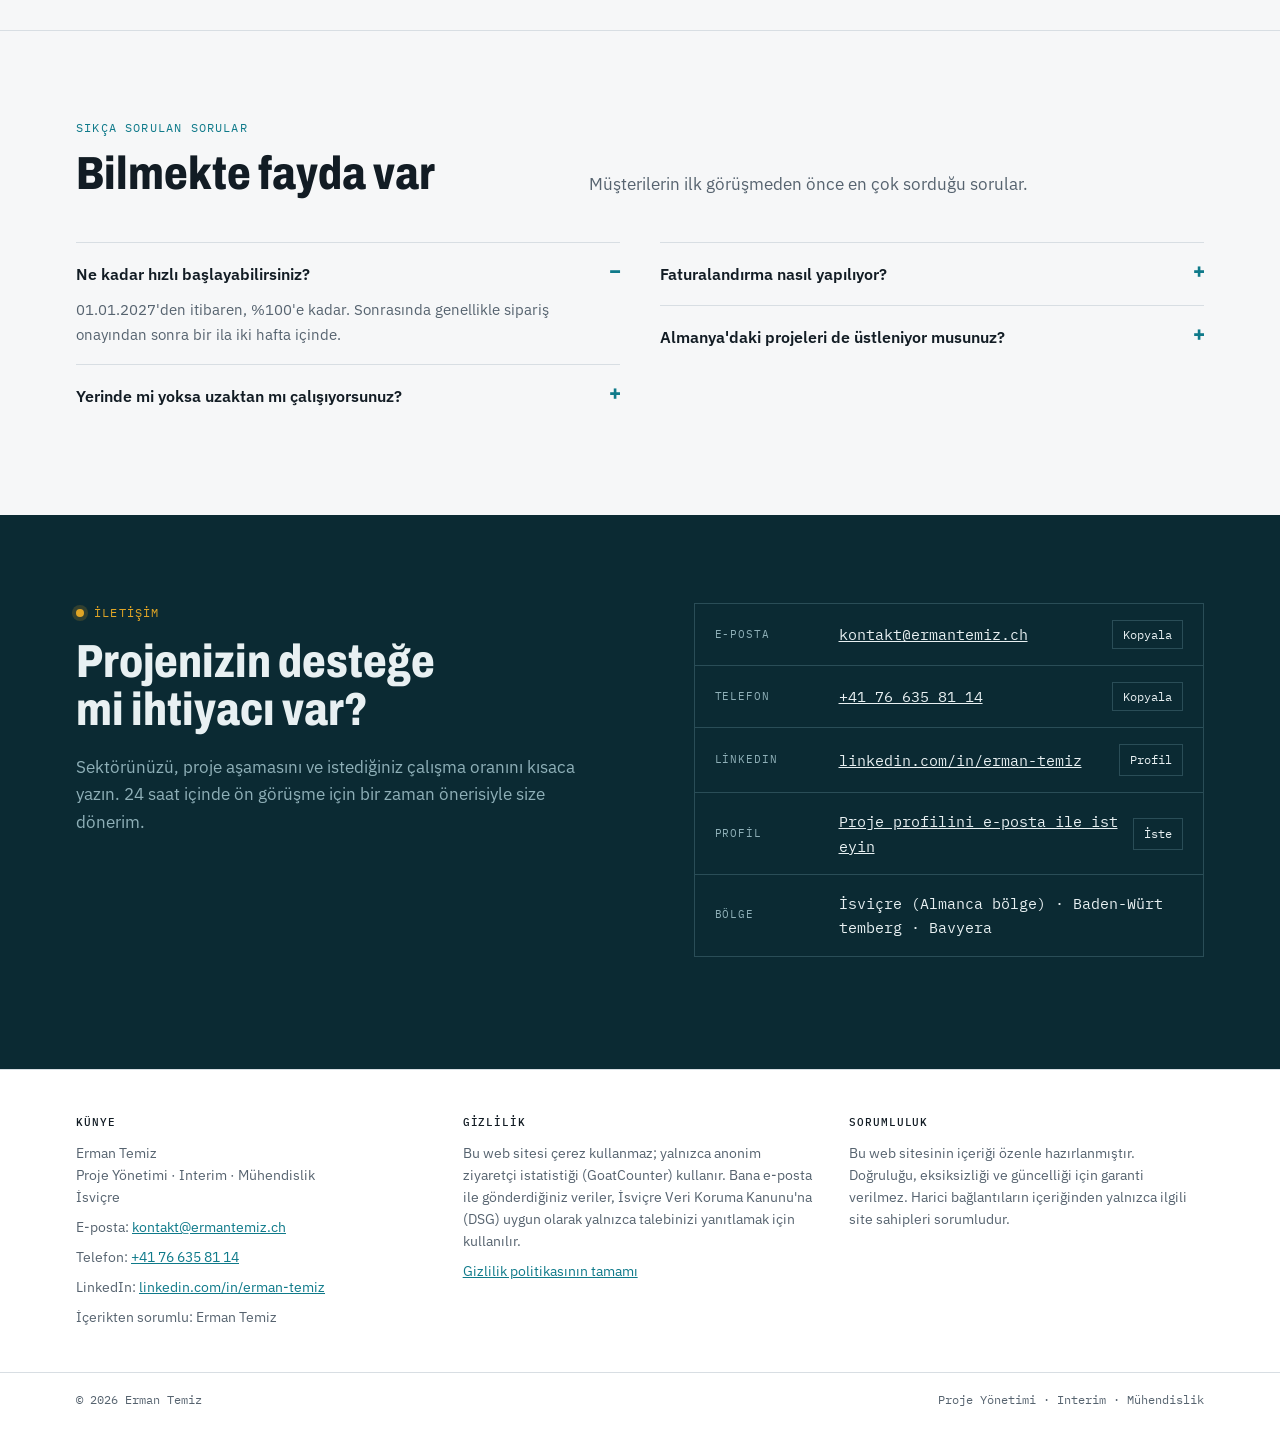
<file: tr/index.html>
<!doctype html>
<html lang="tr">
<head>
<meta charset="utf-8">
<meta name="viewport" content="width=device-width, initial-scale=1, viewport-fit=cover">
<title>Erman Temiz Proje Yönetimi</title>
<meta name="description" content="Erman Temiz – İsviçre'de tesis mühendisliği ve sanayi için geçici proje yönetimi, proje koordinasyonu ve termin planlaması.">
<meta property="og:type" content="website">
<meta property="og:site_name" content="Erman Temiz">
<meta property="og:locale" content="tr_TR">
<meta property="og:url" content="https://ermantemiz.ch/tr/">
<meta property="og:title" content="Erman Temiz – Tesis mühendisliği ve sanayi için geçici proje yönetimi">
<meta property="og:description" content="Tesis mühendisliği ve sanayi için proje yönetimi, termin planlaması ve kalite – İsviçre'nin Almanca bölgesi, Baden-Württemberg ve Bavyera. Yapı. İletişim. Sorumluluk.">
<meta property="og:image" content="https://ermantemiz.ch/img/og-image.jpg">
<meta property="og:image:width" content="1200">
<meta property="og:image:height" content="627">
<meta property="og:image:alt" content="Erman Temiz – Tesis mühendisliği ve sanayi için geçici proje yönetimi">
<meta name="twitter:card" content="summary_large_image">
<link rel="canonical" href="https://ermantemiz.ch/tr/">
<link rel="alternate" hreflang="de" href="https://ermantemiz.ch/">
<link rel="alternate" hreflang="en" href="https://ermantemiz.ch/en/">
<link rel="alternate" hreflang="tr" href="https://ermantemiz.ch/tr/">
<link rel="alternate" hreflang="x-default" href="https://ermantemiz.ch/">
<link rel="icon" href="/favicon.ico" sizes="any">
<link rel="icon" type="image/png" sizes="32x32" href="/favicon-32.png">
<link rel="apple-touch-icon" href="/apple-touch-icon.png">
<link rel="stylesheet" href="../fonts/fonts.css">
<script>try{var t=localStorage.getItem("theme");if(t==="dark"||t==="light")document.documentElement.dataset.theme=t}catch(e){}</script>
<style>
/* Layout: engineering consultancy. A deep petrol hero carrying a live P&ID line drawing; below, calm white sections on a strict 12-col grid, hairline rules, mono tag codes as in plant documentation. */
:root{
  --bg:#F6F7F8;
  --surface:#FFFFFF;
  --ink:#121C24;
  --muted:#56636F;
  --line:#D8DEE3;
  --band:#0B2A33;
  --band-ink:#E8F0F2;
  --band-muted:#8FB0B8;
  --band-line:#2A4D57;
  --accent:#0F7A8A;
  --accent-ink:#FFFFFF;
  --signal:#E0A526;
  --soft:#E6F1F3;
  --todo:#B4472E;
  --display:"Archivo","Arial Narrow",Arial,sans-serif;
  --body:"IBM Plex Sans",-apple-system,"Segoe UI",Roboto,sans-serif;
  --mono:"IBM Plex Mono",ui-monospace,Menlo,Consolas,monospace;
}
@media (prefers-color-scheme:dark){:root:not([data-theme="light"]){
  --bg:#0C1418;--surface:#121D22;--ink:#E5ECEF;--muted:#9AAAB2;--line:#26363D;
  --band:#081E25;--band-ink:#E8F0F2;--band-muted:#86A7AF;--band-line:#23444D;
  --accent:#4FB9C8;--accent-ink:#06171C;--signal:#F0B946;--soft:#15292F;--todo:#E9826A;color-scheme:dark}}
:root[data-theme="dark"]{
  --bg:#0C1418;--surface:#121D22;--ink:#E5ECEF;--muted:#9AAAB2;--line:#26363D;
  --band:#081E25;--band-ink:#E8F0F2;--band-muted:#86A7AF;--band-line:#23444D;
  --accent:#4FB9C8;--accent-ink:#06171C;--signal:#F0B946;--soft:#15292F;--todo:#E9826A;color-scheme:dark}

*{box-sizing:border-box}
html,body{margin:0}img{max-width:100%}[hidden]{display:none!important}
html{scroll-behavior:smooth}
@media (prefers-reduced-motion:reduce){html{scroll-behavior:auto}*{animation:none!important;transition:none!important}}
body{background:var(--bg);color:var(--ink);font-family:var(--body);font-size:16px;line-height:1.6}
body::before{content:"";position:fixed;inset:0 0 auto;height:env(safe-area-inset-top,0px);z-index:10;background:var(--band)}
a{color:var(--accent)}
:focus-visible{outline:2px solid var(--signal);outline-offset:3px}
.wrap{max-width:1160px;margin:0 auto;padding-left:max(16px,env(safe-area-inset-left,0px));padding-right:max(16px,env(safe-area-inset-right,0px))}
h1,h2,h3{font-family:var(--display);text-wrap:balance;margin:0}
p{margin:0}
.todo{border-bottom:1px dashed var(--todo);color:var(--todo)}

/* header */
header{position:sticky;top:env(safe-area-inset-top,0px);z-index:20;background:var(--band);color:var(--band-ink);border-bottom:1px solid var(--band-line)}
header .wrap{display:flex;align-items:center;gap:24px;padding-block:14px}
.logo{display:flex;align-items:center;gap:12px;text-decoration:none;color:inherit;margin-right:auto}
.mono-mark{width:40px;height:40px;border:1.5px solid var(--band-ink);display:grid;place-items:center;font-family:var(--display);font-weight:800;font-stretch:75%;font-size:1.05rem;letter-spacing:.02em;position:relative}
.mono-mark::after{content:"";position:absolute;right:-1.5px;bottom:-1.5px;width:10px;height:10px;background:var(--signal)}
.logo-img{width:40px;height:40px;display:block;flex:none;outline:1px solid var(--band-line)}
.logo-text b{display:block;font-family:var(--display);font-weight:700;font-stretch:85%;font-size:1.05rem;letter-spacing:.01em;line-height:1.1}
.logo-text span{display:block;font-family:var(--mono);font-size:.68rem;color:var(--band-muted);letter-spacing:.08em;text-transform:uppercase;white-space:nowrap}
nav{display:flex;gap:22px}
nav a{color:var(--band-muted);text-decoration:none;font-size:.88rem;font-weight:500;white-space:nowrap}
nav a:hover{color:var(--band-ink)}
.btn{display:inline-flex;align-items:center;justify-content:center;gap:8px;padding:12px 20px;font-family:var(--body);font-weight:600;font-size:.94rem;text-decoration:none;border:1px solid transparent;cursor:pointer;transition:background .15s,border-color .15s,color .15s;white-space:nowrap}
.btn-signal{background:var(--signal);color:#1B1404}
.btn-signal:hover{background:var(--band-ink)}
.btn-ghost{border-color:var(--band-line);color:var(--band-ink);background:transparent}
.btn-ghost:hover{border-color:var(--band-ink)}
.btn-dark{background:var(--ink);color:var(--surface)}
.btn-dark:hover{background:var(--accent);color:var(--accent-ink)}
header .btn{padding:9px 16px;font-size:.85rem}
@media (max-width:1240px){nav{display:none}}
@media (max-width:460px){header .btn{display:none}}
.li-link{display:inline-flex;align-items:center;gap:6px;padding:8px 12px;border:1px solid var(--band-line);color:var(--band-ink);text-decoration:none;font-size:.85rem;font-weight:600;white-space:nowrap;transition:border-color .15s}
.li-link:hover{border-color:var(--band-ink)}
.lang{display:flex;border:1px solid var(--band-line)}
.lang a{font-family:var(--mono);font-size:.74rem;font-weight:500;letter-spacing:.06em;padding:8px 9px;color:var(--band-muted);text-decoration:none;line-height:1}
.lang a + a{border-left:1px solid var(--band-line)}
.lang a:hover{color:var(--band-ink)}
.lang a[aria-current="page"]{background:var(--band-ink);color:var(--band)}
.theme-btn{display:inline-grid;place-items:center;width:34px;height:34px;padding:0;border:1px solid var(--band-line);background:transparent;color:var(--band-ink);cursor:pointer;transition:border-color .15s;flex:none}
.theme-btn:hover{border-color:var(--band-ink)}
.theme-btn svg{width:16px;height:16px;display:block}
.theme-btn .i-sun{display:none}
:root[data-theme="dark"] .theme-btn .i-sun{display:block}:root[data-theme="dark"] .theme-btn .i-moon{display:none}
@media (prefers-color-scheme:dark){:root:not([data-theme="light"]) .theme-btn .i-sun{display:block}:root:not([data-theme="light"]) .theme-btn .i-moon{display:none}}
@media (max-width:560px){.li-link{display:none}}
@media (max-width:760px){.logo-text span{display:none}}

/* hero */
.hero{background-color:var(--band);background-image:linear-gradient(90deg,rgba(8,30,37,.97) 0%,rgba(8,30,37,.9) 36%,rgba(8,30,37,.45) 62%,rgba(8,30,37,.08) 100%),url(../img/hero-anlage.jpg);background-size:cover;background-position:right center;color:var(--band-ink);overflow:hidden}
.hero .wrap{display:block;padding-block:76px 64px}
.hero-text{max-width:620px;min-width:0}
@media (max-width:900px){.hero{background-image:linear-gradient(180deg,rgba(8,30,37,.93) 0%,rgba(8,30,37,.86) 100%),url(../img/hero-anlage.jpg);background-position:70% center}.hero .wrap{padding-block:48px}}
.eyebrow{font-family:var(--mono);font-size:.75rem;letter-spacing:.1em;text-transform:uppercase;color:var(--signal);display:flex;align-items:center;gap:10px}
.eyebrow::before{content:"";width:8px;height:8px;background:var(--signal);border-radius:50%;box-shadow:0 0 0 4px rgba(224,165,38,.18)}
.hero h1{font-size:clamp(1.9rem,3.6vw,2.9rem);font-weight:800;font-stretch:80%;line-height:1.05;letter-spacing:-.005em;margin-top:18px}
.slogan{font-family:var(--display);font-weight:800;font-stretch:75%;text-transform:uppercase;font-size:clamp(1.25rem,2.3vw,1.75rem);line-height:1.15;letter-spacing:.02em;color:var(--band-ink);margin-top:14px;padding-top:14px;border-top:2px solid var(--signal);display:inline-block}
.slogan .hl{font-style:normal;color:var(--signal)}
.hero-me{display:flex;gap:20px;align-items:center;margin-top:28px}
.hero-me img{width:104px;height:130px;object-fit:cover;flex:none;border:1px solid var(--band-line);background:var(--band)}
.hero .lead{font-size:1.08rem;color:#B9CDD2;margin:0;max-width:52ch;min-width:0}
@media (max-width:480px){.hero-me{align-items:flex-start;gap:14px}.hero-me img{width:78px;height:98px}.hero .lead{font-size:1rem}}
.hero .cta{display:flex;flex-wrap:wrap;gap:12px;margin-top:30px}
@media (min-width:901px){.hero .cta{width:max-content;max-width:760px}}
.creds{display:grid;grid-template-columns:repeat(5,auto);justify-content:start;gap:0;margin-top:40px;border-top:1px solid var(--band-line)}
@media (min-width:901px){.creds{width:max-content}}
@media (max-width:1100px) and (min-width:561px){.creds{grid-template-columns:repeat(3,auto);row-gap:14px}.creds div:nth-child(3){border-right:0;margin-right:0}}
.creds div{padding:14px 22px 0 0;margin-right:22px;border-right:1px solid var(--band-line)}
.creds div:last-child{border-right:0;margin-right:0}
.creds b{display:block;font-family:var(--display);font-stretch:80%;font-weight:700;font-size:1.25rem;line-height:1.1}
.creds span{font-size:.78rem;color:var(--band-muted)}
@media (max-width:560px){.creds{grid-template-columns:1fr 1fr}.creds div{border-right:0;margin-right:0}.creds div:last-child{grid-column:1/-1}}


/* experience strip */
.strip{background:var(--surface);border-bottom:1px solid var(--line)}
.strip .wrap{display:flex;align-items:center;gap:28px;flex-wrap:wrap;padding-block:22px}
.strip small{font-family:var(--mono);font-size:.72rem;letter-spacing:.08em;text-transform:uppercase;color:var(--muted)}
.strip ul{display:flex;flex-wrap:wrap;gap:10px 30px;list-style:none;margin:0;padding:0}
.strip li{font-family:var(--display);font-weight:700;font-stretch:85%;font-size:1.05rem;color:var(--muted)}

/* sections */
section.blk{padding-block:88px}
section.blk + section.blk{border-top:1px solid var(--line)}
@media (max-width:700px){section.blk{padding-block:56px}}
.sec-head{display:grid;grid-template-columns:1fr 1.3fr;gap:40px;align-items:end;margin-bottom:44px}
.sec-head > *{min-width:0}
@media (max-width:820px){.sec-head{grid-template-columns:1fr;gap:16px}}
.kicker{font-family:var(--mono);font-size:.74rem;letter-spacing:.1em;text-transform:uppercase;color:var(--accent);margin-bottom:12px}
h2{font-size:clamp(1.9rem,3.8vw,2.9rem);font-weight:800;font-stretch:80%;line-height:1.04}
.sec-head p{color:var(--muted);font-size:1.05rem;max-width:60ch}
h3{font-size:1.25rem;font-weight:700;font-stretch:88%;line-height:1.2}

/* services */
.svc-grid{display:grid;grid-template-columns:repeat(3,1fr);gap:24px}
@media (max-width:960px){.svc-grid{grid-template-columns:1fr}}
.svc{background:var(--surface);border:1px solid var(--line);padding:30px;display:flex;flex-direction:column;gap:16px;min-width:0}
.svc .code{font-family:var(--mono);font-size:.75rem;color:var(--accent);letter-spacing:.06em}
.svc p{color:var(--muted)}
.svc ul{margin:0;padding:0;list-style:none;display:grid;gap:8px;border-top:1px solid var(--line);padding-top:16px}
.svc li{display:grid;grid-template-columns:14px 1fr;gap:10px;font-size:.94rem}
.svc li::before{content:"";width:8px;height:8px;border:1.5px solid var(--accent);margin-top:8px}
.svc .out{margin-top:auto;background:var(--soft);padding:14px 16px;font-size:.9rem}
.svc .out b{display:block;font-family:var(--mono);font-size:.7rem;letter-spacing:.08em;text-transform:uppercase;color:var(--accent);margin-bottom:2px}

/* models */
.models{display:grid;grid-template-columns:repeat(3,1fr);border:1px solid var(--line);background:var(--surface)}
@media (max-width:860px){.models{grid-template-columns:1fr}}
.model{padding:28px;border-right:1px solid var(--line);display:flex;flex-direction:column;gap:10px;min-width:0}
.model:last-child{border-right:0}
@media (max-width:860px){.model{border-right:0;border-bottom:1px solid var(--line)}.model:last-child{border-bottom:0}}
.model .pens{font-family:var(--display);font-stretch:78%;font-weight:800;font-size:2.4rem;line-height:1;font-variant-numeric:tabular-nums}
.model .pens small{font-size:1rem;font-weight:600;color:var(--muted);margin-left:4px}
.model p{color:var(--muted);font-size:.95rem}
.model .meta{font-family:var(--mono);font-size:.74rem;color:var(--ink);border-top:1px solid var(--line);padding-top:10px;margin-top:auto}
.avail-note{margin-top:20px;display:flex;gap:14px;align-items:flex-start;background:var(--surface);border:1px solid var(--line);border-left:4px solid var(--signal);padding:16px 20px}
.avail-note p{font-size:.95rem}

/* cases */
.cases{display:grid;gap:20px}
.case{display:grid;grid-template-columns:260px 1fr;background:var(--surface);border:1px solid var(--line)}
.case > *{min-width:0}
@media (max-width:820px){.case{grid-template-columns:1fr}}
.case-side{background:var(--band);color:var(--band-ink);padding:26px;display:flex;flex-direction:column;gap:10px}
.case-side .code{font-family:var(--mono);font-size:.72rem;color:var(--signal);letter-spacing:.08em}
.case-side h3{color:var(--band-ink)}
.case-side dl{margin:auto 0 0;display:grid;gap:6px;font-size:.84rem}
.case-side dt{font-family:var(--mono);font-size:.66rem;letter-spacing:.08em;text-transform:uppercase;color:var(--band-muted)}
.case-side dd{margin:0 0 6px}
.case-body{padding:26px 30px;display:grid;grid-template-columns:repeat(2,1fr);gap:24px}
.case-body.case-3{grid-template-columns:repeat(3,1fr)}
@media (max-width:820px){.case-body,.case-body.case-3{grid-template-columns:1fr}}
.case-body h4{font-family:var(--mono);font-size:.72rem;letter-spacing:.08em;text-transform:uppercase;color:var(--accent);margin:0 0 8px;font-weight:500}
.case-body p{font-size:.94rem;color:var(--muted)}

/* about */
.about{display:grid;grid-template-columns:360px 1fr;gap:56px;align-items:start}
.about > *{min-width:0}
@media (max-width:900px){.about{grid-template-columns:1fr;gap:32px}}
.portrait{margin:0;max-width:100%;position:relative;border:1px solid var(--line);background:var(--surface)}
.portrait img{display:block;width:100%;height:auto;aspect-ratio:4/5;object-fit:cover}
.portrait::after{content:"";position:absolute;right:-1px;bottom:-1px;width:14px;height:14px;background:var(--signal)}
.portrait figcaption{font-family:var(--mono);font-size:.72rem;letter-spacing:.06em;text-transform:uppercase;color:var(--muted);padding:12px 14px;border-top:1px solid var(--line)}
.about-text p{font-size:1.06rem;max-width:62ch}
.about-text p + p{margin-top:16px}
.about-text .muted{color:var(--muted)}
.cv{margin-top:32px;border-top:1px solid var(--line)}
.cv-row{display:grid;grid-template-columns:110px 1fr;gap:20px;padding-block:13px;border-bottom:1px solid var(--line);font-size:.94rem}
.cv-row > *{min-width:0}
.cv-row time{font-family:var(--mono);font-size:.8rem;color:var(--muted);font-variant-numeric:tabular-nums;padding-top:2px}
.cv-row b{font-weight:600}
.cv-row span{color:var(--muted)}
.skills{display:grid;grid-template-columns:repeat(2,1fr);gap:24px 28px;margin-top:32px}
@media (max-width:640px){.skills{grid-template-columns:1fr}}
.skills h4{font-family:var(--mono);font-size:.7rem;letter-spacing:.08em;text-transform:uppercase;color:var(--accent);margin:0 0 10px;font-weight:500}
.chips{display:flex;flex-wrap:wrap;gap:6px}
.chip{font-family:var(--mono);font-size:.74rem;padding:4px 9px;border:1px solid var(--line);background:var(--surface)}

/* process */
.steps{display:grid;grid-template-columns:repeat(4,1fr);gap:0;list-style:none;margin:0;padding:0;counter-reset:s}
@media (max-width:900px){.steps{grid-template-columns:1fr 1fr}}
@media (max-width:520px){.steps{grid-template-columns:1fr}}
.steps li{counter-increment:s;padding:24px 24px 24px 0;border-top:2px solid var(--ink);position:relative;min-width:0}
.steps li::before{content:counter(s,decimal-leading-zero);font-family:var(--display);font-stretch:75%;font-weight:800;font-size:2.4rem;color:var(--line);line-height:1;display:block;margin-bottom:12px}
.steps li::after{content:"";position:absolute;top:-6px;left:0;width:10px;height:10px;background:var(--signal)}
.steps p{color:var(--muted);font-size:.94rem;margin-top:8px}
.steps .dur{font-family:var(--mono);font-size:.72rem;color:var(--accent);margin-top:10px;display:block}

/* faq */
.faq{display:grid;grid-template-columns:1fr 1fr;gap:0 40px}
@media (max-width:820px){.faq{grid-template-columns:1fr}}
details{border-top:1px solid var(--line);padding-block:18px}
summary{cursor:pointer;font-weight:600;font-size:1.02rem;list-style:none;display:flex;justify-content:space-between;gap:16px}
summary::-webkit-details-marker{display:none}
summary::after{content:"+";font-family:var(--mono);color:var(--accent);font-size:1.2rem;line-height:1}
details[open] summary::after{content:"–"}
details p{color:var(--muted);margin-top:10px;font-size:.95rem;max-width:60ch}
.more{border-top:0;padding-block:0;margin-top:20px}
.more>summary{justify-content:center;border:1px solid var(--line);padding:14px 20px;font-size:.95rem}
.more>summary:hover{border-color:var(--accent)}
.more>.cases{margin-top:20px}

/* contact */
.contact{background:var(--band);color:var(--band-ink)}
.contact .wrap{display:grid;grid-template-columns:1.1fr 1fr;gap:56px;padding-block:88px}
.contact .wrap > *{min-width:0}
@media (max-width:860px){.contact .wrap{grid-template-columns:1fr;padding-block:56px;gap:36px}}
.contact h2{color:var(--band-ink)}
.contact .lead{color:var(--band-muted);font-size:1.08rem;margin-top:18px;max-width:52ch}
.ccard{border:1px solid var(--band-line);display:grid}
.crow{display:grid;grid-template-columns:110px 1fr auto;gap:14px;align-items:center;padding:16px 20px;border-bottom:1px solid var(--band-line)}
.crow:last-child{border-bottom:0}
.crow > *{min-width:0}
.crow .k{font-family:var(--mono);font-size:.7rem;letter-spacing:.08em;text-transform:uppercase;color:var(--band-muted)}
.crow .v{font-family:var(--mono);font-size:.95rem;word-break:break-all}
.crow .v a{color:var(--band-ink)}
.crow .todo{color:var(--signal);border-color:var(--signal)}
.copy{background:transparent;border:1px solid var(--band-line);color:var(--band-ink);font-family:var(--mono);font-size:.72rem;padding:6px 10px;cursor:pointer}
.copy:hover{border-color:var(--band-ink)}
@media (max-width:480px){.crow{grid-template-columns:1fr auto}.crow .k{grid-column:1/-1}}
.copy-note{font-family:var(--mono);font-size:.75rem;color:var(--signal);min-height:1.2em;margin-top:10px}

/* footer / legal */
footer{background:var(--surface);border-top:1px solid var(--line)}
.legal{display:grid;grid-template-columns:repeat(3,1fr);gap:32px;padding-block:44px;font-size:.86rem;color:var(--muted)}
.legal > *{min-width:0}
@media (max-width:820px){.legal{grid-template-columns:1fr}}
.legal h4{font-family:var(--mono);font-size:.7rem;letter-spacing:.08em;text-transform:uppercase;color:var(--ink);margin:0 0 10px;font-weight:500}
.legal p + p{margin-top:8px}
.foot-bar{border-top:1px solid var(--line)}
.foot-bar .wrap{display:flex;justify-content:space-between;flex-wrap:wrap;gap:10px;padding-block:18px 32px;font-family:var(--mono);font-size:.72rem;color:var(--muted)}
</style>
</head>
<body>

<header>
  <div class="wrap">
    <a class="logo" href="#start" aria-label="Erman Temiz, sayfa başına">
      <img class="logo-img" src="../img/logo-et-160.png" width="40" height="40" alt="">
      <span class="logo-text"><b>Erman Temiz</b><span>Proje Yönetimi · Interim · Mühendislik</span></span>
    </a>
    <nav aria-label="Ana menü">
      <a href="#leistungen">Hizmetler</a>
      <a href="#einsatz">Çalışma modelleri</a>
      <a href="#projekte">Projeler</a>
      <a href="#ueber-mich">Hakkımda</a>
      <a href="#faq">SSS</a>
    </nav>
    <div class="lang" role="group" aria-label="Dil"><a href="https://ermantemiz.ch/" lang="de" hreflang="de">DE</a><a href="https://ermantemiz.ch/en/" lang="en" hreflang="en">EN</a><a href="https://ermantemiz.ch/tr/" lang="tr" hreflang="tr" aria-current="page">TR</a></div>
    <button class="theme-btn" type="button" id="themeToggle" aria-label="Açık/koyu mod değiştir" title="Açık/koyu mod değiştir" hidden><svg class="i-moon" viewBox="0 0 16 16" aria-hidden="true"><path d="M13.5 10.2A6 6 0 0 1 5.8 2.5a6 6 0 1 0 7.7 7.7z" fill="none" stroke="currentColor" stroke-width="1.5" stroke-linejoin="round"/></svg><svg class="i-sun" viewBox="0 0 16 16" aria-hidden="true"><circle cx="8" cy="8" r="3" fill="none" stroke="currentColor" stroke-width="1.5"/><path d="M8 1v2M8 13v2M1 8h2M13 8h2M3 3l1.4 1.4M11.6 11.6 13 13M3 13l1.4-1.4M11.6 4.4 13 3" stroke="currentColor" stroke-width="1.5" stroke-linecap="round"/></svg></button>
    <a class="li-link" href="https://www.linkedin.com/in/erman-temiz/" target="_blank" rel="noopener" aria-label="Erman Temiz LinkedIn profili (yeni sekmede açılır)">LinkedIn<svg viewBox="0 0 12 12" width="11" height="11" aria-hidden="true"><path d="M4 2h6v6M10 2 3 9" fill="none" stroke="currentColor" stroke-width="1.6"/></svg></a>
    <a class="btn btn-signal" href="#kontakt">Ön görüşme</a>
  </div>
</header>

<main>
  <section class="hero" id="start">
    <div class="wrap">
      <div class="hero-text">
        <div class="eyebrow">Ocak 2027'den itibaren müsait</div>
        <h1>Tesis mühendisliği ve sanayi için geçici proje yönetimi.</h1>
        <p class="slogan">Yapı. <em class="hl">İletişim.</em> Sorumluluk.</p>
        <div class="hero-me">
          <img src="../img/erman-temiz.jpg" width="104" height="130" alt="Erman Temiz portresi">
          <p class="lead">Bir proje tıkandığında, proje yöneticiniz ayrıldığında ya da ekibinizin kapasitesi yetmediğinde; proje yönetimini, termin planlamasını ve koordinasyonu üstleniyorum. Tesis mühendisliği, otomotiv ve üretimde on yıllık deneyimle.</p>
        </div>
        <div class="cta">
          <a class="btn btn-signal" href="#kontakt">Ücretsiz ön görüşme</a>
          <a class="btn btn-ghost" href="#projekte">Proje örneklerini gör</a>
          <a class="btn btn-ghost" href="mailto:kontakt@ermantemiz.ch?subject=Proje%20profili%20talebi%20%E2%80%93%20Erman%20Temiz&amp;body=Merhaba%20Erman%20Bey%2C%0A%0Al%C3%BCtfen%20bana%20proje%20profilinizi%20%28PDF%2C%20%C4%B0ngilizce%29%20g%C3%B6nderin.%0A%0A%C5%9Eirket%3A%0AAd%20Soyad%3A%0AKonu%20/%20proje%3A%0A%0ASayg%C4%B1lar%C4%B1mla%0A" data-goatcounter-click="projektprofil-anfrage-hero">Proje profilini iste (İngilizce) ✉</a>
        </div>
        <div class="creds">
          <div><b>~10 yıl</b><span>Mesleki deneyim</span></div>
          <div><b>B.Sc.</b><span>Endüstri mühendisi</span></div>
          <div><b>MBA</b><span>Stratejik yönetim</span></div>
          <div><b>Six Sigma</b><span>Green Belt</span></div>
          <div><b>Üyelik</b><span>Swiss Engineering STV · PMI · GPM</span></div>
        </div>
      </div>
    </div>
  </section>

  <div class="strip">
    <div class="wrap">
      <small>Çalıştığım firmalar</small>
      <ul>
        <li>ProMinent</li><li>ZF Friedrichshafen</li><li>Deutsche Accumotive</li><li>Delignit</li><li>Daimler</li><li>Rheinmetall</li><li>Lear</li><li>TI Automotive</li><li>BMW</li><li>Audi</li><li>DESTACO</li><li>Bosch</li><li>Siemens</li>
      </ul>
    </div>
  </div>

  <section class="blk" id="leistungen">
    <div class="wrap">
      <div class="sec-head">
        <div><div class="kicker">Hizmetler</div><h2>Projenizi ilerletmenin üç yolu</h2></div>
        <p>Teknik, terminler ve insanların buluştuğu yerde çalışıyorum: mühendislik, satın alma, üretim ve müşteri arasında. Teknik çizim okuyabilen ve kritik yolu gözden kaçırmayan bir proje yöneticisi kazanırsınız.</p>
      </div>
      <div class="svc-grid">
        <article class="svc">
          <span class="code">L-01 · INTERIM</span>
          <h3>Geçici proje yönetimi</h3>
          <p>Boş pozisyon, hastalık veya aşırı iş yükü durumunda devam eden ya da yeni bir projenin sorumluluğunu üstleniyorum.</p>
          <ul>
            <li>Sipariş netleştirmeden kabule kadar proje yönetimi</li>
            <li>Maliyet, termin ve kalite kontrolü</li>
            <li>Müşteri ve tedarikçi iletişimi</li>
            <li>Claim ve değişiklik yönetimi</li>
          </ul>
          <div class="out"><b>Sonuç</b>Proje, kadronuzu değiştirmenize gerek kalmadan devam eder.</div>
        </article>
        <article class="svc">
          <span class="code">L-02 · PLANLAMA</span>
          <h3>Termin planlaması &amp; proje koordinasyonu</h3>
          <p>Güvenilir planlar ve net bir durum raporu; böylece yönetiminiz sormak yerine karar verebilir.</p>
          <ul>
            <li>MS Project'te kritik yollu termin planları</li>
            <li>Kilometre taşı ve kaynak planlaması</li>
            <li>Plan-gerçekleşen karşılaştırması ve durum raporları</li>
            <li>Disiplinlerin ve arayüzlerin koordinasyonu</li>
          </ul>
          <div class="out"><b>Sonuç</b>Projedeki herkes neyin ne zamana kadar yapılacağını bilir.</div>
        </article>
        <article class="svc">
          <span class="code">L-03 · KALİTE</span>
          <h3>Teknik onaylar &amp; süreç kalitesi</h3>
          <p>Temiz dokümanlar ve istikrarlı süreçler için otomotiv sektörünün yöntemleri.</p>
          <ul>
            <li>CAD çizimlerinin kontrolü ve onayı</li>
            <li>Doküman kontrolü ve revizyon takibi</li>
            <li>FMEA, 8D, A3 ve VDA 6.3'e göre süreç denetimleri</li>
            <li>Tedarikçi değerlendirmesi ve hata analizi</li>
          </ul>
          <div class="out"><b>Sonuç</b>Sahada ve müşteride daha az yeniden işleme.</div>
        </article>
      </div>
    </div>
  </section>

  <section class="blk" id="einsatz">
    <div class="wrap">
      <div class="sec-head">
        <div><div class="kicker">Çalışma modelleri</div><h2>Projenizin ihtiyacı kadar esnek</h2></div>
        <p>İsviçre'nin Almanca konuşulan bölgesinde, Baden-Württemberg'de ve Bavyera'da yerinde, hibrit veya uzaktan.</p>
      </div>
      <div class="models">
        <div class="model">
          <span class="kicker" style="margin:0">Yarı zamanlı görev</span>
          <div class="pens">40–60<small>%</small></div>
          <p>Haftada belirli günler projede. Ekibinizin yanında termin planlaması, koordinasyon ve durum takibi için ideal.</p>
          <div class="meta">Saatlik faturalandırma</div>
        </div>
        <div class="model">
          <span class="kicker" style="margin:0">Interim</span>
          <div class="pens">80–100<small>%</small></div>
          <p>Kalıcı bir çözüm bulunana veya proje tamamlanana kadar birkaç ay boyunca proje yönetiminin tamamen üstlenilmesi.</p>
          <div class="meta">Günlük ücretle faturalandırma</div>
        </div>
        <div class="model">
          <span class="kicker" style="margin:0">İş paketi</span>
          <div class="pens">Sabit</div>
          <p>Net tanımlanmış, sonucu belli bir görev; örneğin ana termin planı, proje denetimi veya dokümantasyonun düzenlenmesi.</p>
          <div class="meta">Teklife göre sabit fiyat</div>
        </div>
      </div>
      <div class="avail-note">
        <p><b>Müsaitlik:</b> 01.01.2027'den itibaren %100'e kadar – interim görev veya yarı zamanlı görev olarak.</p>
      </div>
    </div>
  </section>

  <section class="blk" id="projekte">
    <div class="wrap">
      <div class="sec-head">
        <div><div class="kicker">Proje örnekleri</div><h2>Bugüne kadar sorumluluğunu üstlendiklerim</h2></div>
      </div>
      <div class="cases">
        <article class="case">
          <div class="case-side">
            <span class="code">P-01 · ATIK SU</span>
            <h3>Çöktürücü dozajı, ARA Emmenspitz atık su tesisi</h3>
            <dl>
              <dt>Yer</dt><dd>Zuchwil, İsviçre</dd>
              <dt>Şirket</dt><dd>ProMinent Dosiertechnik AG</dd>
              <dt>Rol · Dönem</dt><dd>Tesis Mühendisliği Proje Yöneticisi · 2024–2026</dd>
            </dl>
          </div>
          <div class="case-body case-3">
            <div><h4>Planlama &amp; mühendislik</h4><p>Altı dozaj pompalı bir dozaj tesisi için P&amp;ID şemalarının hazırlanması ve tesis ile montaj çizimlerinin kontrolü.</p></div>
            <div><h4>Proje yürütme</h4><p>Montaj ve devreye alma sürecinin takibi ile proje paydaşlarıyla teknik koordinasyon.</p></div>
            <div><h4>Ergebnis</h4><p>Belgelenmiş performans testiyle kabul edilmiş tesis.</p></div>
          </div>
        </article>
        <article class="case">
          <div class="case-side">
            <span class="code">P-02 · DOZAJ TESİSLERİ</span>
            <h3>Dozaj tesislerinde uçtan uca proje yönetimi</h3>
            <dl>
              <dt>Şirket</dt><dd>ProMinent Dosiertechnik AG</dd>
              <dt>Rol · Dönem</dt><dd>Tesis Mühendisliği Proje Yöneticisi · 2024–2026</dd>
            </dl>
          </div>
          <div class="case-body case-3">
            <div><h4>Proje yürütme</h4><p>Projelerin başlangıç toplantısından planlama ve montaja, devreye almaya kadar yönetimi.</p></div>
            <div><h4>Proje &amp; termin planlaması</h4><p>MS Project'te kilometre taşları ve bağımlılıklarla proje ve termin planlarının hazırlanması, güncellenmesi ve takibi.</p></div>
            <div><h4>Mühendislik</h4><p>P&amp;ID şemalarının hazırlanması ile teknik dokümanların kontrolü ve koordinasyonu.</p></div>
            <div><h4>Koordinasyon</h4><p>Müşteri, tedarikçi ve şirket içi proje toplantılarının organizasyonu ve yönetimi.</p></div>
            <div><h4>Maliyet kontrolü</h4><p>Proje süresi boyunca maliyetlerin izlenmesi, faturaların kontrolü ve takibi.</p></div>
            <div><h4>Proje kapanışı</h4><p>Devreye almanın koordinasyonu, kabul sürecine eşlik ve kesin hesaba kadar ticari takip.</p></div>
          </div>
        </article>
        <article class="case">
          <div class="case-side">
            <span class="code">P-03 · AUTOMOTIVE</span>
            <h3>Şanzıman üretiminde kalite, süreçler ve montaj planlama</h3>
            <dl>
              <dt>Müşteri</dt><dd>ZF Friedrichshafen AG</dd>
              <dt>Ürün</dt><dd>Otobüsler ve özel araçlar için EcoLife otomatik şanzımanı</dd>
              <dt>İşveren</dt><dd>ALTEN GmbH / ALTEN Consulting Services GmbH</dd>
              <dt>Rol · Dönem</dt><dd>Engineering Consultant &amp; Auditor · 2022–2024</dd>
            </dl>
          </div>
          <div class="case-body case-3">
            <div><h4>Süreç denetimleri</h4><p>Üretimde VDA 6.3'e göre süreç denetimlerinin planlanması ve yürütülmesi ile tedarikçi denetimleri.</p></div>
            <div><h4>FMEA</h4><p>FMEA oturumlarının koordinasyonu ve moderasyonu, IQS'te dokümantasyon, aksiyon takibi ve metot uyumunun sağlanması.</p></div>
            <div><h4>Problem çözme</h4><p>8D, A3 ve 5W raporlarının hazırlanması ve koordinasyonu, tedarikçi şikâyetlerinin işlenmesi ve güvenlik açısından kritik özelliklerin değerlendirilmesi.</p></div>
            <div><h4>Süreç iyileştirme</h4><p>Yalın yönetim, MTM, 5S, sürekli iyileştirme ve shopfloor yönetimiyle üretim süreçlerinin analizi ve iyileştirilmesi; süreç akışı planlaması ve çevrim süreleri dahil.</p></div>
            <div><h4>Proje yönetimi</h4><p>Proje termin planlarının hazırlanması ve güncellenmesi, termin, maliyet ve kaynak planlaması ile proje ekibinde aktif çalışma.</p></div>
            <div><h4>Üretim &amp; bakım</h4><p>Üretim ve montaj için iş talimatları ve bakım konseptlerinin hazırlanması ile kalite projelerinin yönetimi.</p></div>
            <div><h4>Montaj ve yerleşim planlama</h4><p>İki montaj hattının mevcut durum analizi ve yerleşim optimizasyonu; alan planlaması, iş istasyonları ve raflar için hedef konseptler dahil.</p></div>
            <div><h4>Malzeme tedariki</h4><p>Pick-by-Light, Kanban ve süpermarket rafları için konseptler; mevcut/hedef raf yerleşimi ve iş istasyonu bazında malzeme listeleri.</p></div>
            <div><h4>Ekipman ve ergonomi</h4><p>Yağlama tesisi, pres ve ölçüm istasyonu gibi üretim ekipmanlarına katkı, ergonomi iyileştirmeleri ve özel süreçler için çözüm konseptleri.</p></div>
          </div>
        </article>
        <article class="case">
          <div class="case-side">
            <span class="code">P-04 · E-MOBİLİTE</span>
            <h3>Li-iyon bataryalar için montaj planlaması</h3>
            <dl>
              <dt>Müşteri</dt><dd>Deutsche Accumotive GmbH</dd>
              <dt>İşveren</dt><dd>SALT AND PEPPER Technology</dd>
              <dt>Rol · Dönem</dt><dd>Üretim planlamacısı · 2019–2020</dd>
            </dl>
          </div>
          <div class="case-body case-3">
            <div><h4>Montaj süreçleri</h4><p>Montaj süreçlerinin belirlenmesi ve tanımlanması ile Li-iyon batarya üretimi için bir tesis konseptinin hayata geçirilmesi.</p></div>
            <div><h4>Hatlar &amp; test tezgâhları</h4><p>Karmaşık montaj hatları ve test tezgâhlarının bağımsız olarak planlanması, satın alınması, devreye alınması ve iyileştirilmesi.</p></div>
            <div><h4>Tedarikçi yönetimi</h4><p>Tesis tedarikçilerinin yönetimi ve yeterliliklerinin değerlendirilmesi ile teslim tarihlerinin güvence altına alınması.</p></div>
            <div><h4>Süreç yeterliliği</h4><p>Makine ve süreç yeterliliğinin değerlendirilmesi ile çevrim süresi ve süreç iyileştirme önerilerine katkı.</p></div>
            <div><h4>Üretim kontrolü</h4><p>Termin planlaması, malzeme talebi ve tedariki dahil üretim süreçlerinin yönetimi.</p></div>
          </div>
        </article>
      </div>
      <details class="more">
        <summary>Diğer projeler 2013–2020</summary>
        <div class="cases">
        <article class="case">
          <div class="case-side">
            <span class="code">P-05 · LOJİSTİK</span>
            <h3>Seri üretimde iş hazırlığı ve lojistik</h3>
            <dl>
              <dt>Şirket</dt><dd>Delignit AG</dd>
              <dt>Rol · Dönem</dt><dd>Lojistik Müdür Yardımcısı · 2020</dd>
            </dl>
          </div>
          <div class="case-body case-3">
            <div><h4>Sipariş yönetimi</h4><p>Yarı mamul ve mamul işleme siparişlerinin maliyet, kapasite ve termin dikkate alınarak planlanması, yönetimi ve yürütülmesi.</p></div>
            <div><h4>Kapasite ve maliyetlendirme</h4><p>Teknik fizibilite kontrolü, kapasite planlaması ve teknik maliyet hesabı; ürün ağaçları ve ana verilerin bakımı.</p></div>
            <div><h4>Malzeme planlama ve teslimat</h4><p>Hammadde planlaması, stok kontrolü ve üretim, satış, kalite ve satın alma ile koordineli olarak zamanında teslimat sorumluluğu.</p></div>
          </div>
        </article>
        <article class="case">
          <div class="case-side">
            <span class="code">P-06 · ÜRETİM PLANLAMA</span>
            <h3>Test standlı üretim ve alan planlaması</h3>
            <dl>
              <dt>Müşteri</dt><dd>Rheinmetall</dd>
              <dt>İşveren</dt><dd>FERCHAU Engineering GmbH</dd>
              <dt>Rol · Dönem</dt><dd>Üretim planlama ve iş hazırlığı · 2018</dd>
            </dl>
          </div>
          <div class="case-body case-3">
            <div><h4>Alan ve altyapı</h4><p>Geçici atölye, kalibrasyon ve ölçüm alanları ile üç marş/jeneratör test standının medya beslemesinin tasarımı.</p></div>
            <div><h4>Maliyet ve taşınma</h4><p>Üretim taşınmasının planlanması ve üretim taşınmaları, yenileme ve ses yalıtım kabini için maliyet tahmini.</p></div>
            <div><h4>İş planlaması</h4><p>İş planları, üretim ürün ağaçları ve iş dokümanları; takt, akış ve işlem sürelerinin belirlenmesi ve yeni projelerin seri üretime alınması.</p></div>
          </div>
        </article>
        <article class="case">
          <div class="case-side">
            <span class="code">P-07 · OTOMOTİV</span>
            <h3>Otomotiv tedarikçilerinde montaj planlaması</h3>
            <dl>
              <dt>Müşteri</dt><dd>Lear Corporation, TI Automotive</dd>
              <dt>İşveren</dt><dd>Hays Professional Solutions GmbH</dd>
              <dt>Rol · Dönem</dt><dd>Montaj planlamacısı / iş hazırlık · 2016–2017</dd>
            </dl>
          </div>
          <div class="case-body case-3">
            <div><h4>Prosesler ve tesisler</h4><p>Proseslerin ve montaj tesislerinin tasarımı ve optimizasyonu; üretim alanlarının kurulması ve organizasyonu.</p></div>
            <div><h4>Zaman etüdü</h4><p>Üretim sürelerinin belirlenmesi, iş akışlarının optimizasyonu ve hat dengeleme.</p></div>
            <div><h4>Maliyet ve yerleşim</h4><p>Maliyet azaltma önlemleri, proje desteği ve yerleşim tasarımına katkı.</p></div>
          </div>
        </article>
        <article class="case">
          <div class="case-side">
            <span class="code">P-08 · SATIN ALMA</span>
            <h3>Teknik satın alma ve tedarikçi yönetimi</h3>
            <dl>
              <dt>Müşteri</dt><dd>DESTACO Europe GmbH</dd>
              <dt>İşveren</dt><dd>FERCHAU Engineering GmbH</dd>
              <dt>Rol · Dönem</dt><dd>Teknik satın almacı · 2016</dd>
            </dl>
          </div>
          <div class="case-body case-3">
            <div><h4>Müzakere</h4><p>Fiyat, sözleşme ve ödeme koşullarının müzakeresi; tekliflerin alınması ve değerlendirilmesi.</p></div>
            <div><h4>Tedarikçi yönetimi</h4><p>Tedarikçilerin seçimi, ziyareti, değerlendirilmesi ve geliştirilmesi; uluslararası tedarik pazarlarının analizi.</p></div>
            <div><h4>Maliyet düşürme</h4><p>Maliyet düşürme potansiyellerinin belirlenmesi ve uygulanması, raporlama ve şikâyet süreçlerine destek.</p></div>
          </div>
        </article>
        <article class="case">
          <div class="case-side">
            <span class="code">P-09 · FABRİKA KURULUMU</span>
            <h3>Brezilya'da yeni bir otomobil fabrikası için lojistik ve montaj planlaması</h3>
            <dl>
              <dt>Müşteri</dt><dd>Daimler AG</dd>
              <dt>İşveren</dt><dd>Ingenics Services GmbH</dd>
              <dt>Rol · Dönem</dt><dd>Proje mühendisi · 2015</dd>
            </dl>
          </div>
          <div class="case-body case-3">
            <div><h4>Lojistik planlaması</h4><p>W205 model serisi için lojistik planlaması ile malzeme hazırlama ve besleme planlaması.</p></div>
            <div><h4>Takt dengeleme</h4><p>X156 serisi için iç donanım, şasi, EOL ve finish alanlarında detaylı takt dengeleme ve doğrulama; takt süresi ve yürüme yolu diyagramları dahil.</p></div>
            <div><h4>Yerleşim ve MTM</h4><p>MS Visio'da süpermarket, lojistik alanı ve yerleşim planlaması ile MTM'ye göre iş etüdü.</p></div>
          </div>
        </article>
        <article class="case">
          <div class="case-side">
            <span class="code">P-10 · MONTAJ PLANLAMA</span>
            <h3>Otomobil montajında proses planlaması</h3>
            <dl>
              <dt>Müşteri</dt><dd>BMW</dd>
              <dt>İşveren</dt><dd>EDAG Production Solutions</dd>
              <dt>Rol · Dönem</dt><dd>Planlamacı · 2013–2014</dd>
            </dl>
          </div>
          <div class="case-body case-3">
            <div><h4>Proses planlaması</h4><p>Otomobil montajı için proses planlaması ve yeni bir modelin mevcut montaj hattına entegrasyonu.</p></div>
            <div><h4>Ekipman</h4><p>Bir CKD kamyon montajının ekipmanları için şartname hazırlanması.</p></div>
            <div><h4>Ergonomi</h4><p>Brezilya'daki bir CKD araç montajı için MTM ile ergonomi analizleri.</p></div>
          </div>
        </article>
        <article class="case">
          <div class="case-side">
            <span class="code">P-11 · ÜRETİM PLANLAMA</span>
            <h3>Üretim planlaması ve zaman etüdü</h3>
            <dl>
              <dt>Müşteri</dt><dd>Audi</dd>
              <dt>İşveren</dt><dd>BrainOn GmbH</dd>
              <dt>Rol · Dönem</dt><dd>Proje mühendisi · 2013</dd>
            </dl>
          </div>
          <div class="case-body case-3">
            <div><h4>Üretim planlaması</h4><p>Üretim planlarının kontrolü ve karşılaştırılması, operasyonların planlanması ve AP sisteminde akış alternatiflerinin değerlendirilmesi.</p></div>
            <div><h4>Zaman etüdü</h4><p>Tüm faaliyetler için MTM-UAS ve diğer zaman modülleriyle üretim sürelerinin belirlenmesi.</p></div>
            <div><h4>Optimizasyon</h4><p>İş sistemi ve ergonomi açısından iyileştirme önerileri ve KVP/Kaizen önlemlerinin uygulanması.</p></div>
          </div>
        </article>
        </div>
      </details>
    </div>
  </section>

  <section class="blk" id="ueber-mich">
    <div class="wrap about">
      <figure class="portrait">
        <img src="../img/erman-temiz.jpg" width="720" height="900" alt="Erman Temiz portresi" loading="lazy">
        <figcaption>Erman Temiz · Endüstri Mühendisliği (B.Sc.) · MBA</figcaption>
      </figure>
      <div class="about-text">
        <div class="kicker">Hakkımda</div>
        <h2>Erman Temiz</h2>
        <p style="margin-top:18px">Endüstri mühendisiyim. Son on yılda tesis mühendisliği projeleri yönettim, otomotiv seri projelerinde kaliteden sorumlu oldum ve üretim planladım. Teknik ile işletmeyi bir araya getiren bu birikim benim gücüm.</p>
        <p class="muted">Yapılandırılmış ve çözüm odaklı çalışırım; hem mühendislerin hem de yönetimin dilini konuşur, ikisini aynı masada buluştururum. Şu anda işle birlikte yürüttüğüm, stratejik yönetim odaklı MBA programımı tamamlıyorum.</p>

        <div class="cv">
          <div class="cv-row"><time>2024–2026</time><div><b>ProMinent Dosiertechnik AG</b> <span>· Tesis Mühendisliği Proje Yöneticisi</span></div></div>
          <div class="cv-row"><time>2022–2024</time><div><b>ALTEN, ZF Friedrichshafen AG görevlendirmesi</b> <span>· Engineering Consultant &amp; Auditor</span></div></div>
          <div class="cv-row"><time>2020</time><div><b>Delignit AG</b> <span>· Lojistik Müdür Yardımcısı (iş hazırlığı ve malzeme planlaması)</span></div></div>
          <div class="cv-row"><time>2019–2020</time><div><b>SALT AND PEPPER, Deutsche Accumotive GmbH görevlendirmesi</b> <span>· Üretim planlamacısı</span></div></div>
          <div class="cv-row"><time>2018</time><div><b>FERCHAU Engineering, Rheinmetall görevlendirmesi</b> <span>· Üretim planlaması ve iş hazırlığı</span></div></div>
          <div class="cv-row"><time>2016–2017</time><div><b>Hays, Lear Corporation ve TI Automotive görevlendirmeleri</b> <span>· Montaj planlamacısı / iş hazırlık planlamacısı</span></div></div>
          <div class="cv-row"><time>2016</time><div><b>FERCHAU Engineering, DESTACO Europe GmbH görevlendirmesi</b> <span>· Teknik satın almacı</span></div></div>
          <div class="cv-row"><time>2015</time><div><b>Ingenics, Daimler AG görevlendirmesi</b> <span>· Proje Mühendisi, lojistik ve montaj planlaması, Brezilya fabrika kurulumu</span></div></div>
          <div class="cv-row"><time>2013–2014</time><div><b>EDAG Production Solutions, BMW görevlendirmesi</b> <span>· Süreç ve montaj planlamacısı</span></div></div>
          <div class="cv-row"><time>2013</time><div><b>BrainOn GmbH, Audi görevlendirmesi</b> <span>· Proje mühendisi, üretim planlaması</span></div></div>
          <div class="cv-row"><time>2011–2012</time><div><b>Robert Bosch GmbH, Siemens AG</b> <span>· Staj / çalışan öğrenci</span></div></div>
        </div>

        <div class="skills">
          <div><h4>Yöntemler</h4><div class="chips"><span class="chip">FMEA</span><span class="chip">8D</span><span class="chip">A3</span><span class="chip">VDA 6.3</span><span class="chip">Six Sigma GB</span></div></div>
          <div><h4>Tools</h4><div class="chips"><span class="chip">MS Project</span><span class="chip">SAP MM/PP</span><span class="chip">ABAS</span><span class="chip">SMAP3D</span><span class="chip">BIM Collab</span><span class="chip">Visio</span></div></div>
          <div><h4>Diller</h4><div class="chips"><span class="chip">Almanca</span><span class="chip">Türkçe</span><span class="chip">İngilizce</span></div></div>
          <div><h4>Üyelikler</h4><div class="chips"><span class="chip">Swiss Engineering STV</span><span class="chip">PMI</span><span class="chip">GPM</span></div></div>
        </div>
      </div>
    </div>
  </section>

  <section class="blk" id="vorgehen">
    <div class="wrap">
      <div class="sec-head">
        <div><div class="kicker">Çalışma şeklim</div><h2>İlk görüşmeden teslime kadar</h2></div>
        <p>Kısa iletişim yolları, net anlaşmalar. Ne üzerinde çalıştığımı ve projenin nerede olduğunu her zaman bilirsiniz.</p>
      </div>
      <ol class="steps">
        <li><h3>Ön görüşme</h3><p>Projeyi, mevcut durumu ve darboğazı anlatırsınız. Doğru kişi olup olmadığımı size açıkça söylerim.</p><span class="dur">30 dk · ücretsiz</span></li>
        <li><h3>Teklif</h3><p>Kapsam, iş yükü, süre ve ücret; yazılı ve anlaşılır.</p><span class="dur">2 iş günü içinde</span></li>
        <li><h3>Başlangıç</h3><p>Dokümanlara, terminlere ve ekibe uyum. Riskler ve önlemlerle ilk durum raporu.</p><span class="dur">ilk hafta</span></li>
        <li><h3>Teslim</h3><p>Ekibinizin bilgi kaybı olmadan devam edebilmesi için düzenli dokümantasyon ve teslim.</p><span class="dur">görev sonunda</span></li>
      </ol>
    </div>
  </section>

  <section class="blk" id="faq">
    <div class="wrap">
      <div class="sec-head">
        <div><div class="kicker">Sıkça sorulan sorular</div><h2>Bilmekte fayda var</h2></div>
        <p>Müşterilerin ilk görüşmeden önce en çok sorduğu sorular.</p>
      </div>
      <div class="faq">
        <div>
          <details open><summary>Ne kadar hızlı başlayabilirsiniz?</summary><p>01.01.2027'den itibaren, %100'e kadar. Sonrasında genellikle sipariş onayından sonra bir ila iki hafta içinde.</p></details>
          <details><summary>Yerinde mi yoksa uzaktan mı çalışıyorsunuz?</summary><p>Her ikisi de. Özellikle başlangıç aşamasında ve saha ya da üretim randevularında yerinde olmayı tercih ederim. Durum takibi ve planlama uzaktan da rahatlıkla yapılabilir.</p></details>
        </div>
        <div>
          <details><summary>Faturalandırma nasıl yapılıyor?</summary><p>Aylık hizmet dökümüyle saatlik veya günlük ücret üzerinden ya da net tanımlanmış iş paketleri için sabit fiyatla.</p></details>
          <details><summary>Almanya'daki projeleri de üstleniyor musunuz?</summary><p>Evet. Uzun yıllar Almanya'da çalıştım ve oradaki işleyişi bilirim. Uzaktan veya kararlaştırılan yerinde çalışma günleriyle.</p></details>
        </div>
      </div>
    </div>
  </section>

  <section class="contact" id="kontakt">
    <div class="wrap">
      <div>
        <div class="eyebrow">İletişim</div>
        <h2 style="margin-top:16px">Projenizin desteğe mi ihtiyacı var?</h2>
        <p class="lead">Sektörünüzü, proje aşamasını ve istediğiniz çalışma oranını kısaca yazın. 24 saat içinde ön görüşme için bir zaman önerisiyle size dönerim.</p>
      </div>
      <div>
        <div class="ccard">
          <div class="crow"><span class="k">E-posta</span><span class="v" id="mail"><a href="mailto:kontakt@ermantemiz.ch">kontakt@ermantemiz.ch</a></span><button class="copy" type="button" data-copy="mail">Kopyala</button></div>
          <div class="crow"><span class="k">Telefon</span><span class="v" id="tel"><a href="tel:+41766358114">+41 76 635 81 14</a></span><button class="copy" type="button" data-copy="tel">Kopyala</button></div>
          <div class="crow"><span class="k">LinkedIn</span><span class="v"><a href="https://www.linkedin.com/in/erman-temiz/" target="_blank" rel="noopener">linkedin.com/in/erman-temiz</a></span><a class="copy" href="https://www.linkedin.com/in/erman-temiz/" target="_blank" rel="noopener" style="text-decoration:none">Profil</a></div>
          <div class="crow"><span class="k">Profil</span><span class="v"><a href="mailto:kontakt@ermantemiz.ch?subject=Proje%20profili%20talebi%20%E2%80%93%20Erman%20Temiz&amp;body=Merhaba%20Erman%20Bey%2C%0A%0Al%C3%BCtfen%20bana%20proje%20profilinizi%20%28PDF%2C%20%C4%B0ngilizce%29%20g%C3%B6nderin.%0A%0A%C5%9Eirket%3A%0AAd%20Soyad%3A%0AKonu%20/%20proje%3A%0A%0ASayg%C4%B1lar%C4%B1mla%0A" data-goatcounter-click="projektprofil-anfrage-kontakt">Proje profilini e-posta ile isteyin</a></span><a class="copy" href="mailto:kontakt@ermantemiz.ch?subject=Proje%20profili%20talebi%20%E2%80%93%20Erman%20Temiz&amp;body=Merhaba%20Erman%20Bey%2C%0A%0Al%C3%BCtfen%20bana%20proje%20profilinizi%20%28PDF%2C%20%C4%B0ngilizce%29%20g%C3%B6nderin.%0A%0A%C5%9Eirket%3A%0AAd%20Soyad%3A%0AKonu%20/%20proje%3A%0A%0ASayg%C4%B1lar%C4%B1mla%0A" data-goatcounter-click="projektprofil-anfrage-kontakt" style="text-decoration:none">İste</a></div>
          <div class="crow"><span class="k">Bölge</span><span class="v">İsviçre (Almanca bölge) · Baden-Württemberg · Bavyera</span><span></span></div>
        </div>
        <div class="copy-note" id="copyNote" aria-live="polite"></div>
      </div>
    </div>
  </section>
</main>

<footer>
  <div class="wrap legal">
    <div id="impressum">
      <h4>Künye</h4>
      <p>Erman Temiz<br>Proje Yönetimi · Interim · Mühendislik<br>İsviçre</p>
      <p>E-posta: <a href="mailto:kontakt@ermantemiz.ch">kontakt@ermantemiz.ch</a></p>
      <p>Telefon: <a href="tel:+41766358114">+41 76 635 81 14</a></p>
      <p>LinkedIn: <a href="https://www.linkedin.com/in/erman-temiz/" target="_blank" rel="noopener">linkedin.com/in/erman-temiz</a></p>
      <p>İçerikten sorumlu: Erman Temiz</p>
    </div>
    <div id="datenschutz">
      <h4>Gizlilik</h4>
      <p>Bu web sitesi çerez kullanmaz; yalnızca anonim ziyaretçi istatistiği (GoatCounter) kullanır. Bana e-posta ile gönderdiğiniz veriler, İsviçre Veri Koruma Kanunu'na (DSG) uygun olarak yalnızca talebinizi yanıtlamak için kullanılır.</p>
      <p><a href="https://ermantemiz.ch/datenschutz.html#tr">Gizlilik politikasının tamamı</a></p>
    </div>
    <div>
      <h4>Sorumluluk</h4>
      <p>Bu web sitesinin içeriği özenle hazırlanmıştır. Doğruluğu, eksiksizliği ve güncelliği için garanti verilmez. Harici bağlantıların içeriğinden yalnızca ilgili site sahipleri sorumludur.</p>
    </div>
  </div>
  <div class="foot-bar">
    <div class="wrap"><span>© 2026 Erman Temiz</span><span>Proje Yönetimi · Interim · Mühendislik</span></div>
  </div>
</footer>

<script>
document.querySelectorAll('[data-copy]').forEach(function(b){
  b.addEventListener('click',function(){
    var el=document.getElementById(b.dataset.copy),note=document.getElementById('copyNote');
    function fb(){var r=document.createRange();r.selectNodeContents(el);var s=getSelection();s.removeAllRanges();s.addRange(r);note.textContent='Seçildi. Kopyalamak için Ctrl+C.';}
    try{navigator.clipboard.writeText(el.textContent).then(function(){note.textContent='Kopyalandı.';},fb);}catch(e){fb();}
  });
});
</script>
<script>
(function(){
  var b=document.getElementById('themeToggle');if(!b)return;
  var r=document.documentElement,mq=matchMedia('(prefers-color-scheme: dark)');
  function cur(){return r.dataset.theme||(mq.matches?'dark':'light')}
  function sync(){b.setAttribute('aria-pressed',cur()==='dark'?'true':'false')}
  b.hidden=false;sync();
  b.addEventListener('click',function(){
    var n=cur()==='dark'?'light':'dark';r.dataset.theme=n;
    try{localStorage.setItem('theme',n)}catch(e){}
    sync();
  });
  mq.addEventListener&&mq.addEventListener('change',sync);
})();
</script>
<script data-goatcounter="https://ermantemiz.goatcounter.com/count" async src="https://gc.zgo.at/count.js"></script>
</body>
</html>
</file>
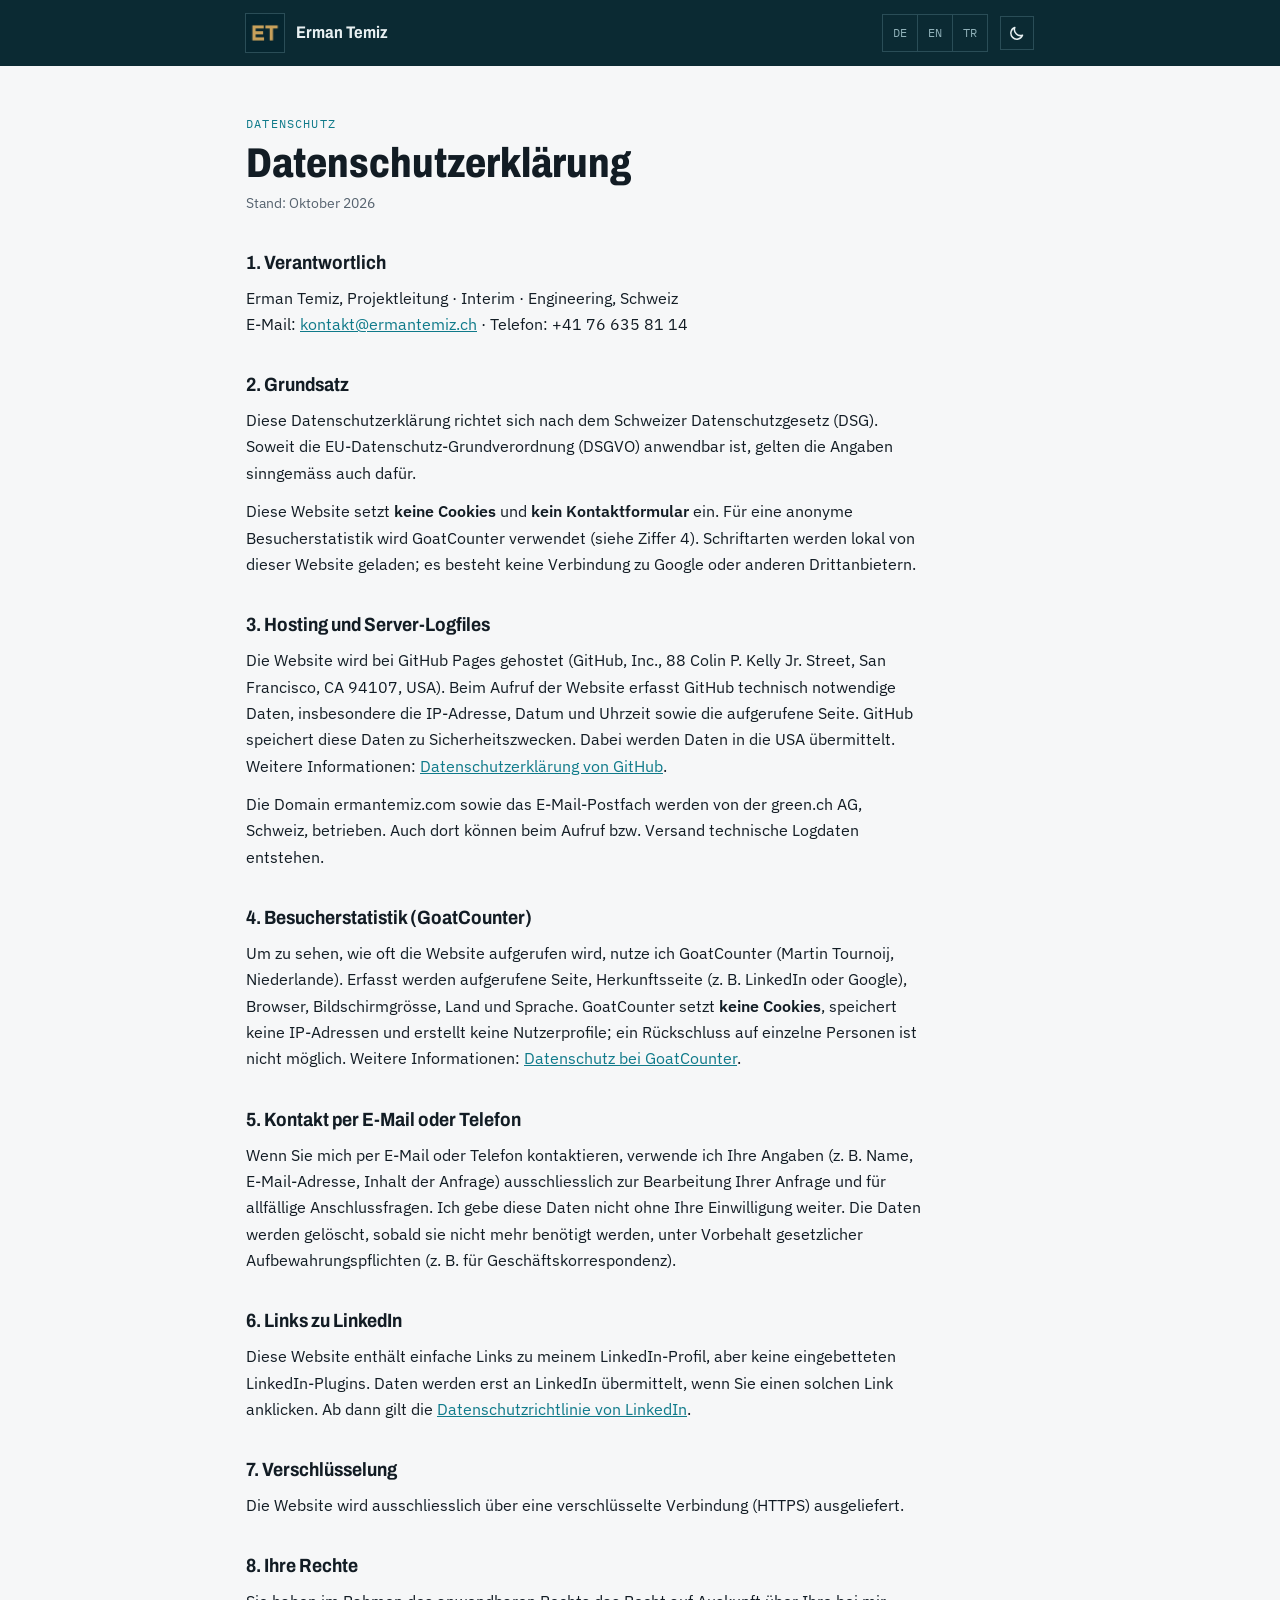
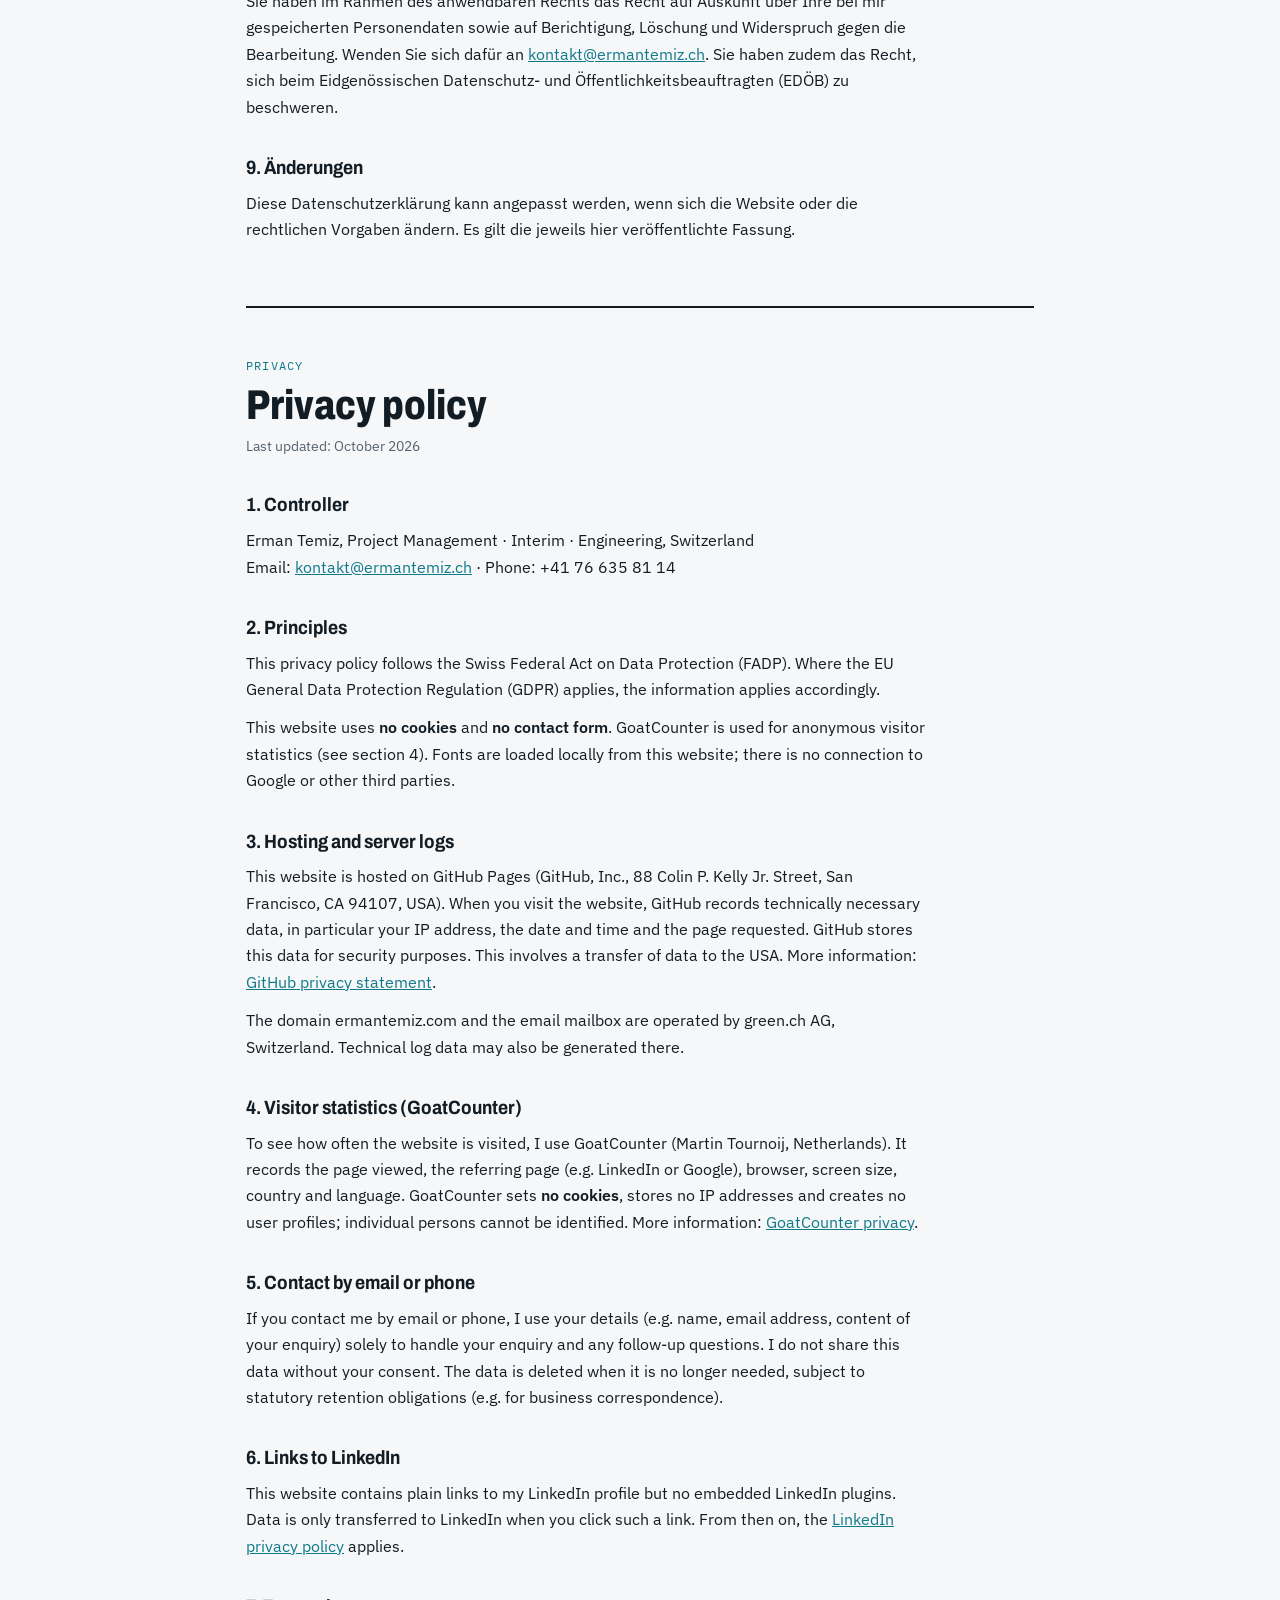
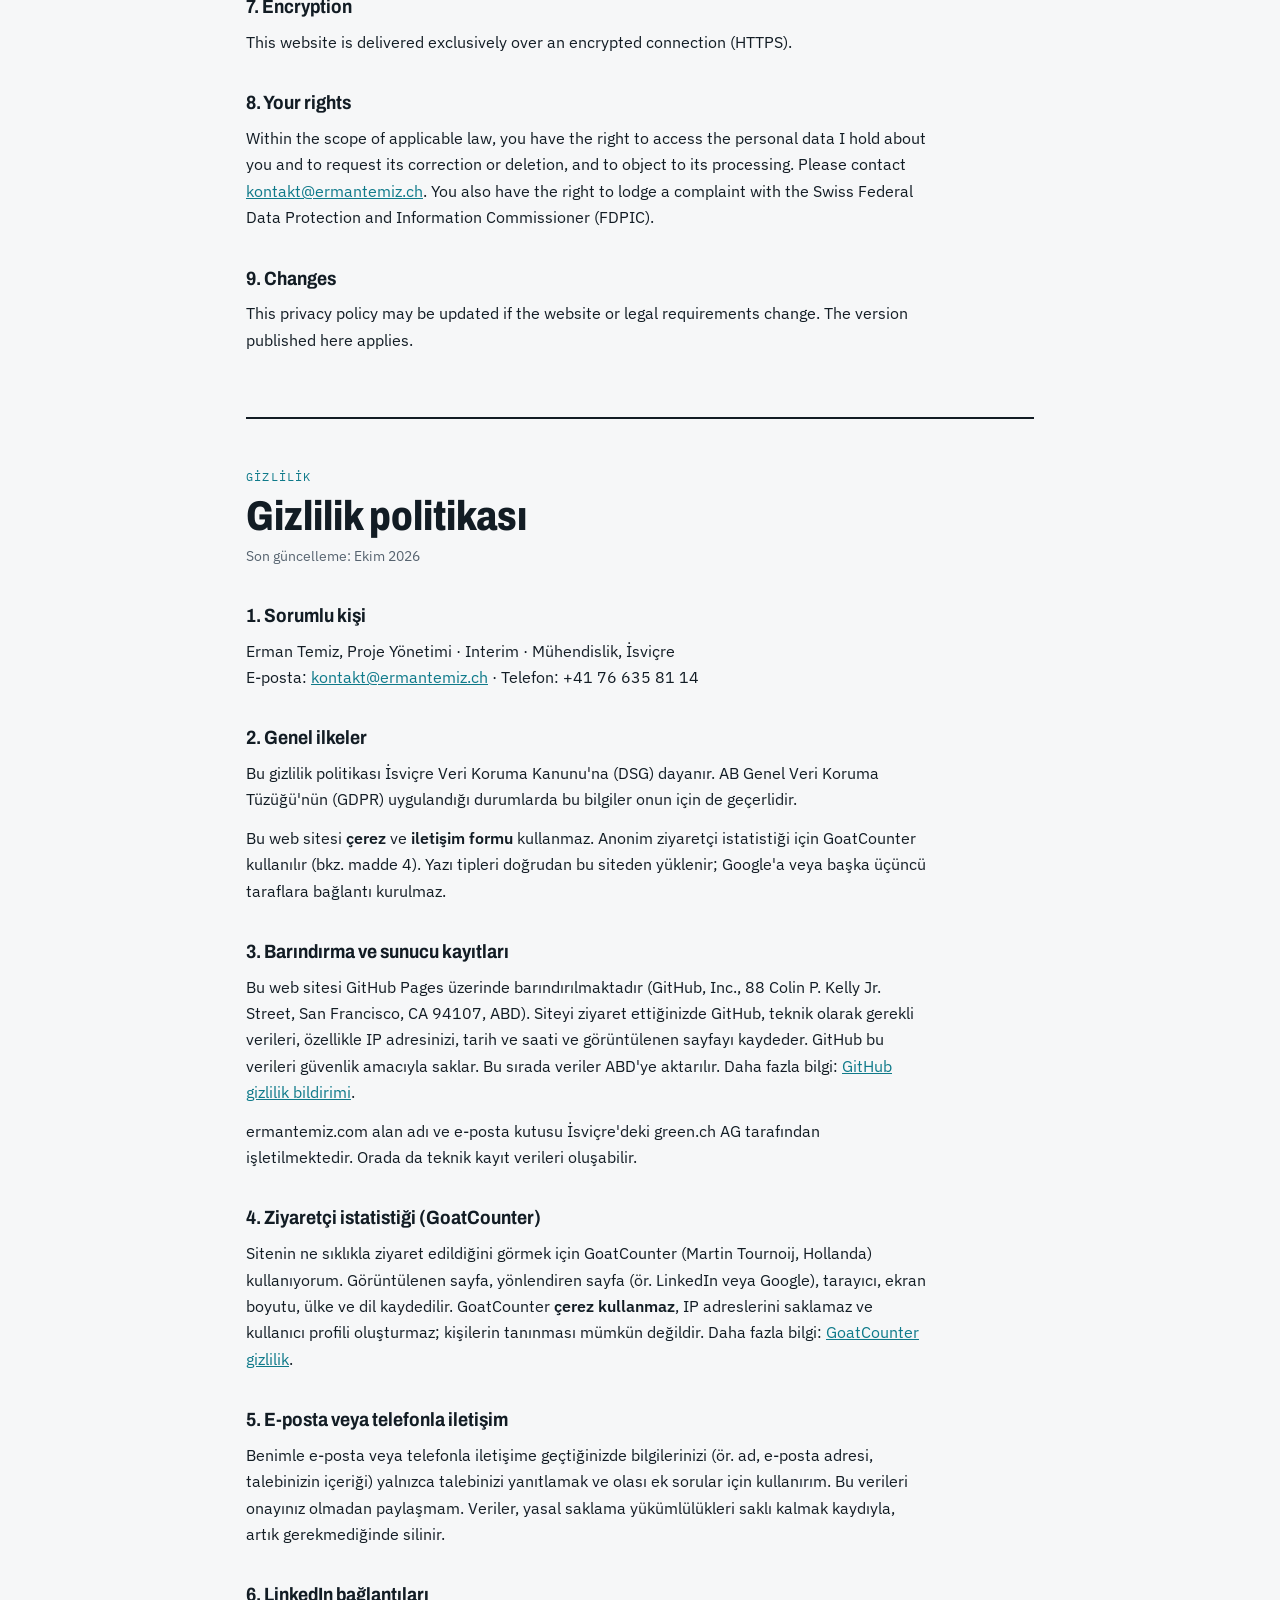
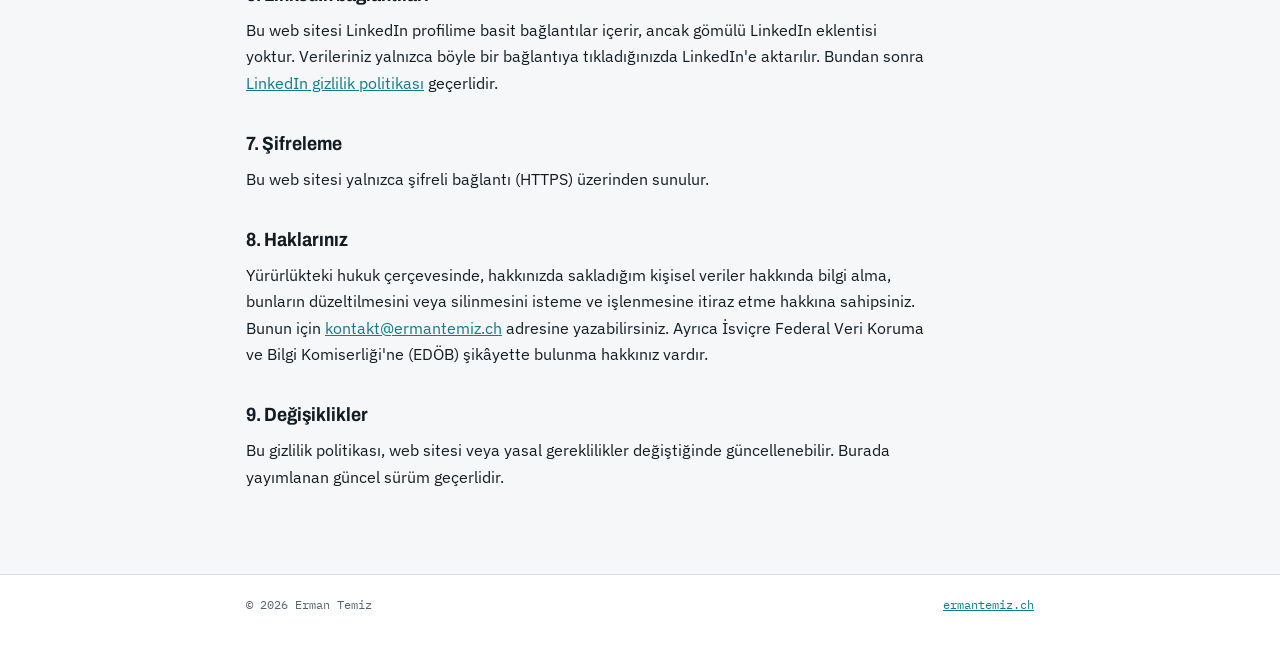
<file: datenschutz.html>
<!doctype html>
<html lang="de">
<head>
<meta charset="utf-8">
<meta name="viewport" content="width=device-width, initial-scale=1, viewport-fit=cover">
<title>Datenschutzerklärung · Erman Temiz</title>
<meta name="robots" content="noindex">
<link rel="icon" href="/favicon.ico" sizes="any">
<link rel="icon" type="image/png" sizes="32x32" href="/favicon-32.png">
<link rel="apple-touch-icon" href="/apple-touch-icon.png">
<link rel="stylesheet" href="fonts/fonts.css">
<script>try{var t=localStorage.getItem("theme");if(t==="dark"||t==="light")document.documentElement.dataset.theme=t}catch(e){}</script>
<style>
:root{--bg:#F6F7F8;--surface:#FFFFFF;--ink:#121C24;--muted:#56636F;--line:#D8DEE3;--band:#0B2A33;--band-ink:#E8F0F2;--band-muted:#8FB0B8;--accent:#0F7A8A;--signal:#E0A526;
--display:"Archivo","Arial Narrow",Arial,sans-serif;--body:"IBM Plex Sans",-apple-system,"Segoe UI",Roboto,sans-serif;--mono:"IBM Plex Mono",ui-monospace,Menlo,Consolas,monospace}
@media (prefers-color-scheme:dark){:root:not([data-theme="light"]){--bg:#0C1418;--surface:#121D22;--ink:#E5ECEF;--muted:#9AAAB2;--line:#26363D;--band:#081E25;--band-muted:#86A7AF;--accent:#4FB9C8;--signal:#F0B946;color-scheme:dark}}
:root[data-theme="dark"]{--bg:#0C1418;--surface:#121D22;--ink:#E5ECEF;--muted:#9AAAB2;--line:#26363D;--band:#081E25;--band-muted:#86A7AF;--accent:#4FB9C8;--signal:#F0B946;color-scheme:dark}
:root{--band-line:#2A4D57}
.theme-btn[hidden]{display:none}
.hdr-r{display:flex;align-items:center;gap:12px}
.theme-btn{display:inline-grid;place-items:center;width:34px;height:34px;padding:0;border:1px solid var(--band-line);background:transparent;color:var(--band-ink);cursor:pointer;transition:border-color .15s;flex:none}
.theme-btn:hover{border-color:var(--band-ink)}
.theme-btn svg{width:16px;height:16px;display:block}
.theme-btn .i-sun{display:none}
:root[data-theme="dark"] .theme-btn .i-sun{display:block}:root[data-theme="dark"] .theme-btn .i-moon{display:none}
@media (prefers-color-scheme:dark){:root:not([data-theme="light"]) .theme-btn .i-sun{display:block}:root:not([data-theme="light"]) .theme-btn .i-moon{display:none}}
*{box-sizing:border-box}
html,body{margin:0}
body{background:var(--bg);color:var(--ink);font-family:var(--body);font-size:16px;line-height:1.65}
a{color:var(--accent)}
:focus-visible{outline:2px solid var(--signal);outline-offset:3px}
.wrap{max-width:820px;margin:0 auto;padding-left:max(16px,env(safe-area-inset-left,0px));padding-right:max(16px,env(safe-area-inset-right,0px))}
header{background:var(--band);color:var(--band-ink)}
header .wrap{display:flex;align-items:center;justify-content:space-between;gap:16px;padding-block:14px;flex-wrap:wrap}
.logo{display:flex;align-items:center;gap:12px;color:inherit;text-decoration:none}
.mark{width:38px;height:38px;border:1.5px solid var(--band-ink);display:grid;place-items:center;font-family:var(--display);font-weight:800;font-stretch:75%;font-size:1rem;position:relative}
.mark::after{content:"";position:absolute;right:-1.5px;bottom:-1.5px;width:9px;height:9px;background:var(--signal)}
.logo b{font-family:var(--display);font-weight:700;font-stretch:85%;font-size:1.05rem}
.langs{display:flex;border:1px solid #2A4D57}
.langs a{font-family:var(--mono);font-size:.74rem;padding:8px 10px;color:var(--band-muted);text-decoration:none}
.langs a + a{border-left:1px solid #2A4D57}
.langs a:hover{color:var(--band-ink)}
main{padding-block:48px 72px}
section + section{margin-top:64px;padding-top:48px;border-top:2px solid var(--ink)}
.kicker{font-family:var(--mono);font-size:.74rem;letter-spacing:.1em;text-transform:uppercase;color:var(--accent)}
h1{font-family:var(--display);font-weight:800;font-stretch:80%;font-size:clamp(1.8rem,4vw,2.6rem);line-height:1.05;margin:8px 0 6px;text-wrap:balance}
h2{font-family:var(--display);font-weight:700;font-stretch:88%;font-size:1.2rem;margin:32px 0 6px}
p,ul{margin:0 0 12px;max-width:68ch}
ul{padding-left:20px}
.meta{color:var(--muted);font-size:.9rem}
footer{border-top:1px solid var(--line);background:var(--surface)}
footer .wrap{padding-block:20px 32px;font-family:var(--mono);font-size:.74rem;color:var(--muted);display:flex;justify-content:space-between;gap:12px;flex-wrap:wrap}
</style>
</head>
<body>
<header>
  <div class="wrap">
    <a class="logo" href="https://ermantemiz.ch/"><img src="img/logo-et-160.png" width="38" height="38" alt="" style="display:block;outline:1px solid #2A4D57"><b>Erman Temiz</b></a>
    <div class="hdr-r"><nav class="langs" aria-label="Sprache / Language / Dil"><a href="#de" lang="de">DE</a><a href="#en" lang="en">EN</a><a href="#tr" lang="tr">TR</a></nav><button class="theme-btn" type="button" id="themeToggle" aria-label="Hell-/Dunkelmodus umschalten" title="Hell-/Dunkelmodus umschalten" hidden><svg class="i-moon" viewBox="0 0 16 16" aria-hidden="true"><path d="M13.5 10.2A6 6 0 0 1 5.8 2.5a6 6 0 1 0 7.7 7.7z" fill="none" stroke="currentColor" stroke-width="1.5" stroke-linejoin="round"/></svg><svg class="i-sun" viewBox="0 0 16 16" aria-hidden="true"><circle cx="8" cy="8" r="3" fill="none" stroke="currentColor" stroke-width="1.5"/><path d="M8 1v2M8 13v2M1 8h2M13 8h2M3 3l1.4 1.4M11.6 11.6 13 13M3 13l1.4-1.4M11.6 4.4 13 3" stroke="currentColor" stroke-width="1.5" stroke-linecap="round"/></svg></button></div>
  </div>
</header>

<main class="wrap">

<section id="de" lang="de">
  <div class="kicker">Datenschutz</div>
  <h1>Datenschutzerklärung</h1>
  <p class="meta">Stand: Oktober 2026</p>

  <h2>1. Verantwortlich</h2>
  <p>Erman Temiz, Projektleitung · Interim · Engineering, Schweiz<br>E-Mail: <a href="mailto:kontakt@ermantemiz.ch">kontakt@ermantemiz.ch</a> · Telefon: +41 76 635 81 14</p>

  <h2>2. Grundsatz</h2>
  <p>Diese Datenschutzerklärung richtet sich nach dem Schweizer Datenschutzgesetz (DSG). Soweit die EU-Datenschutz-Grundverordnung (DSGVO) anwendbar ist, gelten die Angaben sinngemäss auch dafür.</p>
  <p>Diese Website setzt <strong>keine Cookies</strong> und <strong>kein Kontaktformular</strong> ein. Für eine anonyme Besucherstatistik wird GoatCounter verwendet (siehe Ziffer 4). Schriftarten werden lokal von dieser Website geladen; es besteht keine Verbindung zu Google oder anderen Drittanbietern.</p>

  <h2>3. Hosting und Server-Logfiles</h2>
  <p>Die Website wird bei GitHub Pages gehostet (GitHub, Inc., 88 Colin P. Kelly Jr. Street, San Francisco, CA 94107, USA). Beim Aufruf der Website erfasst GitHub technisch notwendige Daten, insbesondere die IP-Adresse, Datum und Uhrzeit sowie die aufgerufene Seite. GitHub speichert diese Daten zu Sicherheitszwecken. Dabei werden Daten in die USA übermittelt. Weitere Informationen: <a href="https://docs.github.com/de/site-policy/privacy-policies/github-general-privacy-statement" target="_blank" rel="noopener">Datenschutzerklärung von GitHub</a>.</p>
  <p>Die Domain ermantemiz.com sowie das E-Mail-Postfach werden von der green.ch AG, Schweiz, betrieben. Auch dort können beim Aufruf bzw. Versand technische Logdaten entstehen.</p>

  <h2>4. Besucherstatistik (GoatCounter)</h2>
  <p>Um zu sehen, wie oft die Website aufgerufen wird, nutze ich GoatCounter (Martin Tournoij, Niederlande). Erfasst werden aufgerufene Seite, Herkunftsseite (z. B. LinkedIn oder Google), Browser, Bildschirmgrösse, Land und Sprache. GoatCounter setzt <strong>keine Cookies</strong>, speichert keine IP-Adressen und erstellt keine Nutzerprofile; ein Rückschluss auf einzelne Personen ist nicht möglich. Weitere Informationen: <a href="https://www.goatcounter.com/help/privacy" target="_blank" rel="noopener">Datenschutz bei GoatCounter</a>.</p>

  <h2>5. Kontakt per E-Mail oder Telefon</h2>
  <p>Wenn Sie mich per E-Mail oder Telefon kontaktieren, verwende ich Ihre Angaben (z. B. Name, E-Mail-Adresse, Inhalt der Anfrage) ausschliesslich zur Bearbeitung Ihrer Anfrage und für allfällige Anschlussfragen. Ich gebe diese Daten nicht ohne Ihre Einwilligung weiter. Die Daten werden gelöscht, sobald sie nicht mehr benötigt werden, unter Vorbehalt gesetzlicher Aufbewahrungspflichten (z. B. für Geschäftskorrespondenz).</p>

  <h2>6. Links zu LinkedIn</h2>
  <p>Diese Website enthält einfache Links zu meinem LinkedIn-Profil, aber keine eingebetteten LinkedIn-Plugins. Daten werden erst an LinkedIn übermittelt, wenn Sie einen solchen Link anklicken. Ab dann gilt die <a href="https://www.linkedin.com/legal/privacy-policy" target="_blank" rel="noopener">Datenschutzrichtlinie von LinkedIn</a>.</p>

  <h2>7. Verschlüsselung</h2>
  <p>Die Website wird ausschliesslich über eine verschlüsselte Verbindung (HTTPS) ausgeliefert.</p>

  <h2>8. Ihre Rechte</h2>
  <p>Sie haben im Rahmen des anwendbaren Rechts das Recht auf Auskunft über Ihre bei mir gespeicherten Personendaten sowie auf Berichtigung, Löschung und Widerspruch gegen die Bearbeitung. Wenden Sie sich dafür an <a href="mailto:kontakt@ermantemiz.ch">kontakt@ermantemiz.ch</a>. Sie haben zudem das Recht, sich beim Eidgenössischen Datenschutz- und Öffentlichkeitsbeauftragten (EDÖB) zu beschweren.</p>

  <h2>9. Änderungen</h2>
  <p>Diese Datenschutzerklärung kann angepasst werden, wenn sich die Website oder die rechtlichen Vorgaben ändern. Es gilt die jeweils hier veröffentlichte Fassung.</p>
</section>

<section id="en" lang="en">
  <div class="kicker">Privacy</div>
  <h1>Privacy policy</h1>
  <p class="meta">Last updated: October 2026</p>

  <h2>1. Controller</h2>
  <p>Erman Temiz, Project Management · Interim · Engineering, Switzerland<br>Email: <a href="mailto:kontakt@ermantemiz.ch">kontakt@ermantemiz.ch</a> · Phone: +41 76 635 81 14</p>

  <h2>2. Principles</h2>
  <p>This privacy policy follows the Swiss Federal Act on Data Protection (FADP). Where the EU General Data Protection Regulation (GDPR) applies, the information applies accordingly.</p>
  <p>This website uses <strong>no cookies</strong> and <strong>no contact form</strong>. GoatCounter is used for anonymous visitor statistics (see section 4). Fonts are loaded locally from this website; there is no connection to Google or other third parties.</p>

  <h2>3. Hosting and server logs</h2>
  <p>This website is hosted on GitHub Pages (GitHub, Inc., 88 Colin P. Kelly Jr. Street, San Francisco, CA 94107, USA). When you visit the website, GitHub records technically necessary data, in particular your IP address, the date and time and the page requested. GitHub stores this data for security purposes. This involves a transfer of data to the USA. More information: <a href="https://docs.github.com/en/site-policy/privacy-policies/github-general-privacy-statement" target="_blank" rel="noopener">GitHub privacy statement</a>.</p>
  <p>The domain ermantemiz.com and the email mailbox are operated by green.ch AG, Switzerland. Technical log data may also be generated there.</p>

  <h2>4. Visitor statistics (GoatCounter)</h2>
  <p>To see how often the website is visited, I use GoatCounter (Martin Tournoij, Netherlands). It records the page viewed, the referring page (e.g. LinkedIn or Google), browser, screen size, country and language. GoatCounter sets <strong>no cookies</strong>, stores no IP addresses and creates no user profiles; individual persons cannot be identified. More information: <a href="https://www.goatcounter.com/help/privacy" target="_blank" rel="noopener">GoatCounter privacy</a>.</p>

  <h2>5. Contact by email or phone</h2>
  <p>If you contact me by email or phone, I use your details (e.g. name, email address, content of your enquiry) solely to handle your enquiry and any follow-up questions. I do not share this data without your consent. The data is deleted when it is no longer needed, subject to statutory retention obligations (e.g. for business correspondence).</p>

  <h2>6. Links to LinkedIn</h2>
  <p>This website contains plain links to my LinkedIn profile but no embedded LinkedIn plugins. Data is only transferred to LinkedIn when you click such a link. From then on, the <a href="https://www.linkedin.com/legal/privacy-policy" target="_blank" rel="noopener">LinkedIn privacy policy</a> applies.</p>

  <h2>7. Encryption</h2>
  <p>This website is delivered exclusively over an encrypted connection (HTTPS).</p>

  <h2>8. Your rights</h2>
  <p>Within the scope of applicable law, you have the right to access the personal data I hold about you and to request its correction or deletion, and to object to its processing. Please contact <a href="mailto:kontakt@ermantemiz.ch">kontakt@ermantemiz.ch</a>. You also have the right to lodge a complaint with the Swiss Federal Data Protection and Information Commissioner (FDPIC).</p>

  <h2>9. Changes</h2>
  <p>This privacy policy may be updated if the website or legal requirements change. The version published here applies.</p>
</section>

<section id="tr" lang="tr">
  <div class="kicker">Gizlilik</div>
  <h1>Gizlilik politikası</h1>
  <p class="meta">Son güncelleme: Ekim 2026</p>

  <h2>1. Sorumlu kişi</h2>
  <p>Erman Temiz, Proje Yönetimi · Interim · Mühendislik, İsviçre<br>E-posta: <a href="mailto:kontakt@ermantemiz.ch">kontakt@ermantemiz.ch</a> · Telefon: +41 76 635 81 14</p>

  <h2>2. Genel ilkeler</h2>
  <p>Bu gizlilik politikası İsviçre Veri Koruma Kanunu'na (DSG) dayanır. AB Genel Veri Koruma Tüzüğü'nün (GDPR) uygulandığı durumlarda bu bilgiler onun için de geçerlidir.</p>
  <p>Bu web sitesi <strong>çerez</strong> ve <strong>iletişim formu</strong> kullanmaz. Anonim ziyaretçi istatistiği için GoatCounter kullanılır (bkz. madde 4). Yazı tipleri doğrudan bu siteden yüklenir; Google'a veya başka üçüncü taraflara bağlantı kurulmaz.</p>

  <h2>3. Barındırma ve sunucu kayıtları</h2>
  <p>Bu web sitesi GitHub Pages üzerinde barındırılmaktadır (GitHub, Inc., 88 Colin P. Kelly Jr. Street, San Francisco, CA 94107, ABD). Siteyi ziyaret ettiğinizde GitHub, teknik olarak gerekli verileri, özellikle IP adresinizi, tarih ve saati ve görüntülenen sayfayı kaydeder. GitHub bu verileri güvenlik amacıyla saklar. Bu sırada veriler ABD'ye aktarılır. Daha fazla bilgi: <a href="https://docs.github.com/en/site-policy/privacy-policies/github-general-privacy-statement" target="_blank" rel="noopener">GitHub gizlilik bildirimi</a>.</p>
  <p>ermantemiz.com alan adı ve e-posta kutusu İsviçre'deki green.ch AG tarafından işletilmektedir. Orada da teknik kayıt verileri oluşabilir.</p>

  <h2>4. Ziyaretçi istatistiği (GoatCounter)</h2>
  <p>Sitenin ne sıklıkla ziyaret edildiğini görmek için GoatCounter (Martin Tournoij, Hollanda) kullanıyorum. Görüntülenen sayfa, yönlendiren sayfa (ör. LinkedIn veya Google), tarayıcı, ekran boyutu, ülke ve dil kaydedilir. GoatCounter <strong>çerez kullanmaz</strong>, IP adreslerini saklamaz ve kullanıcı profili oluşturmaz; kişilerin tanınması mümkün değildir. Daha fazla bilgi: <a href="https://www.goatcounter.com/help/privacy" target="_blank" rel="noopener">GoatCounter gizlilik</a>.</p>

  <h2>5. E-posta veya telefonla iletişim</h2>
  <p>Benimle e-posta veya telefonla iletişime geçtiğinizde bilgilerinizi (ör. ad, e-posta adresi, talebinizin içeriği) yalnızca talebinizi yanıtlamak ve olası ek sorular için kullanırım. Bu verileri onayınız olmadan paylaşmam. Veriler, yasal saklama yükümlülükleri saklı kalmak kaydıyla, artık gerekmediğinde silinir.</p>

  <h2>6. LinkedIn bağlantıları</h2>
  <p>Bu web sitesi LinkedIn profilime basit bağlantılar içerir, ancak gömülü LinkedIn eklentisi yoktur. Verileriniz yalnızca böyle bir bağlantıya tıkladığınızda LinkedIn'e aktarılır. Bundan sonra <a href="https://www.linkedin.com/legal/privacy-policy" target="_blank" rel="noopener">LinkedIn gizlilik politikası</a> geçerlidir.</p>

  <h2>7. Şifreleme</h2>
  <p>Bu web sitesi yalnızca şifreli bağlantı (HTTPS) üzerinden sunulur.</p>

  <h2>8. Haklarınız</h2>
  <p>Yürürlükteki hukuk çerçevesinde, hakkınızda sakladığım kişisel veriler hakkında bilgi alma, bunların düzeltilmesini veya silinmesini isteme ve işlenmesine itiraz etme hakkına sahipsiniz. Bunun için <a href="mailto:kontakt@ermantemiz.ch">kontakt@ermantemiz.ch</a> adresine yazabilirsiniz. Ayrıca İsviçre Federal Veri Koruma ve Bilgi Komiserliği'ne (EDÖB) şikâyette bulunma hakkınız vardır.</p>

  <h2>9. Değişiklikler</h2>
  <p>Bu gizlilik politikası, web sitesi veya yasal gereklilikler değiştiğinde güncellenebilir. Burada yayımlanan güncel sürüm geçerlidir.</p>
</section>

</main>

<footer>
  <div class="wrap"><span>© 2026 Erman Temiz</span><a href="https://ermantemiz.ch/">ermantemiz.ch</a></div>
</footer>
<script data-goatcounter="https://ermantemiz.goatcounter.com/count" async src="https://gc.zgo.at/count.js"></script>
<script>
(function(){
  var b=document.getElementById('themeToggle');if(!b)return;
  var r=document.documentElement,mq=matchMedia('(prefers-color-scheme: dark)');
  function cur(){return r.dataset.theme||(mq.matches?'dark':'light')}
  function sync(){b.setAttribute('aria-pressed',cur()==='dark'?'true':'false')}
  b.hidden=false;sync();
  b.addEventListener('click',function(){
    var n=cur()==='dark'?'light':'dark';r.dataset.theme=n;
    try{localStorage.setItem('theme',n)}catch(e){}
    sync();
  });
  mq.addEventListener&&mq.addEventListener('change',sync);
})();
</script>
</body>
</html>
</file>
<file: fonts/fonts.css>
/* archivo-latin-ext-wdth-normal */
@font-face {
  font-family: 'Archivo';
  font-style: normal;
  font-display: swap;
  font-weight: 100 900;
  font-stretch: 62% 125%;
  src: url(archivo-latin-ext-wdth-normal.woff2) format('woff2');
  unicode-range: U+0100-02BA,U+02BD-02C5,U+02C7-02CC,U+02CE-02D7,U+02DD-02FF,U+0304,U+0308,U+0329,U+1D00-1DBF,U+1E00-1E9F,U+1EF2-1EFF,U+2020,U+20A0-20AB,U+20AD-20C0,U+2113,U+2C60-2C7F,U+A720-A7FF;
}
/* archivo-latin-wdth-normal */
@font-face {
  font-family: 'Archivo';
  font-style: normal;
  font-display: swap;
  font-weight: 100 900;
  font-stretch: 62% 125%;
  src: url(archivo-latin-wdth-normal.woff2) format('woff2');
  unicode-range: U+0000-00FF,U+0131,U+0152-0153,U+02BB-02BC,U+02C6,U+02DA,U+02DC,U+0304,U+0308,U+0329,U+2000-206F,U+20AC,U+2122,U+2191,U+2193,U+2212,U+2215,U+FEFF,U+FFFD;
}
/* ibm-plex-sans-latin-ext-400-normal */
@font-face {
  font-family: 'IBM Plex Sans';
  font-style: normal;
  font-display: swap;
  font-weight: 400;
  src: url(ibm-plex-sans-latin-ext-400-normal.woff2) format('woff2'), url(ibm-plex-sans-latin-ext-400-normal.woff) format('woff');
  unicode-range: U+0100-02BA,U+02BD-02C5,U+02C7-02CC,U+02CE-02D7,U+02DD-02FF,U+0304,U+0308,U+0329,U+1D00-1DBF,U+1E00-1E9F,U+1EF2-1EFF,U+2020,U+20A0-20AB,U+20AD-20C0,U+2113,U+2C60-2C7F,U+A720-A7FF;
}
/* ibm-plex-sans-latin-400-normal */
@font-face {
  font-family: 'IBM Plex Sans';
  font-style: normal;
  font-display: swap;
  font-weight: 400;
  src: url(ibm-plex-sans-latin-400-normal.woff2) format('woff2'), url(ibm-plex-sans-latin-400-normal.woff) format('woff');
  unicode-range: U+0000-00FF,U+0131,U+0152-0153,U+02BB-02BC,U+02C6,U+02DA,U+02DC,U+0304,U+0308,U+0329,U+2000-206F,U+20AC,U+2122,U+2191,U+2193,U+2212,U+2215,U+FEFF,U+FFFD;
}
/* ibm-plex-sans-latin-ext-500-normal */
@font-face {
  font-family: 'IBM Plex Sans';
  font-style: normal;
  font-display: swap;
  font-weight: 500;
  src: url(ibm-plex-sans-latin-ext-500-normal.woff2) format('woff2'), url(ibm-plex-sans-latin-ext-500-normal.woff) format('woff');
  unicode-range: U+0100-02BA,U+02BD-02C5,U+02C7-02CC,U+02CE-02D7,U+02DD-02FF,U+0304,U+0308,U+0329,U+1D00-1DBF,U+1E00-1E9F,U+1EF2-1EFF,U+2020,U+20A0-20AB,U+20AD-20C0,U+2113,U+2C60-2C7F,U+A720-A7FF;
}
/* ibm-plex-sans-latin-500-normal */
@font-face {
  font-family: 'IBM Plex Sans';
  font-style: normal;
  font-display: swap;
  font-weight: 500;
  src: url(ibm-plex-sans-latin-500-normal.woff2) format('woff2'), url(ibm-plex-sans-latin-500-normal.woff) format('woff');
  unicode-range: U+0000-00FF,U+0131,U+0152-0153,U+02BB-02BC,U+02C6,U+02DA,U+02DC,U+0304,U+0308,U+0329,U+2000-206F,U+20AC,U+2122,U+2191,U+2193,U+2212,U+2215,U+FEFF,U+FFFD;
}
/* ibm-plex-sans-latin-ext-600-normal */
@font-face {
  font-family: 'IBM Plex Sans';
  font-style: normal;
  font-display: swap;
  font-weight: 600;
  src: url(ibm-plex-sans-latin-ext-600-normal.woff2) format('woff2'), url(ibm-plex-sans-latin-ext-600-normal.woff) format('woff');
  unicode-range: U+0100-02BA,U+02BD-02C5,U+02C7-02CC,U+02CE-02D7,U+02DD-02FF,U+0304,U+0308,U+0329,U+1D00-1DBF,U+1E00-1E9F,U+1EF2-1EFF,U+2020,U+20A0-20AB,U+20AD-20C0,U+2113,U+2C60-2C7F,U+A720-A7FF;
}
/* ibm-plex-sans-latin-600-normal */
@font-face {
  font-family: 'IBM Plex Sans';
  font-style: normal;
  font-display: swap;
  font-weight: 600;
  src: url(ibm-plex-sans-latin-600-normal.woff2) format('woff2'), url(ibm-plex-sans-latin-600-normal.woff) format('woff');
  unicode-range: U+0000-00FF,U+0131,U+0152-0153,U+02BB-02BC,U+02C6,U+02DA,U+02DC,U+0304,U+0308,U+0329,U+2000-206F,U+20AC,U+2122,U+2191,U+2193,U+2212,U+2215,U+FEFF,U+FFFD;
}
/* ibm-plex-mono-latin-ext-400-normal */
@font-face {
  font-family: 'IBM Plex Mono';
  font-style: normal;
  font-display: swap;
  font-weight: 400;
  src: url(ibm-plex-mono-latin-ext-400-normal.woff2) format('woff2'), url(ibm-plex-mono-latin-ext-400-normal.woff) format('woff');
  unicode-range: U+0100-02BA,U+02BD-02C5,U+02C7-02CC,U+02CE-02D7,U+02DD-02FF,U+0304,U+0308,U+0329,U+1D00-1DBF,U+1E00-1E9F,U+1EF2-1EFF,U+2020,U+20A0-20AB,U+20AD-20C0,U+2113,U+2C60-2C7F,U+A720-A7FF;
}
/* ibm-plex-mono-latin-400-normal */
@font-face {
  font-family: 'IBM Plex Mono';
  font-style: normal;
  font-display: swap;
  font-weight: 400;
  src: url(ibm-plex-mono-latin-400-normal.woff2) format('woff2'), url(ibm-plex-mono-latin-400-normal.woff) format('woff');
  unicode-range: U+0000-00FF,U+0131,U+0152-0153,U+02BB-02BC,U+02C6,U+02DA,U+02DC,U+0304,U+0308,U+0329,U+2000-206F,U+20AC,U+2122,U+2191,U+2193,U+2212,U+2215,U+FEFF,U+FFFD;
}
/* ibm-plex-mono-latin-ext-500-normal */
@font-face {
  font-family: 'IBM Plex Mono';
  font-style: normal;
  font-display: swap;
  font-weight: 500;
  src: url(ibm-plex-mono-latin-ext-500-normal.woff2) format('woff2'), url(ibm-plex-mono-latin-ext-500-normal.woff) format('woff');
  unicode-range: U+0100-02BA,U+02BD-02C5,U+02C7-02CC,U+02CE-02D7,U+02DD-02FF,U+0304,U+0308,U+0329,U+1D00-1DBF,U+1E00-1E9F,U+1EF2-1EFF,U+2020,U+20A0-20AB,U+20AD-20C0,U+2113,U+2C60-2C7F,U+A720-A7FF;
}
/* ibm-plex-mono-latin-500-normal */
@font-face {
  font-family: 'IBM Plex Mono';
  font-style: normal;
  font-display: swap;
  font-weight: 500;
  src: url(ibm-plex-mono-latin-500-normal.woff2) format('woff2'), url(ibm-plex-mono-latin-500-normal.woff) format('woff');
  unicode-range: U+0000-00FF,U+0131,U+0152-0153,U+02BB-02BC,U+02C6,U+02DA,U+02DC,U+0304,U+0308,U+0329,U+2000-206F,U+20AC,U+2122,U+2191,U+2193,U+2212,U+2215,U+FEFF,U+FFFD;
}
</file>
